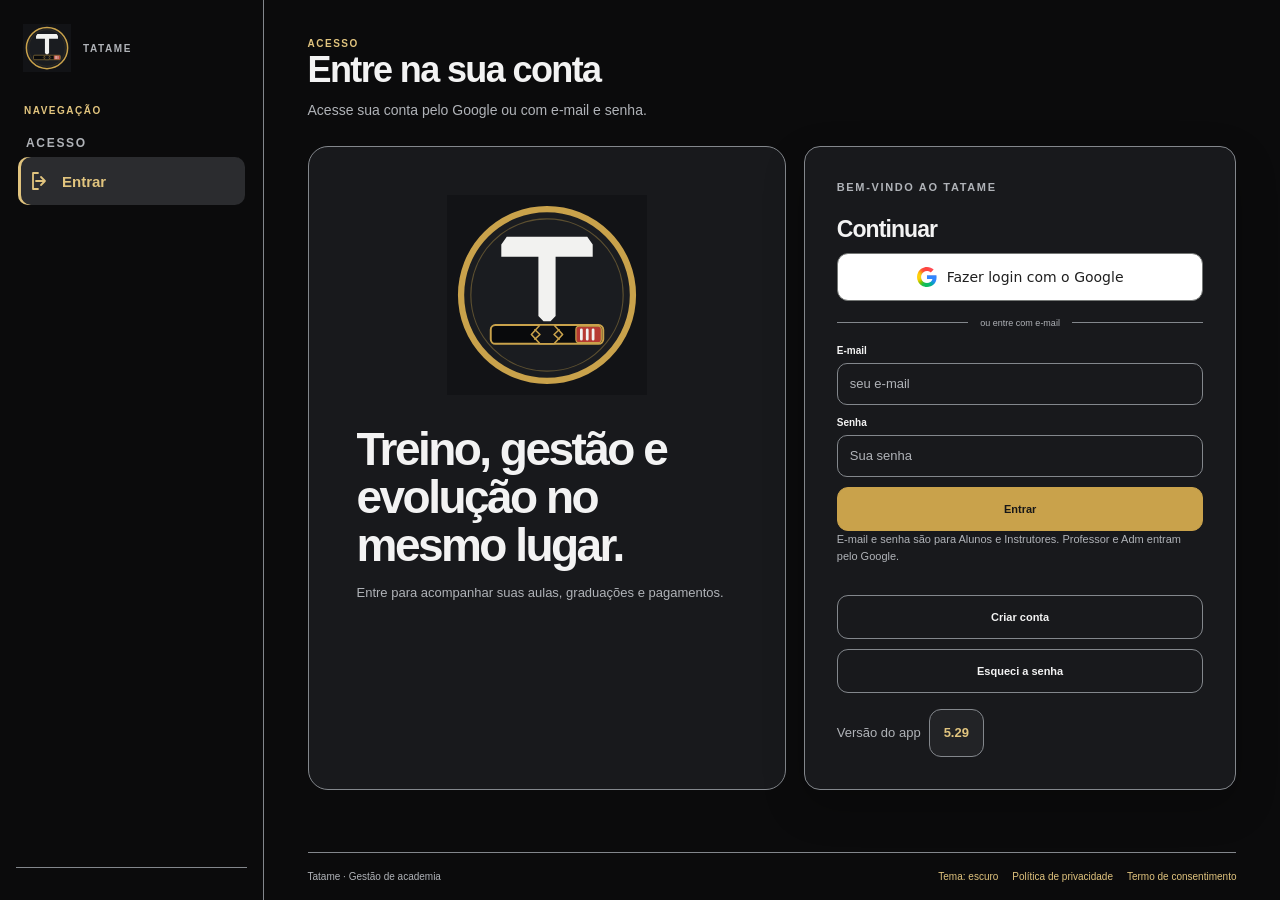
<file: index.html>
<!doctype html>
<html lang="pt-BR">
<head>
  <meta charset="utf-8">
  <meta name="viewport" content="width=device-width, initial-scale=1, viewport-fit=cover">
  <meta name="theme-color" content="#0b0b0c">
  <meta name="apple-mobile-web-app-capable" content="yes">
  <meta name="apple-mobile-web-app-status-bar-style" content="black">
  <meta name="apple-mobile-web-app-title" content="Tatame">
  <title>Tatame | Gestão de academia</title>
  <link rel="manifest" href="manifest.webmanifest">
  <link rel="apple-touch-icon" sizes="180x180" href="assets/logos/apple-touch-icon.png">
  <link rel="apple-touch-icon" sizes="512x512" href="assets/logos/tatame-icone-escudo-512.png">
  <link rel="stylesheet" href="css/app.css">
  <script src="js/vendor/supabase-2.49.8.js" defer></script>
  <script src="js/config.js" defer></script>
  <script src="js/exportar.js" defer></script>
  <script src="js/app.js" defer></script>
  <script src="js/offline.js" defer></script>
  <script>
    if ("serviceWorker" in navigator) {
      const hadServiceWorkerController = Boolean(navigator.serviceWorker.controller);
      let refreshingForServiceWorker = false;
      window.__tatameUpdatingApp = false;
      navigator.serviceWorker.addEventListener("controllerchange", () => {
        if (!hadServiceWorkerController || refreshingForServiceWorker || window.__tatameUpdatingApp) return;
        refreshingForServiceWorker = true;
        window.location.reload();
      });
      window.addEventListener("load", () => {
        navigator.serviceWorker.register("./sw.js").catch((error) => {
          console.warn("Não foi possível registrar o service worker.", error);
        });
      }, { once: true });
    }
  </script>
</head>
<body class="tatame-app" data-theme="dark">
  <div class="notice notice--info" id="offline-notice" role="status" aria-live="polite" hidden>
    Você está offline. Algumas funções podem não estar disponíveis.
  </div>
  <div class="app-frame">
    <aside class="app-sidebar" id="app-sidebar" aria-label="Navegação do Tatame">
      <div class="sidebar-heading">
        <a class="brand-mark" href="index.html" aria-label="Tatame — início">
          <img src="assets/logos/tatame-icone-escudo.svg" alt="">
          <span class="brand-caption">TATAME</span>
        </a>
        <button class="icon-button sidebar-close" type="button" data-close-sidebar aria-label="Fechar navegação">×</button>
      </div>
      <div class="sidebar-intro">
        <span class="eyebrow">NAVEGAÇÃO</span>
      </div>
      <nav class="screen-navigation" id="screen-navigation" aria-label="Telas por perfil"></nav>
      <div class="sidebar-footer">
        <button class="sidebar-profile-button" type="button" data-open-user-panel aria-haspopup="dialog" aria-controls="user-panel" hidden>
          <span class="sidebar-profile-avatar" aria-hidden="true"><img src="assets/avatars/avatar-masculino.jpg" alt=""></span>
          <span class="sidebar-profile-copy"><strong id="sidebar-profile-name">Conta</strong><small id="sidebar-profile-role">Perfil</small></span>
          <span class="sidebar-profile-arrow" aria-hidden="true">↗</span>
        </button>
      </div>
    </aside>

    <button class="sidebar-backdrop" id="sidebar-backdrop" type="button" aria-label="Fechar menu"></button>

    <main class="app-main">
      <header class="app-header">
        <div class="header-context">
          <button class="icon-button mobile-menu-button" id="mobile-menu-button" type="button" aria-label="Abrir navegação" aria-expanded="false" aria-controls="app-sidebar">
            <svg viewBox="0 0 24 24" fill="none" stroke="currentColor" stroke-width="1.8" stroke-linecap="round" aria-hidden="true"><path d="M4 7h16M4 12h16M4 17h16"/></svg>
          </button>
          <img class="mobile-header-logo" src="assets/logos/tatame-icone-escudo.svg" alt="">
          <div class="header-titles">
            <span class="eyebrow">TATAME</span>
            <h1 id="current-screen-title">Acesso</h1>
          </div>
        </div>
        <div class="header-actions">
          <button class="icon-button notification-button" id="notification-button" type="button" aria-label="Notificações" aria-expanded="false" aria-haspopup="dialog" aria-controls="notifications-dialog" hidden>
            <svg viewBox="0 0 24 24" fill="none" stroke="currentColor" stroke-width="1.8" stroke-linecap="round" stroke-linejoin="round" aria-hidden="true"><path d="M18 8a6 6 0 0 0-12 0c0 7-3 7-3 9h18c0-2-3-2-3-9"/><path d="M10 21h4"/></svg>
            <span class="notification-badge" id="notification-badge" aria-hidden="true" hidden></span>
          </button>
          <button class="profile-button" id="profile-button" type="button" data-open-user-panel aria-label="Abrir painel do usuário" aria-haspopup="dialog" aria-controls="user-panel" hidden>
            <span class="profile-orb" id="profile-button-avatar" aria-hidden="true"><img src="assets/avatars/avatar-masculino.jpg" alt=""></span>
            <span class="profile-button-copy"><strong>Visualizar perfil</strong><small>Sem sessão ativa</small></span>
            <span class="chevron" aria-hidden="true">⌄</span>
          </button>
        </div>
      </header>

      <section class="screen-content" id="screen-content" aria-live="polite" aria-relevant="additions text">
        <p class="loading-note">Carregando o Tatame…</p>
      </section>

      <footer class="app-footer">
        <span>Tatame · Gestão de academia</span>
        <span class="app-footer-links">
          <button class="text-link" type="button" data-theme-toggle aria-pressed="false">Tema: escuro</button>
          <a class="text-link" href="privacidade.html" data-open-privacy>Política de privacidade</a>
          <button class="text-link" type="button" data-open-terms>Termo de consentimento</button>
        </span>
      </footer>
    </main>
  </div>

  <nav class="mobile-navigation" id="mobile-navigation" aria-label="Atalhos da conta"></nav>

  <dialog class="notifications-dialog" id="notifications-dialog" aria-labelledby="notifications-title">
    <div class="notifications-heading">
      <div>
        <span class="eyebrow">AVISOS DO APP</span>
        <h2 id="notifications-title">Notificações</h2>
        <p>Mensagens e cobranças que precisam da sua atenção.</p>
      </div>
      <button class="icon-button" type="button" data-close-notifications aria-label="Fechar notificações">×</button>
    </div>
    <div class="notifications-list" id="notifications-list" aria-live="polite" aria-relevant="additions text"></div>
  </dialog>

  <dialog class="user-panel" id="user-panel" aria-labelledby="user-panel-title">
    <div class="user-panel-heading">
      <div>
        <span class="eyebrow">CONTA</span>
        <h2 id="user-panel-title">Sua conta</h2>
        <p>Seu perfil, preferências e acesso em um só lugar.</p>
      </div>
      <button class="icon-button" type="button" data-close-user-panel aria-label="Fechar painel do usuário">×</button>
    </div>
    <div class="user-panel-profile">
      <span class="user-panel-avatar" id="user-panel-avatar" aria-hidden="true"><img id="user-panel-profile-photo" src="assets/avatars/avatar-masculino.jpg" alt=""></span>
      <div class="user-panel-profile-copy">
        <strong id="user-panel-profile-name">Sem sessão ativa</strong>
        <small id="user-panel-profile-role">Perfil</small>
        <small class="user-panel-profile-academy" id="user-panel-profile-academy" hidden>Sem academia vinculada<img class="user-panel-academy-photo" id="user-panel-academy-photo" alt="" hidden></small>
      </div>
    </div>
    <div class="user-panel-links" aria-label="Perfil e aparência" role="group">
      <h3 class="user-panel-group-title">Perfil e aparência</h3>
      <button class="user-panel-link" type="button" data-screen-target="user-settings">
        <span class="user-panel-icon" aria-hidden="true"><svg viewBox="0 0 24 24" fill="none" stroke="currentColor" stroke-width="1.8" stroke-linecap="round" stroke-linejoin="round"><path d="M4 7h16M4 17h16"/><circle cx="9" cy="7" r="2"/><circle cx="15" cy="17" r="2"/></svg></span><span><strong>Dados e foto do perfil</strong><small>Gerencie seus dados e preferências</small></span><span aria-hidden="true">›</span>
      </button>
      <button class="user-panel-theme" type="button" data-theme-toggle aria-pressed="false">Tema: escuro</button>
    </div>
    <div class="user-panel-links" aria-label="Ajuda" role="group">
      <h3 class="user-panel-group-title">Ajuda e suporte</h3>
      <details class="user-panel-tutorial" id="user-panel-tutorial" hidden>
        <summary class="user-panel-link">
          <span class="user-panel-icon" aria-hidden="true"><svg viewBox="0 0 24 24" fill="none" stroke="currentColor" stroke-width="1.8" stroke-linecap="round" stroke-linejoin="round"><circle cx="12" cy="12" r="9"/><path d="M9.5 9a2.5 2.5 0 0 1 5 0c0 2-2.5 2-2.5 4M12 17h.01"/></svg></span>
          <span><strong>Tutoriais por tópico</strong><small>Escolha o que deseja consultar</small></span>
          <span aria-hidden="true">⌄</span>
        </summary>
        <div class="user-panel-tutorial-topics" id="user-panel-tutorial-topics"></div>
      </details>
      <a class="user-panel-link" href="privacidade.html" data-open-privacy>
        <span class="user-panel-icon" aria-hidden="true"><svg viewBox="0 0 24 24" fill="none" stroke="currentColor" stroke-width="1.8" stroke-linecap="round" stroke-linejoin="round"><path d="M12 3 4 6v5c0 5 3.5 8.5 8 10 4.5-1.5 8-5 8-10V6l-8-3Z"/><path d="M9 12l2 2 4-4"/></svg></span>
        <span><strong>Política de privacidade</strong><small>Como seus dados são tratados</small></span>
        <span aria-hidden="true">›</span>
      </a>
    </div>
    <div class="user-panel-links" id="daily-authorization-panel" aria-label="Diárias avulsas" role="group" hidden>
      <h3 class="user-panel-group-title">Diárias avulsas</h3>
      <details class="user-panel-tutorial">
        <summary class="user-panel-link">
          <span class="user-panel-icon" aria-hidden="true"><svg viewBox="0 0 24 24" fill="none" stroke="currentColor" stroke-width="1.8" stroke-linecap="round" stroke-linejoin="round"><rect x="4" y="5" width="16" height="15" rx="2"/><path d="M8 3v4M16 3v4M4 10h16M9 15h6"/></svg></span>
          <span><strong>Autorização de diárias</strong><small>Gerencie o registro de diárias avulsas</small></span>
          <span aria-hidden="true">⌄</span>
        </summary>
        <div class="user-panel-action">
          <p>Para ajudar no seu controle, o Tatame pode guardar os valores recebidos em diárias, sem identificar visitantes. Você decide se quer usar essa função e pode retirar sua autorização no painel da conta.</p>
          <p>As diárias ficam salvas até você excluí-las, retirar a autorização ou ter a conta desativada. Ao retirar a autorização, todas são excluídas e não retornam se você autorizar novamente.</p>
          <p id="daily-authorization-description" role="status" aria-live="polite">Consultando autorização...</p>
          <label class="profile-onboarding-option"><input type="checkbox" data-daily-authorization aria-describedby="daily-authorization-description daily-authorization-error daily-authorization-status" disabled><span data-action-label>Autorizo o registro de diárias avulsas</span></label>
          <button class="button button--quiet button--action" type="button" data-daily-retry aria-describedby="daily-authorization-error daily-authorization-status" hidden><span data-action-label>Tentar consultar novamente</span></button>
          <div id="daily-revoke-confirmation" hidden>
            <p>Ao retirar a autorização, todas as diárias registradas serão excluídas permanentemente. Uma nova autorização não recupera esses lançamentos.</p>
            <button class="button button--danger button--action" type="button" data-confirm-daily-revoke aria-describedby="daily-authorization-error daily-authorization-status"><span data-action-label>Confirmar exclusão das diárias</span></button>
            <button class="button button--quiet" type="button" data-cancel-daily-revoke>Cancelar</button>
          </div>
          <p class="login-action-error" id="daily-authorization-error" role="alert"></p>
          <p class="field-help" id="daily-authorization-status" role="status" aria-live="polite"></p>
        </div>
      </details>
    </div>
    <details class="user-panel-diagnostics" id="user-diagnostics" hidden>
      <summary><span class="diagnostics-chevron" aria-hidden="true">▸</span> Diagnósticos</summary>
      <p>Somente tipos de erro e horários desta sessão, sem dados pessoais.</p>
      <p id="diagnostics-version"></p>
      <ul id="diagnostics-list"><li>Nenhum erro registrado nesta sessão.</li></ul>
    </details>
    <div class="user-panel-links" aria-label="Aplicativo" role="group">
      <h3 class="user-panel-group-title">Aplicativo</h3>
      <div class="user-panel-action">
        <p>Verifique se há uma nova versão do Tatame.</p>
        <div class="user-panel-version" role="group" aria-label="Versão instalada">
          <span>Versão instalada</span>
          <span class="version-badge" id="user-panel-app-version"></span>
        </div>
        <p class="app-update-available" id="app-update-available" role="status" aria-live="polite" hidden>
          <span aria-hidden="true">↻</span>
          <span><strong>Atualização disponível.</strong> Toque em “Atualizar app” para instalar.</span>
        </p>
        <button class="button button--quiet button--action" type="button" data-app-update aria-describedby="app-update-error app-update-status"><span data-action-label>Atualizar app</span></button>
        <p class="login-action-error" id="app-update-error" role="alert"></p>
        <p class="field-help" id="app-update-status" role="status" aria-live="polite"></p>
      </div>
    </div>
    <div class="user-panel-links" aria-label="Sessão" role="group">
      <h3 class="user-panel-group-title">Sessão</h3>
      <div class="user-panel-action" id="real-session" hidden>
        <p>Você está conectado como<br><strong id="real-session-email"></strong></p>
        <button class="button button--quiet button--action" type="button" data-real-signout aria-describedby="real-signout-error"><span data-action-label>Sair da conta</span></button>
        <p class="login-action-error" id="real-signout-error" role="alert"></p>
        <p class="field-help" id="real-signout-status" role="status" aria-live="polite"></p>
      </div>
    </div>
    <details class="user-panel-risk" hidden>
      <summary>
        <span class="user-panel-risk-icon" aria-hidden="true">
          <svg viewBox="0 0 24 24" fill="none" stroke="currentColor" stroke-width="1.8" stroke-linecap="round" stroke-linejoin="round"><path d="M12 3 2.8 19a1.4 1.4 0 0 0 1.2 2h16a1.4 1.4 0 0 0 1.2-2L12 3Z"/><path d="M12 9v4m0 3h.01"/></svg>
        </span>
        <span class="user-panel-risk-title">
          <strong>Zona de perigo</strong>
          <small>Exclusão permanente de conta</small>
        </span>
        <span class="user-panel-risk-chevron" aria-hidden="true">⌄</span>
      </summary>
      <div class="user-panel-risk-content">
        <p>Excluir a conta remove seus dados próprios e encerra o acesso. A ação não pode ser desfeita.</p>
        <p>Vínculos e registros compartilhados são preservados. Se houver dados que impeçam uma exclusão segura, a solicitação será bloqueada.</p>
        <p class="user-panel-risk-availability" id="account-delete-availability">A exclusão está disponível apenas para contas de aluno e instrutor.</p>
        <button class="button button--danger button--action user-panel-delete-trigger" type="button" data-open-account-delete hidden>
          <span data-action-label>Excluir minha conta</span>
        </button>
        <div class="user-panel-risk-confirmation" id="account-delete-confirmation" hidden>
          <p><strong>Confirme a exclusão</strong><br>Digite <strong>EXCLUIR</strong> para continuar. Registros que precisem ser preservados podem impedir a conclusão.</p>
          <label class="field" for="account-delete-confirmation-text">
            Digite EXCLUIR
            <input id="account-delete-confirmation-text" type="text" autocomplete="off" autocapitalize="characters" spellcheck="false">
          </label>
          <div class="user-panel-risk-actions">
            <button class="button button--danger button--action" id="account-delete-submit" type="button" data-confirm-account-delete aria-describedby="account-delete-error account-delete-status" disabled>
              <span data-action-label>Confirmar exclusão</span>
            </button>
            <button class="button button--quiet" type="button" data-cancel-account-delete>Cancelar</button>
          </div>
          <p class="login-action-error" id="account-delete-error" role="alert"></p>
          <p class="field-help" id="account-delete-status" role="status" aria-live="polite"></p>
        </div>
      </div>
    </details>
  </dialog>

  <dialog class="photo-dialog" id="profile-onboarding" aria-labelledby="profile-onboarding-title" aria-describedby="profile-onboarding-copy">
    <div class="dialog-heading">
      <div>
        <span class="eyebrow">PERFIL</span>
        <h2 id="profile-onboarding-title">Foto e idade</h2>
      </div>
    </div>
    <div id="profile-onboarding-content"></div>
  </dialog>

  <dialog class="photo-crop-dialog" id="photo-crop-dialog" aria-labelledby="photo-crop-title" aria-describedby="photo-crop-instructions">
    <div class="dialog-heading">
      <div>
        <span class="eyebrow">FOTO</span>
        <h2 id="photo-crop-title">Ajustar enquadramento</h2>
      </div>
      <button class="icon-button" type="button" data-photo-crop-cancel aria-label="Cancelar ajuste da foto">×</button>
    </div>
    <div class="photo-crop-stage" id="photo-crop-stage" role="group" tabindex="0" aria-label="Área de enquadramento da foto">
      <img id="photo-crop-image" alt="Prévia da foto selecionada">
    </div>
    <p class="photo-crop-instructions" id="photo-crop-instructions">Arraste a foto para escolher a região. Com a área focada, use as setas ou os botões direcionais; ajuste o zoom no controle. A foto só será enviada depois da confirmação.</p>
    <div class="photo-crop-controls">
      <div class="photo-crop-zoom">
        <label for="photo-crop-zoom">Zoom <output id="photo-crop-zoom-value" for="photo-crop-zoom">100%</output></label>
        <input id="photo-crop-zoom" type="range" min="1" max="3" step="0.01" value="1" aria-valuetext="Zoom 100%" disabled>
      </div>
      <div class="photo-crop-nudges" role="group" aria-label="Mover enquadramento">
        <button class="icon-button photo-crop-up" type="button" data-photo-crop-move="up" aria-label="Mover foto para cima" disabled>↑</button>
        <button class="icon-button photo-crop-left" type="button" data-photo-crop-move="left" aria-label="Mover foto para a esquerda" disabled>←</button>
        <button class="icon-button photo-crop-right" type="button" data-photo-crop-move="right" aria-label="Mover foto para a direita" disabled>→</button>
        <button class="icon-button photo-crop-down" type="button" data-photo-crop-move="down" aria-label="Mover foto para baixo" disabled>↓</button>
      </div>
    </div>
    <p class="photo-crop-error" id="photo-crop-error" role="alert" aria-live="assertive" aria-atomic="true"></p>
    <p class="photo-crop-status" id="photo-crop-status" role="status" aria-live="polite" aria-atomic="true"></p>
    <div class="photo-crop-actions">
      <button class="button button--quiet" type="button" data-photo-crop-cancel>Cancelar</button>
      <button class="button button--primary button--action" type="button" id="photo-crop-confirm" data-photo-crop-confirm aria-describedby="photo-crop-error photo-crop-status" disabled>
        <span data-action-label>Usar enquadramento</span>
      </button>
    </div>
  </dialog>

  <dialog class="privacy-dialog" id="privacy-modal" aria-labelledby="privacy-modal-title">
    <div class="dialog-heading">
      <div>
        <span class="eyebrow">PRIVACIDADE</span>
        <h2 id="privacy-modal-title">Privacidade e consentimento</h2>
      </div>
      <button class="icon-button" type="button" data-close-dialog aria-label="Fechar">×</button>
    </div>
    <div id="privacy-modal-content"></div>
    <a class="text-link" href="privacidade.html">Abrir página independente de privacidade <span aria-hidden="true">↗</span></a>
  </dialog>

  <dialog class="privacy-dialog" id="terms-modal" aria-labelledby="terms-modal-title">
    <div class="dialog-heading">
      <div>
        <span class="eyebrow">TERMO</span>
        <h2 id="terms-modal-title">Termo de consentimento</h2>
      </div>
      <button class="icon-button" type="button" data-close-dialog aria-label="Fechar">×</button>
    </div>
    <p class="notice notice--pending">Texto em elaboração.</p>
  </dialog>

  <dialog class="tutorial-dialog" id="tutorial-modal" role="dialog" aria-modal="true" aria-labelledby="tutorial-title" aria-describedby="tutorial-copy">
    <div class="tutorial-heading">
      <div>
        <span class="eyebrow" id="tutorial-progress"></span>
        <h2 id="tutorial-title">Tutorial</h2>
      </div>
      <button class="icon-button" type="button" data-tutorial-close aria-label="Fechar tutorial">×</button>
    </div>
    <div class="tutorial-illustration" id="tutorial-illustration"></div>
    <p id="tutorial-copy"></p>
    <div class="tutorial-actions">
      <button class="button button--primary" type="button" data-tutorial-close>Entendi</button>
    </div>
  </dialog>

  <div class="toast-region" id="toast-region" role="status" aria-live="polite"></div>
</body>
</html>
</file>
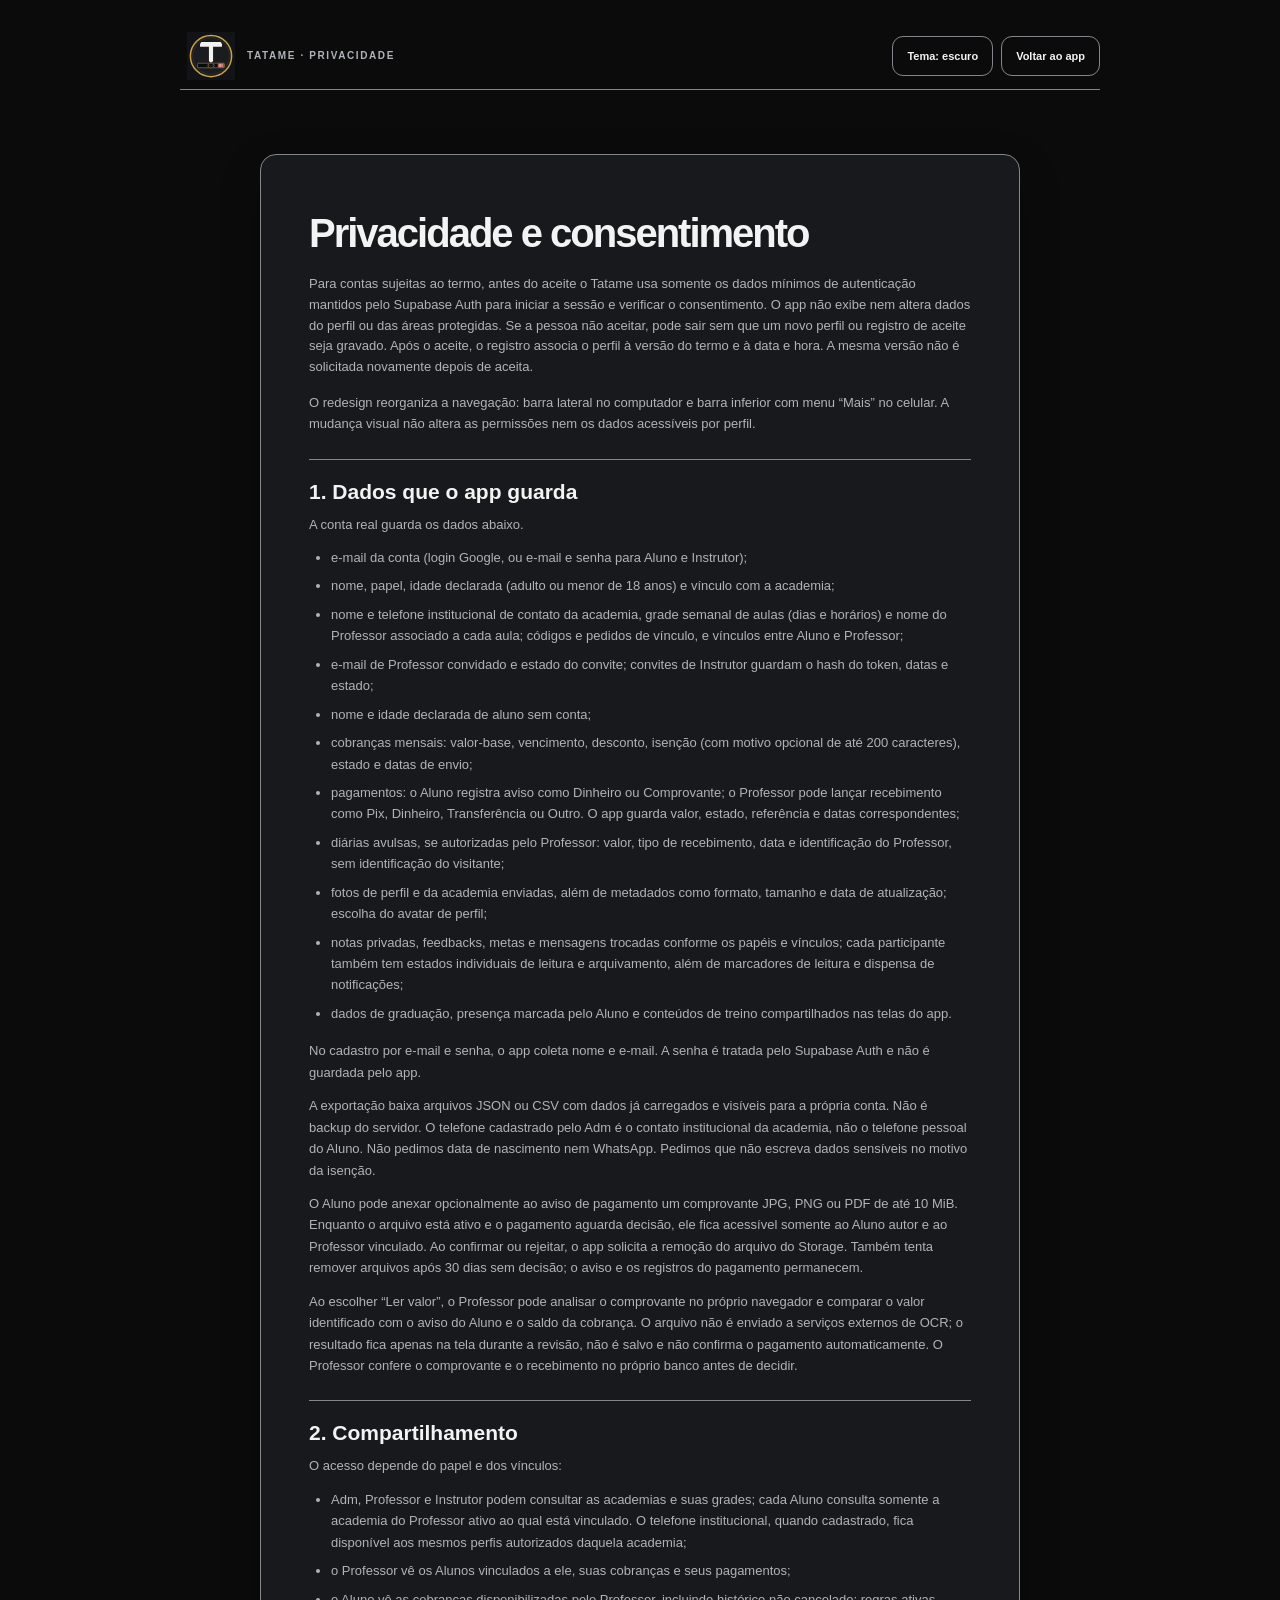
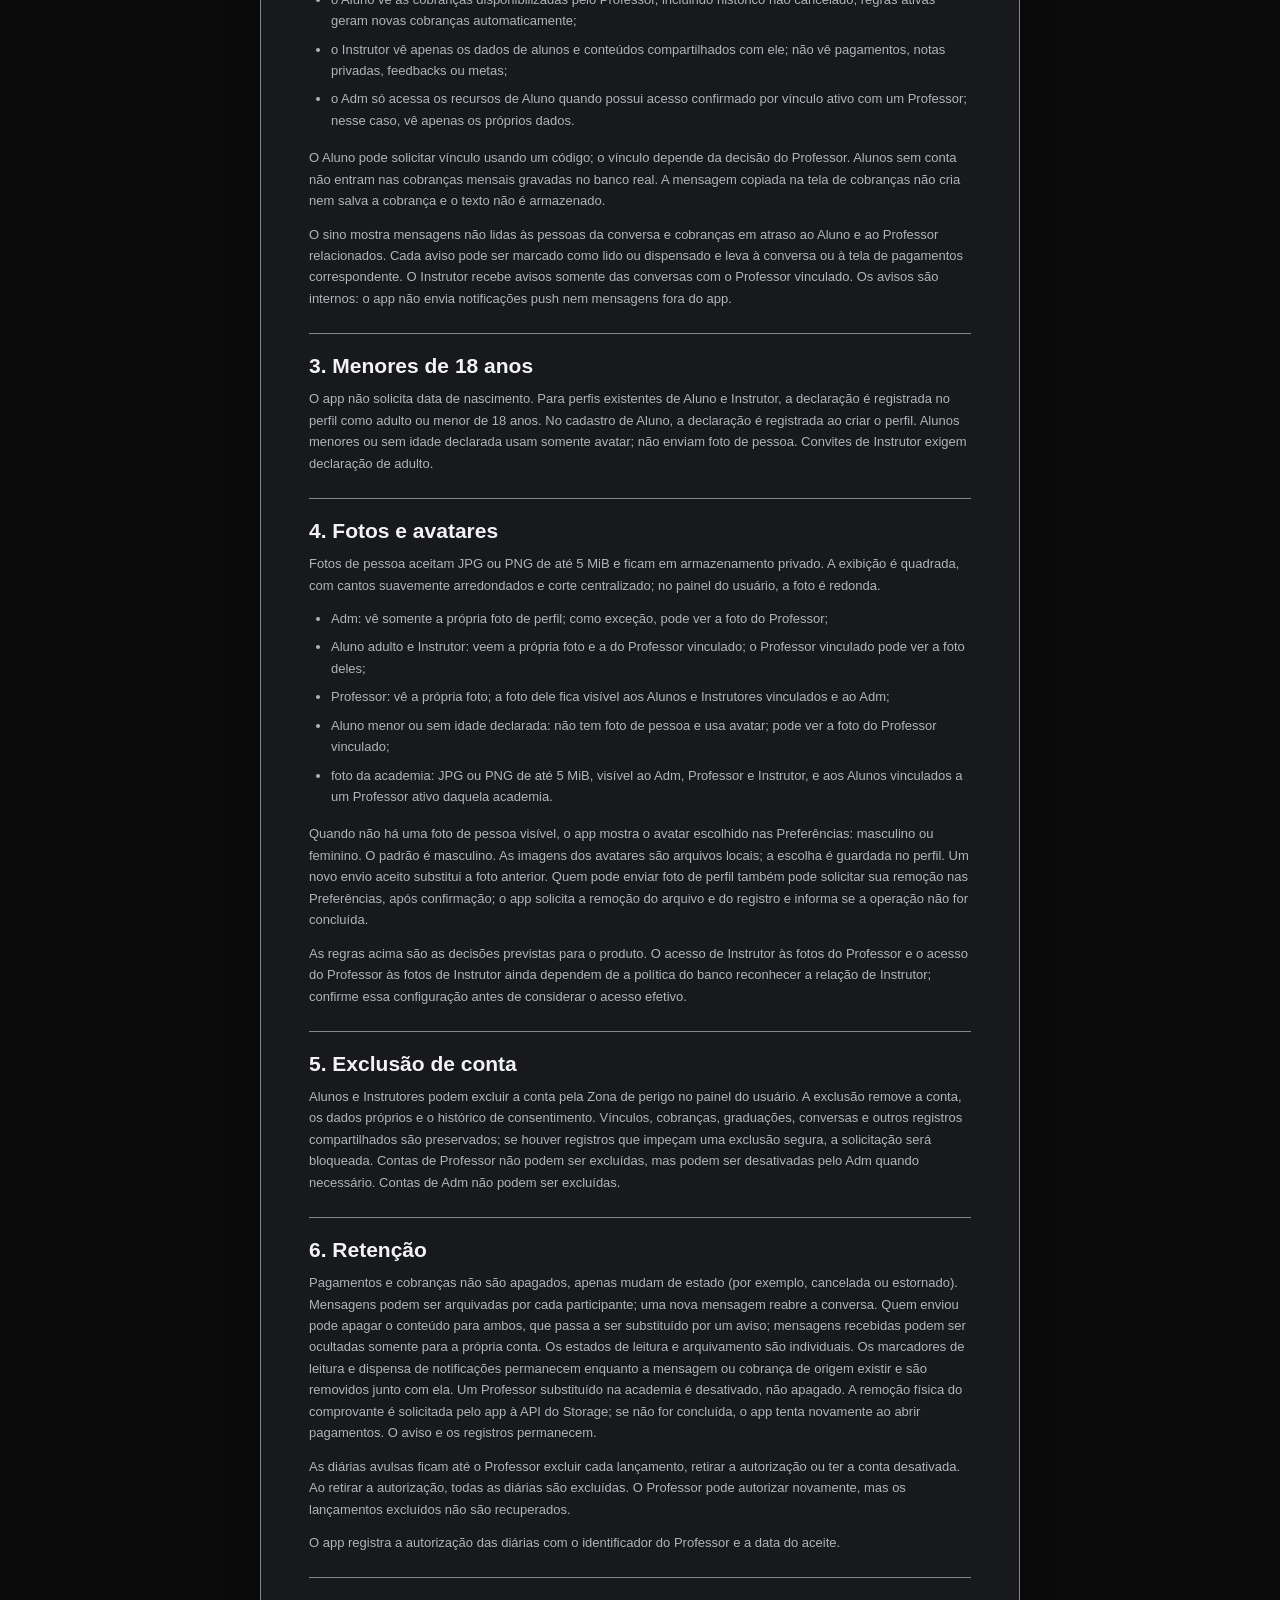
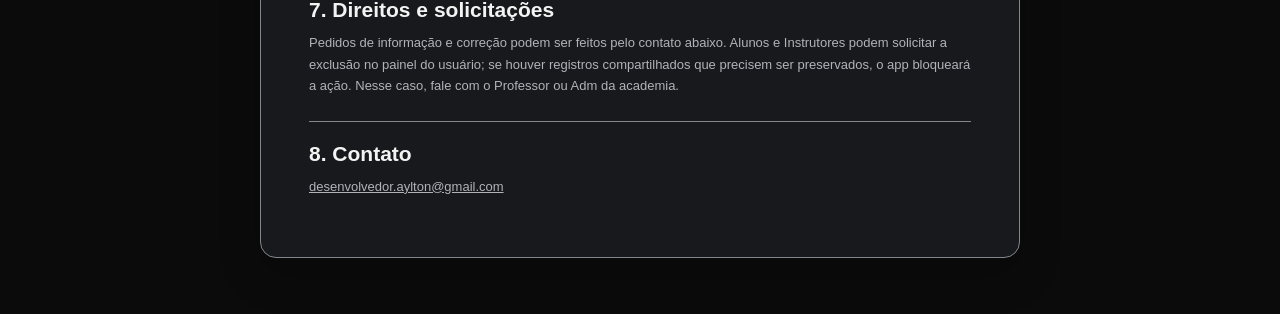
<file: privacidade.html>
<!doctype html>
<html lang="pt-BR">
<head>
  <meta charset="utf-8">
  <meta name="viewport" content="width=device-width, initial-scale=1, viewport-fit=cover">
  <meta name="theme-color" content="#0b0b0c">
  <title>Privacidade | Tatame</title>
  <link rel="apple-touch-icon" sizes="512x512" href="assets/logos/tatame-icone-escudo-512.png">
  <link rel="stylesheet" href="css/app.css">
</head>
<body class="tatame-app" data-theme="dark">
  <main class="privacy-page">
    <header class="privacy-page-header">
      <a class="brand-mark" href="index.html" aria-label="Voltar ao app Tatame">
        <img src="assets/logos/tatame-icone-escudo.svg" alt="">
        <span class="brand-caption">TATAME · PRIVACIDADE</span>
      </a>
      <div class="privacy-page-actions">
        <button class="button button--quiet" id="privacy-theme-toggle" type="button" aria-pressed="false">Tema: escuro</button>
        <a class="button button--quiet" href="index.html">Voltar ao app</a>
      </div>
    </header>
    <article class="panel-card privacy-page-card">
      <h1>Privacidade e consentimento</h1>
      <div class="privacy-draft-content">
        <p class="panel-copy">Para contas sujeitas ao termo, antes do aceite o Tatame usa somente os dados mínimos de autenticação mantidos pelo Supabase Auth para iniciar a sessão e verificar o consentimento. O app não exibe nem altera dados do perfil ou das áreas protegidas. Se a pessoa não aceitar, pode sair sem que um novo perfil ou registro de aceite seja gravado. Após o aceite, o registro associa o perfil à versão do termo e à data e hora. A mesma versão não é solicitada novamente depois de aceita.</p>
        <p class="panel-copy">O redesign reorganiza a navegação: barra lateral no computador e barra inferior com menu “Mais” no celular. A mudança visual não altera as permissões nem os dados acessíveis por perfil.</p>

        <section class="privacy-draft-section">
          <h2>1. Dados que o app guarda</h2>
          <p>A conta real guarda os dados abaixo.</p>
          <ul>
            <li>e-mail da conta (login Google, ou e-mail e senha para Aluno e Instrutor);</li>
            <li>nome, papel, idade declarada (adulto ou menor de 18 anos) e vínculo com a academia;</li>
            <li>nome e telefone institucional de contato da academia, grade semanal de aulas (dias e horários) e nome do Professor associado a cada aula; códigos e pedidos de vínculo, e vínculos entre Aluno e Professor;</li>
            <li>e-mail de Professor convidado e estado do convite; convites de Instrutor guardam o hash do token, datas e estado;</li>
            <li>nome e idade declarada de aluno sem conta;</li>
            <li>cobranças mensais: valor-base, vencimento, desconto, isenção (com motivo opcional de até 200 caracteres), estado e datas de envio;</li>
            <li>pagamentos: o Aluno registra aviso como Dinheiro ou Comprovante; o Professor pode lançar recebimento como Pix, Dinheiro, Transferência ou Outro. O app guarda valor, estado, referência e datas correspondentes;</li>
            <li>diárias avulsas, se autorizadas pelo Professor: valor, tipo de recebimento, data e identificação do Professor, sem identificação do visitante;</li>
            <li>fotos de perfil e da academia enviadas, além de metadados como formato, tamanho e data de atualização; escolha do avatar de perfil;</li>
            <li>notas privadas, feedbacks, metas e mensagens trocadas conforme os papéis e vínculos; cada participante também tem estados individuais de leitura e arquivamento, além de marcadores de leitura e dispensa de notificações;</li>
            <li>dados de graduação, presença marcada pelo Aluno e conteúdos de treino compartilhados nas telas do app.</li>
          </ul>
          <p>No cadastro por e-mail e senha, o app coleta nome e e-mail. A senha é tratada pelo Supabase Auth e não é guardada pelo app.</p>
          <p>A exportação baixa arquivos JSON ou CSV com dados já carregados e visíveis para a própria conta. Não é backup do servidor. O telefone cadastrado pelo Adm é o contato institucional da academia, não o telefone pessoal do Aluno. Não pedimos data de nascimento nem WhatsApp. Pedimos que não escreva dados sensíveis no motivo da isenção.</p>
          <p>O Aluno pode anexar opcionalmente ao aviso de pagamento um comprovante JPG, PNG ou PDF de até 10 MiB. Enquanto o arquivo está ativo e o pagamento aguarda decisão, ele fica acessível somente ao Aluno autor e ao Professor vinculado. Ao confirmar ou rejeitar, o app solicita a remoção do arquivo do Storage. Também tenta remover arquivos após 30 dias sem decisão; o aviso e os registros do pagamento permanecem.</p>
          <p>Ao escolher “Ler valor”, o Professor pode analisar o comprovante no próprio navegador e comparar o valor identificado com o aviso do Aluno e o saldo da cobrança. O arquivo não é enviado a serviços externos de OCR; o resultado fica apenas na tela durante a revisão, não é salvo e não confirma o pagamento automaticamente. O Professor confere o comprovante e o recebimento no próprio banco antes de decidir.</p>
        </section>

        <section class="privacy-draft-section">
          <h2>2. Compartilhamento</h2>
          <p>O acesso depende do papel e dos vínculos:</p>
          <ul>
            <li>Adm, Professor e Instrutor podem consultar as academias e suas grades; cada Aluno consulta somente a academia do Professor ativo ao qual está vinculado. O telefone institucional, quando cadastrado, fica disponível aos mesmos perfis autorizados daquela academia;</li>
            <li>o Professor vê os Alunos vinculados a ele, suas cobranças e seus pagamentos;</li>
            <li>o Aluno vê as cobranças disponibilizadas pelo Professor, incluindo histórico não cancelado; regras ativas geram novas cobranças automaticamente;</li>
            <li>o Instrutor vê apenas os dados de alunos e conteúdos compartilhados com ele; não vê pagamentos, notas privadas, feedbacks ou metas;</li>
            <li>o Adm só acessa os recursos de Aluno quando possui acesso confirmado por vínculo ativo com um Professor; nesse caso, vê apenas os próprios dados.</li>
          </ul>
          <p>O Aluno pode solicitar vínculo usando um código; o vínculo depende da decisão do Professor. Alunos sem conta não entram nas cobranças mensais gravadas no banco real. A mensagem copiada na tela de cobranças não cria nem salva a cobrança e o texto não é armazenado.</p>
          <p>O sino mostra mensagens não lidas às pessoas da conversa e cobranças em atraso ao Aluno e ao Professor relacionados. Cada aviso pode ser marcado como lido ou dispensado e leva à conversa ou à tela de pagamentos correspondente. O Instrutor recebe avisos somente das conversas com o Professor vinculado. Os avisos são internos: o app não envia notificações push nem mensagens fora do app.</p>
        </section>

        <section class="privacy-draft-section">
          <h2>3. Menores de 18 anos</h2>
          <p>O app não solicita data de nascimento. Para perfis existentes de Aluno e Instrutor, a declaração é registrada no perfil como adulto ou menor de 18 anos. No cadastro de Aluno, a declaração é registrada ao criar o perfil. Alunos menores ou sem idade declarada usam somente avatar; não enviam foto de pessoa. Convites de Instrutor exigem declaração de adulto.</p>
        </section>

        <section class="privacy-draft-section">
          <h2>4. Fotos e avatares</h2>
          <p>Fotos de pessoa aceitam JPG ou PNG de até 5 MiB e ficam em armazenamento privado. A exibição é quadrada, com cantos suavemente arredondados e corte centralizado; no painel do usuário, a foto é redonda.</p>
          <ul>
            <li>Adm: vê somente a própria foto de perfil; como exceção, pode ver a foto do Professor;</li>
            <li>Aluno adulto e Instrutor: veem a própria foto e a do Professor vinculado; o Professor vinculado pode ver a foto deles;</li>
            <li>Professor: vê a própria foto; a foto dele fica visível aos Alunos e Instrutores vinculados e ao Adm;</li>
            <li>Aluno menor ou sem idade declarada: não tem foto de pessoa e usa avatar; pode ver a foto do Professor vinculado;</li>
            <li>foto da academia: JPG ou PNG de até 5 MiB, visível ao Adm, Professor e Instrutor, e aos Alunos vinculados a um Professor ativo daquela academia.</li>
          </ul>
          <p>Quando não há uma foto de pessoa visível, o app mostra o avatar escolhido nas Preferências: masculino ou feminino. O padrão é masculino. As imagens dos avatares são arquivos locais; a escolha é guardada no perfil. Um novo envio aceito substitui a foto anterior. Quem pode enviar foto de perfil também pode solicitar sua remoção nas Preferências, após confirmação; o app solicita a remoção do arquivo e do registro e informa se a operação não for concluída.</p>
          <p>As regras acima são as decisões previstas para o produto. O acesso de Instrutor às fotos do Professor e o acesso do Professor às fotos de Instrutor ainda dependem de a política do banco reconhecer a relação de Instrutor; confirme essa configuração antes de considerar o acesso efetivo.</p>
        </section>

        <section class="privacy-draft-section">
          <h2>5. Exclusão de conta</h2>
          <p>Alunos e Instrutores podem excluir a conta pela Zona de perigo no painel do usuário. A exclusão remove a conta, os dados próprios e o histórico de consentimento. Vínculos, cobranças, graduações, conversas e outros registros compartilhados são preservados; se houver registros que impeçam uma exclusão segura, a solicitação será bloqueada. Contas de Professor não podem ser excluídas, mas podem ser desativadas pelo Adm quando necessário. Contas de Adm não podem ser excluídas.</p>
        </section>

        <section class="privacy-draft-section">
          <h2>6. Retenção</h2>
          <p>Pagamentos e cobranças não são apagados, apenas mudam de estado (por exemplo, cancelada ou estornado). Mensagens podem ser arquivadas por cada participante; uma nova mensagem reabre a conversa. Quem enviou pode apagar o conteúdo para ambos, que passa a ser substituído por um aviso; mensagens recebidas podem ser ocultadas somente para a própria conta. Os estados de leitura e arquivamento são individuais. Os marcadores de leitura e dispensa de notificações permanecem enquanto a mensagem ou cobrança de origem existir e são removidos junto com ela. Um Professor substituído na academia é desativado, não apagado. A remoção física do comprovante é solicitada pelo app à API do Storage; se não for concluída, o app tenta novamente ao abrir pagamentos. O aviso e os registros permanecem.</p>
          <p>As diárias avulsas ficam até o Professor excluir cada lançamento, retirar a autorização ou ter a conta desativada. Ao retirar a autorização, todas as diárias são excluídas. O Professor pode autorizar novamente, mas os lançamentos excluídos não são recuperados.</p>
          <p>O app registra a autorização das diárias com o identificador do Professor e a data do aceite.</p>
        </section>

        <section class="privacy-draft-section">
          <h2>7. Direitos e solicitações</h2>
          <p>Pedidos de informação e correção podem ser feitos pelo contato abaixo. Alunos e Instrutores podem solicitar a exclusão no painel do usuário; se houver registros compartilhados que precisem ser preservados, o app bloqueará a ação. Nesse caso, fale com o Professor ou Adm da academia.</p>
        </section>

        <section class="privacy-draft-section privacy-draft-contact">
          <h2>8. Contato</h2>
          <p><a href="mailto:desenvolvedor.aylton@gmail.com">desenvolvedor.aylton@gmail.com</a></p>
        </section>
      </div>
    </article>
  </main>
  <script>
    const themeToggle = document.querySelector("#privacy-theme-toggle");
    themeToggle.addEventListener("click", () => {
      const useLightTheme = document.body.dataset.theme !== "light";
      document.body.dataset.theme = useLightTheme ? "light" : "dark";
      themeToggle.setAttribute("aria-pressed", String(useLightTheme));
      themeToggle.textContent = `Tema: ${useLightTheme ? "claro" : "escuro"}`;
    });
  </script>
</body>
</html>
</file>
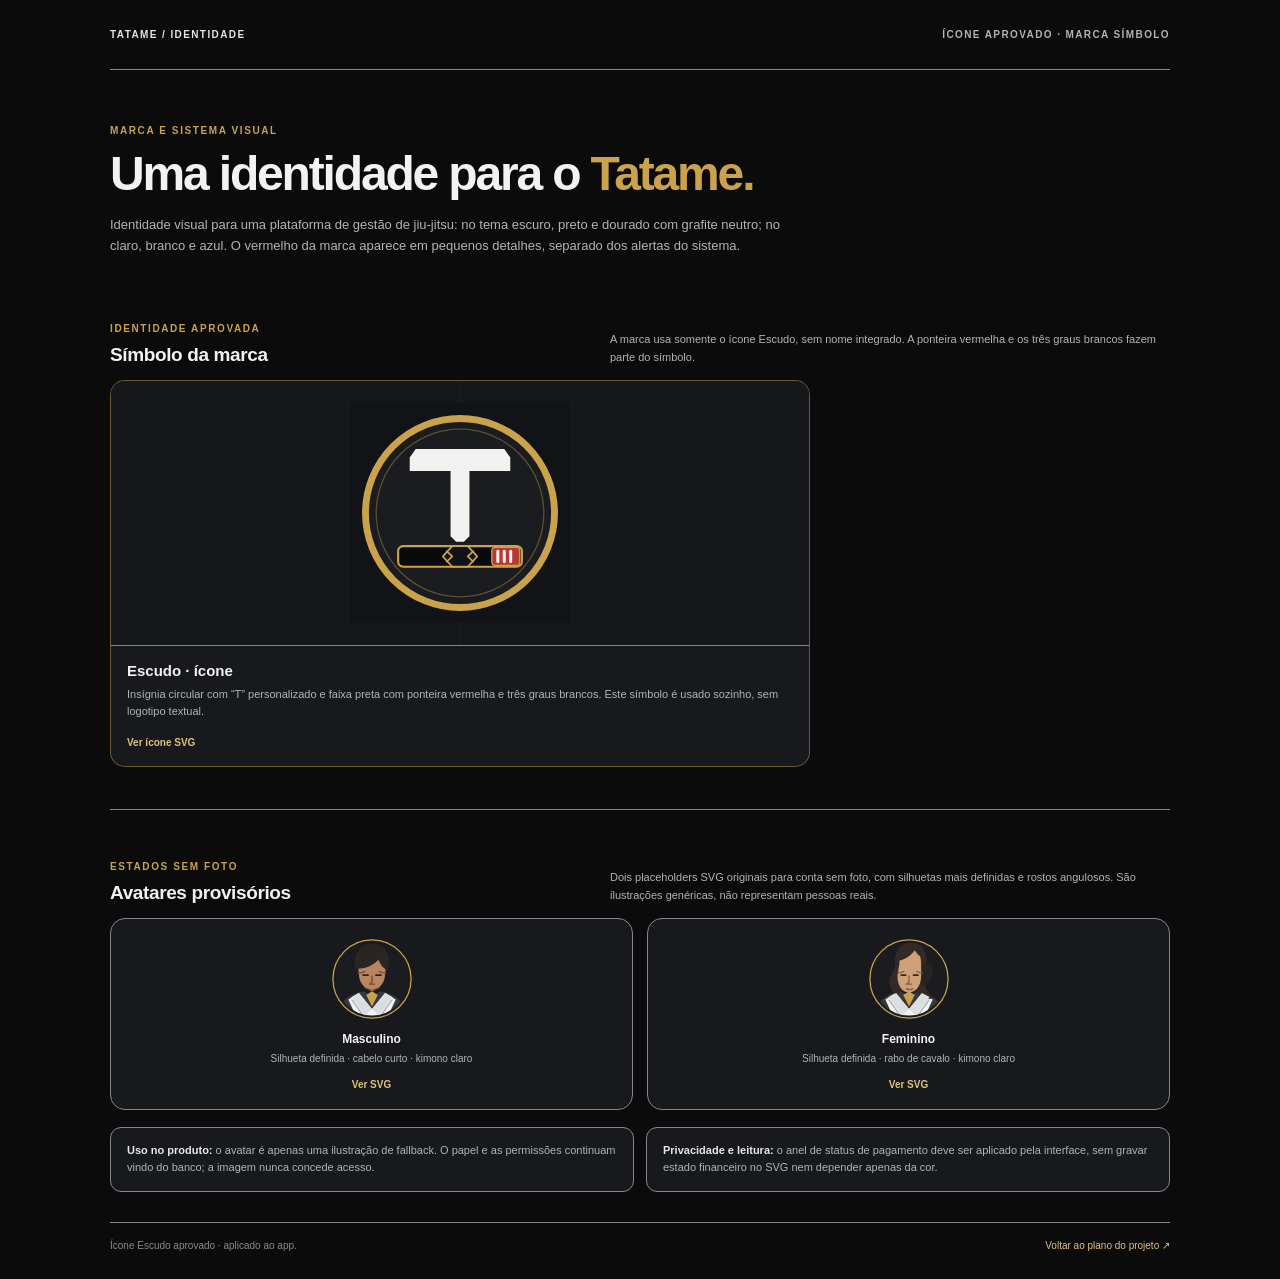
<file: assets/identidade.html>
<!doctype html>
<html lang="pt-BR">
<head>
  <meta charset="utf-8">
  <meta name="viewport" content="width=device-width, initial-scale=1">
  <meta name="theme-color" content="#0b0b0c">
  <title>Estudos de identidade | Tatame</title>
  <link rel="apple-touch-icon" sizes="512x512" href="logos/tatame-icone-escudo-512.png">
  <link rel="stylesheet" href="identidade.css">
</head>
<body>
  <main class="page">
    <header class="masthead">
      <a href="../README.md">TATAME <span aria-hidden="true">/</span> IDENTIDADE</a>
      <span>ÍCONE APROVADO · MARCA SÍMBOLO</span>
    </header>

    <section class="intro" aria-labelledby="page-title">
      <p class="eyebrow">MARCA E SISTEMA VISUAL</p>
      <h1 id="page-title">Uma identidade para o <span>Tatame.</span></h1>
      <p>Identidade visual para uma plataforma de gestão de jiu-jitsu: no tema escuro, preto e dourado com grafite neutro; no claro, branco e azul. O vermelho da marca aparece em pequenos detalhes, separado dos alertas do sistema.</p>
    </section>

    <section aria-labelledby="logos-title">
      <div class="section-heading">
        <div>
          <p class="eyebrow">IDENTIDADE APROVADA</p>
          <h2 id="logos-title">Símbolo da marca</h2>
        </div>
        <p class="section-copy">A marca usa somente o ícone Escudo, sem nome integrado. A ponteira vermelha e os três graus brancos fazem parte do símbolo.</p>
      </div>

      <div class="logo-grid">
        <article class="logo-card logo-card--featured">
          <div class="logo-stage">
            <img src="logos/tatame-icone-escudo.svg" alt="Símbolo Escudo do Tatame, sem nome integrado">
          </div>
          <div class="card-copy">
            <h3>Escudo · ícone</h3>
            <p>Insígnia circular com “T” personalizado e faixa preta com ponteira vermelha e três graus brancos. Este símbolo é usado sozinho, sem logotipo textual.</p>
            <a class="asset-link" href="logos/tatame-icone-escudo.svg" download>Ver ícone SVG</a>
          </div>
        </article>
      </div>
    </section>

    <section class="avatar-section" aria-labelledby="avatars-title">
      <div class="section-heading">
        <div>
          <p class="eyebrow">ESTADOS SEM FOTO</p>
          <h2 id="avatars-title">Avatares provisórios</h2>
        </div>
        <p class="section-copy">Dois placeholders SVG originais para conta sem foto, com silhuetas mais definidas e rostos angulosos. São ilustrações genéricas, não representam pessoas reais.</p>
      </div>

      <div class="avatar-grid">
        <article class="avatar-card">
          <img src="avatars/avatar-masculino.svg" alt="Avatar masculino provisório com cabelo curto, rosto anguloso e kimono">
          <h3>Masculino</h3>
          <p>Silhueta definida · cabelo curto · kimono claro</p>
          <a class="asset-link" href="avatars/avatar-masculino.svg" download>Ver SVG</a>
        </article>
        <article class="avatar-card">
          <img src="avatars/avatar-feminino.svg" alt="Avatar feminino provisório com rabo de cavalo, rosto anguloso e kimono">
          <h3>Feminino</h3>
          <p>Silhueta definida · rabo de cavalo · kimono claro</p>
          <a class="asset-link" href="avatars/avatar-feminino.svg" download>Ver SVG</a>
        </article>
      </div>

      <div class="guidance">
        <p><strong>Uso no produto:</strong> o avatar é apenas uma ilustração de fallback. O papel e as permissões continuam vindo do banco; a imagem nunca concede acesso.</p>
        <p><strong>Privacidade e leitura:</strong> o anel de status de pagamento deve ser aplicado pela interface, sem gravar estado financeiro no SVG nem depender apenas da cor.</p>
      </div>
    </section>

    <footer class="footer">
      <span>Ícone Escudo aprovado · aplicado ao app.</span>
      <a href="../README.md">Voltar ao plano do projeto ↗</a>
    </footer>
  </main>
</body>
</html>
</file>
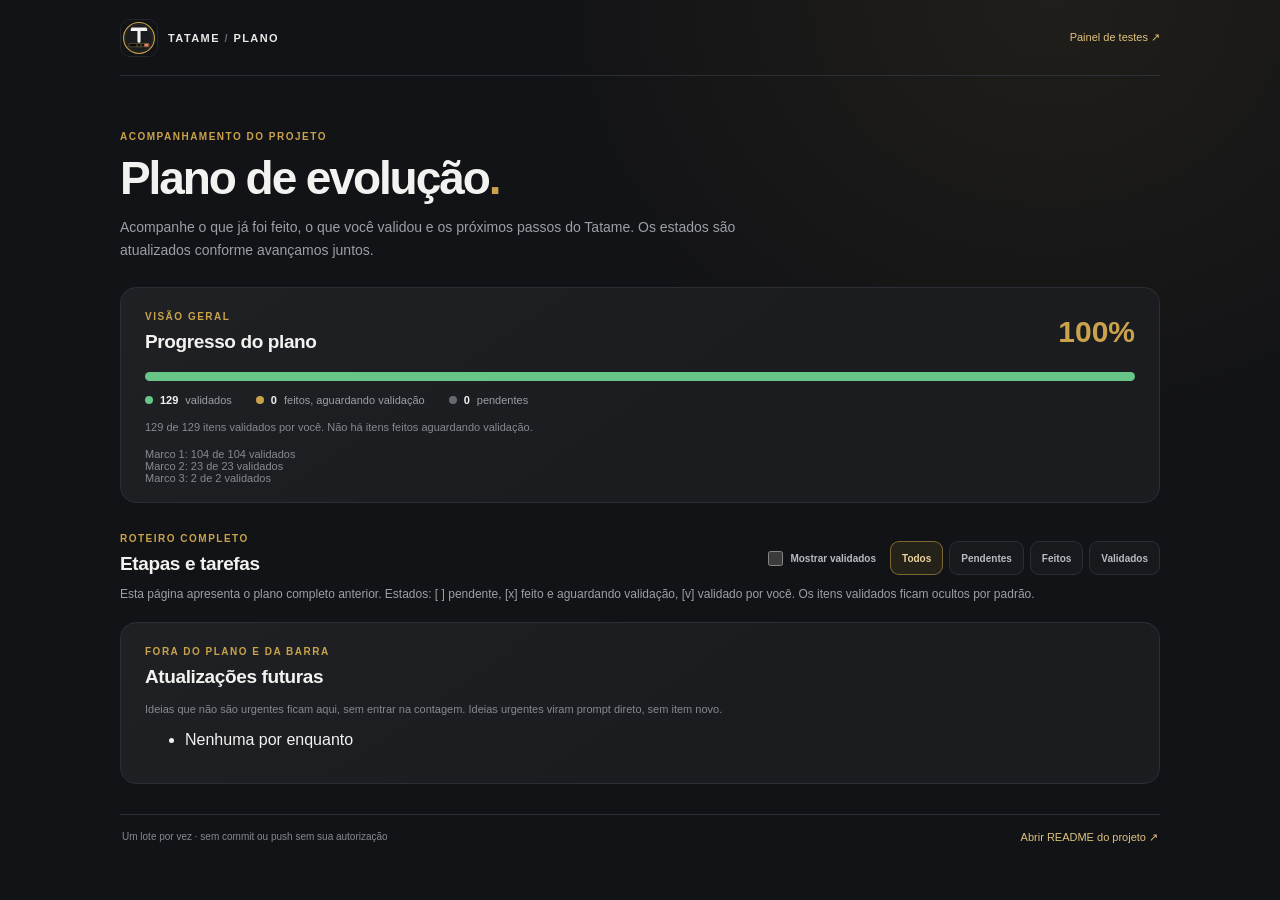
<file: tests/plano.html>
<!doctype html>
<html lang="pt-BR">
<head>
  <meta charset="utf-8">
  <meta name="viewport" content="width=device-width, initial-scale=1">
  <meta name="theme-color" content="#0b0b0c">
  <title>Plano do projeto | Tatame</title>
  <link rel="apple-touch-icon" sizes="512x512" href="../assets/logos/tatame-icone-escudo-512.png">
  <link rel="stylesheet" href="plano.css">
  <script src="plano.js" defer></script>
</head>
<body>
  <main class="shell">
    <header class="topbar">
      <a class="brand" href="../README.md" aria-label="Tatame — documentação do projeto">
        <img src="../assets/logos/tatame-icone-escudo.svg" alt="">
        <span>TATAME <span class="brand-divider">/</span> PLANO</span>
      </a>
      <a class="top-link" href="teste.html">Painel de testes <span aria-hidden="true">↗</span></a>
    </header>

    <section class="intro" aria-labelledby="page-title">
      <p class="eyebrow">ACOMPANHAMENTO DO PROJETO</p>
      <h1 id="page-title">Plano de evolução<span>.</span></h1>
      <p class="intro-copy">Acompanhe o que já foi feito, o que você validou e os próximos passos do Tatame. Os estados são atualizados conforme avançamos juntos.</p>
    </section>

    <section class="progress-card" aria-labelledby="progress-title">
      <div class="progress-heading">
        <div>
          <p class="eyebrow">VISÃO GERAL</p>
          <h2 id="progress-title">Progresso do plano</h2>
        </div>
        <strong class="progress-percent" id="progress-percent">—</strong>
      </div>
      <div class="progress-track" id="progress-track" role="progressbar" aria-label="Itens validados" aria-valuemin="0" aria-valuemax="100" aria-valuenow="0">
        <span class="progress-segment progress-segment--validated" id="validated-bar"></span>
        <span class="progress-segment progress-segment--done" id="done-bar"></span>
      </div>
      <div class="legend" aria-label="Resumo por estado">
        <span><i class="legend-dot legend-dot--validated"></i><strong id="validated-count">0</strong> validados</span>
        <span><i class="legend-dot legend-dot--done"></i><strong id="done-count">0</strong> feitos, aguardando validação</span>
        <span><i class="legend-dot legend-dot--pending"></i><strong id="pending-count">0</strong> pendentes</span>
      </div>
      <p class="progress-note" id="progress-note" aria-live="polite"></p>
      <p class="progress-note" id="milestone-progress" aria-label="Progresso por marco"></p>
    </section>

    <section class="plan-content" aria-labelledby="tasks-title">
      <div class="section-heading">
        <div>
          <p class="eyebrow">ROTEIRO COMPLETO</p>
          <h2 id="tasks-title">Etapas e tarefas</h2>
        </div>
        <div class="filters" role="group" aria-label="Filtrar tarefas por estado">
          <label class="show-validated-control">
            <input id="show-validated" type="checkbox" aria-controls="phase-list">
            <span>Mostrar validados</span>
          </label>
          <button class="filter-button is-active" type="button" data-filter="todos" aria-pressed="true">Todos</button>
          <button class="filter-button" type="button" data-filter="pendente" aria-pressed="false">Pendentes</button>
          <button class="filter-button" type="button" data-filter="feito" aria-pressed="false">Feitos</button>
          <button class="filter-button" type="button" data-filter="validado" aria-pressed="false">Validados</button>
        </div>
      </div>
      <p class="section-description">Esta página apresenta o plano completo anterior. Estados: [ ] pendente, [x] feito e aguardando validação, [v] validado por você. Os itens validados ficam ocultos por padrão.</p>
      <div class="phase-list" id="phase-list" aria-live="polite"></div>
    </section>

    <section class="progress-card" aria-labelledby="future-updates-title">
      <div class="progress-heading">
        <div>
          <p class="eyebrow">FORA DO PLANO E DA BARRA</p>
          <h2 id="future-updates-title">Atualizações futuras</h2>
        </div>
      </div>
      <p class="progress-note" id="future-updates-description"></p>
      <ul id="future-updates-list"></ul>
    </section>

    <footer class="footer">
      <span>Um lote por vez · sem commit ou push sem sua autorização</span>
      <a href="../README.md">Abrir README do projeto <span aria-hidden="true">↗</span></a>
    </footer>
  </main>
</body>
</html>
</file>
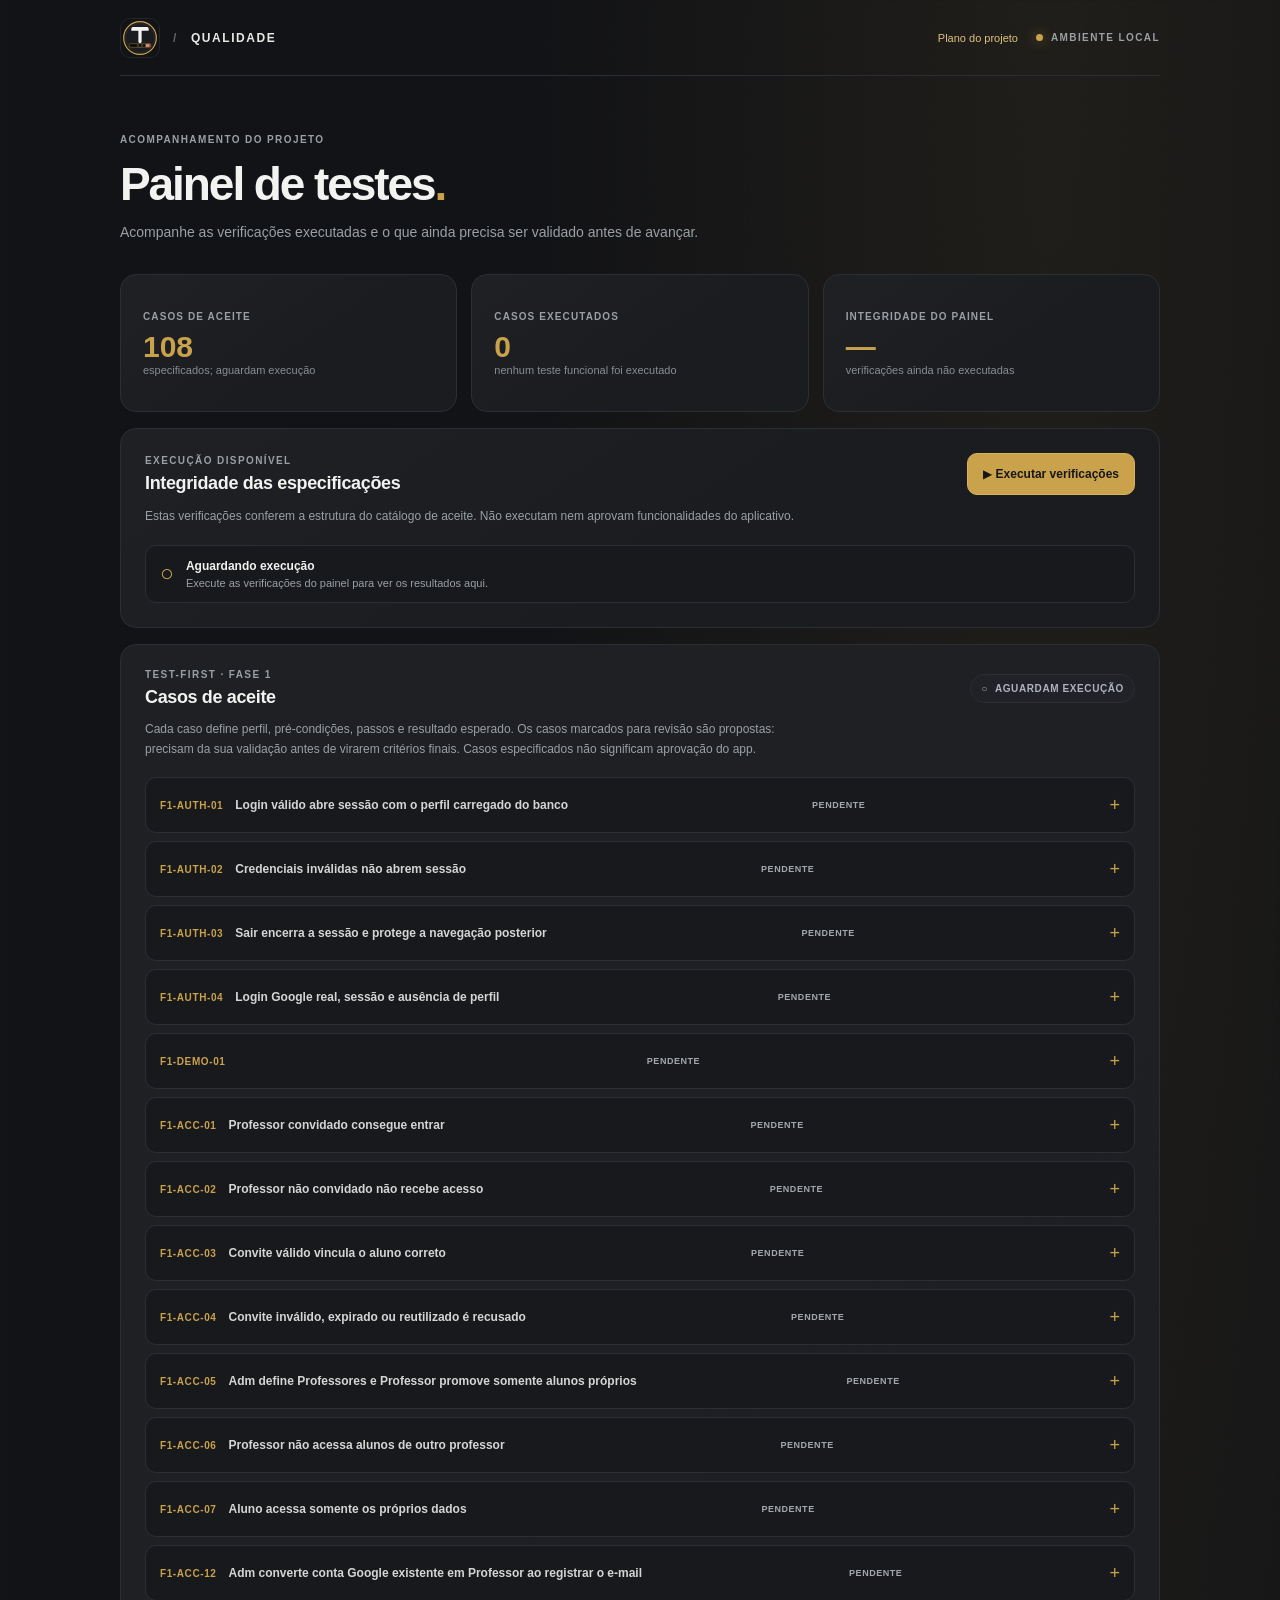
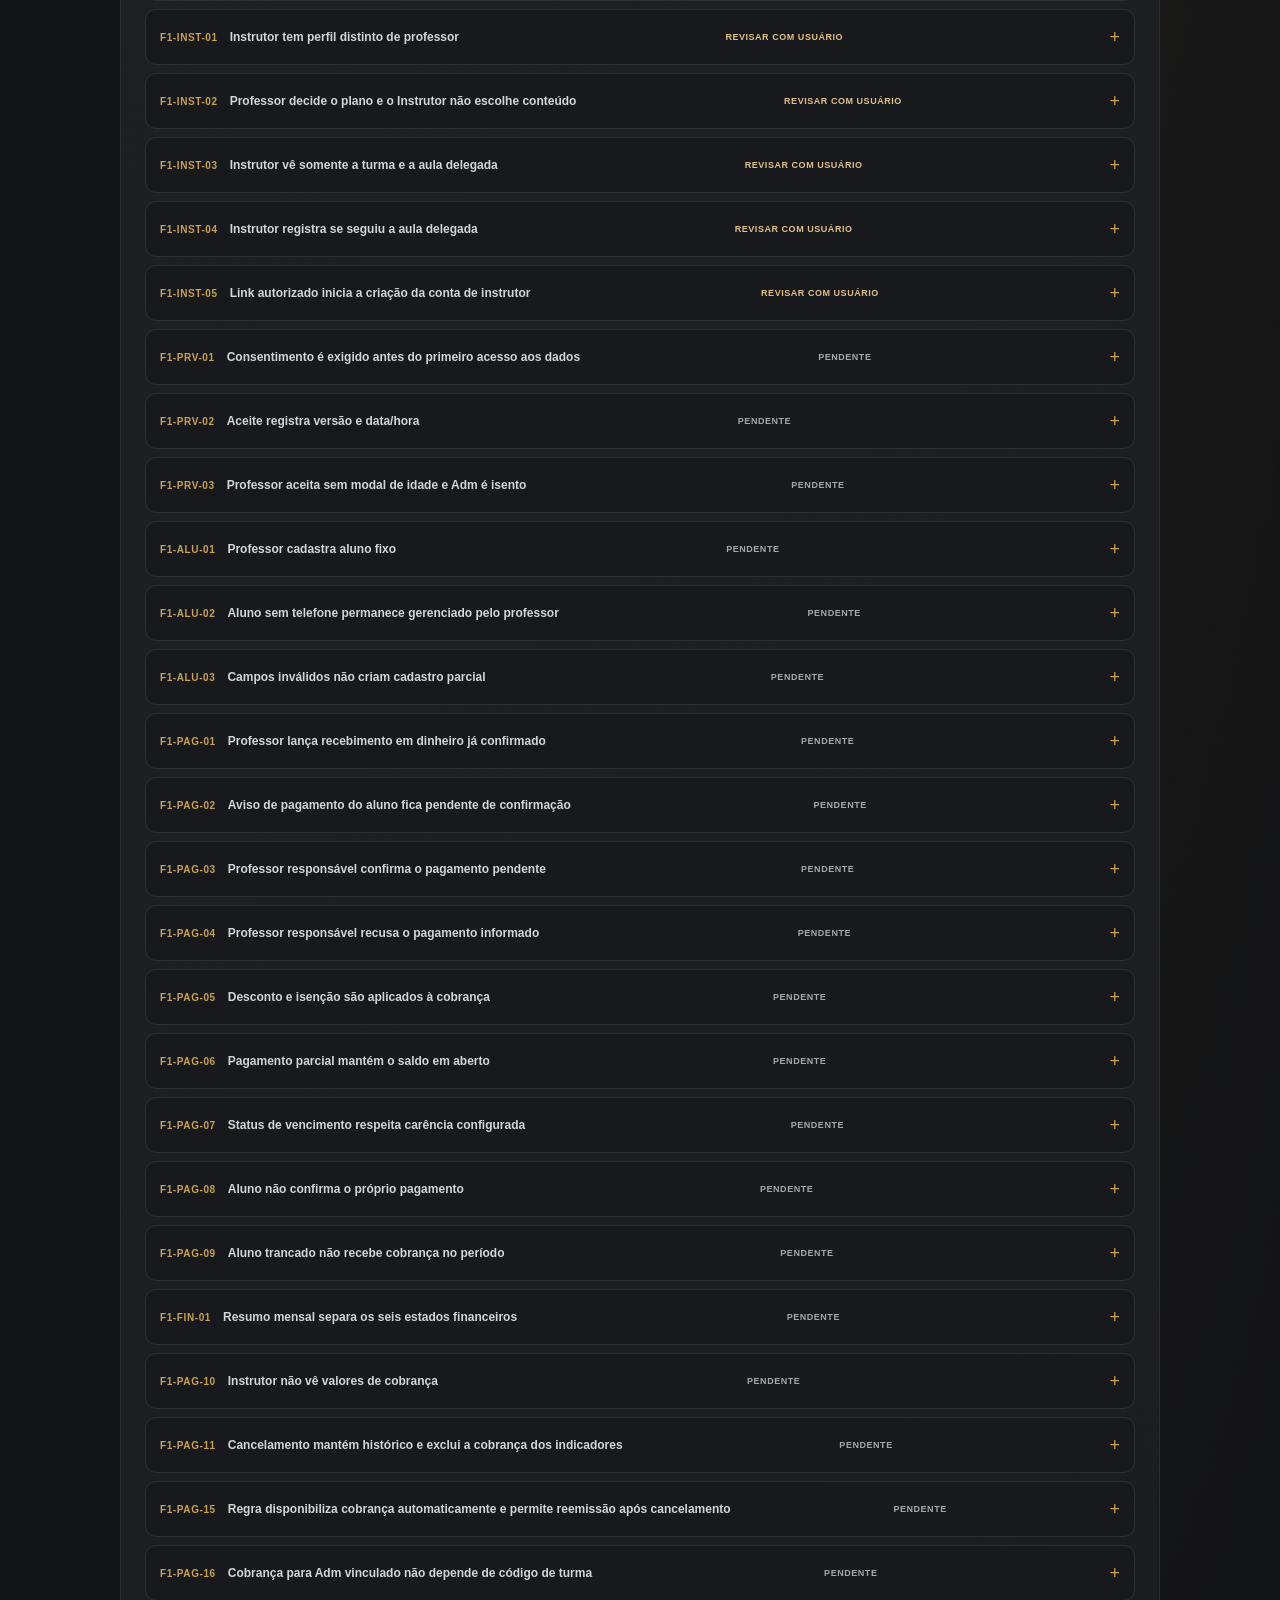
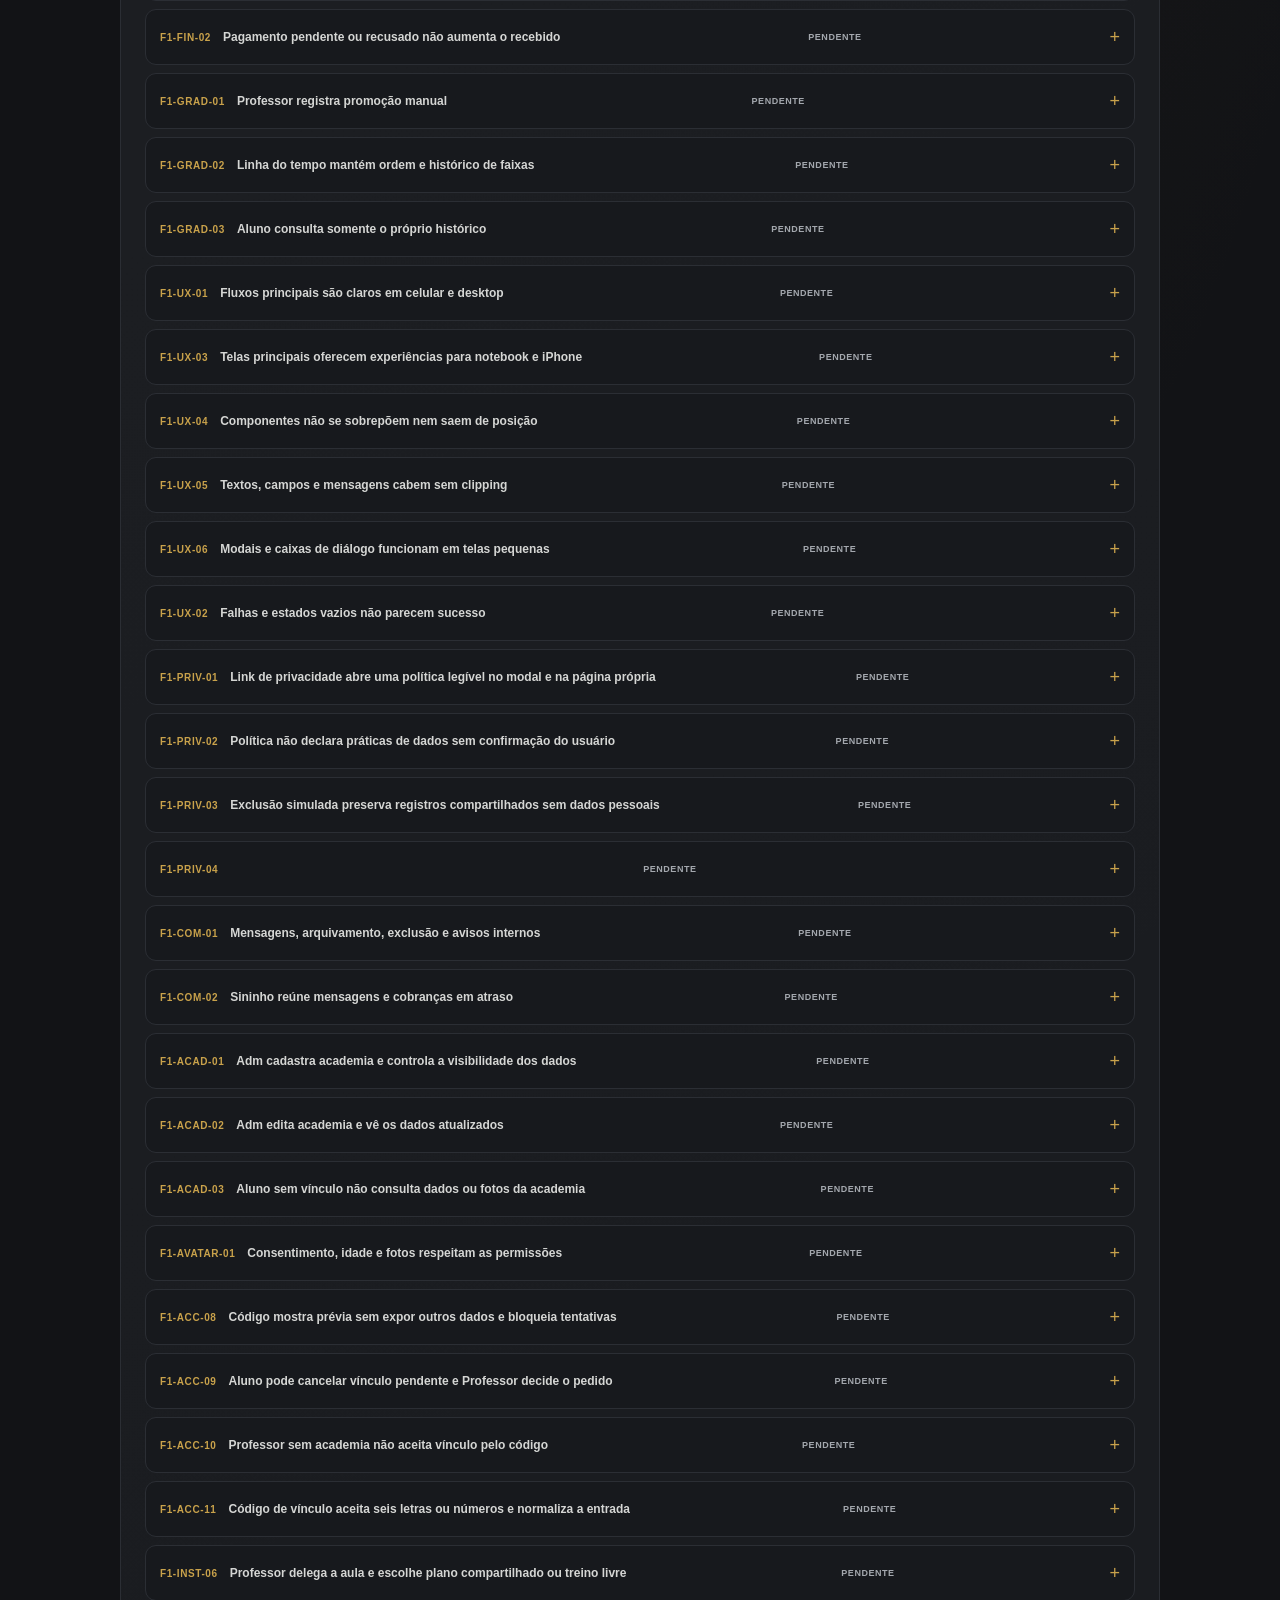
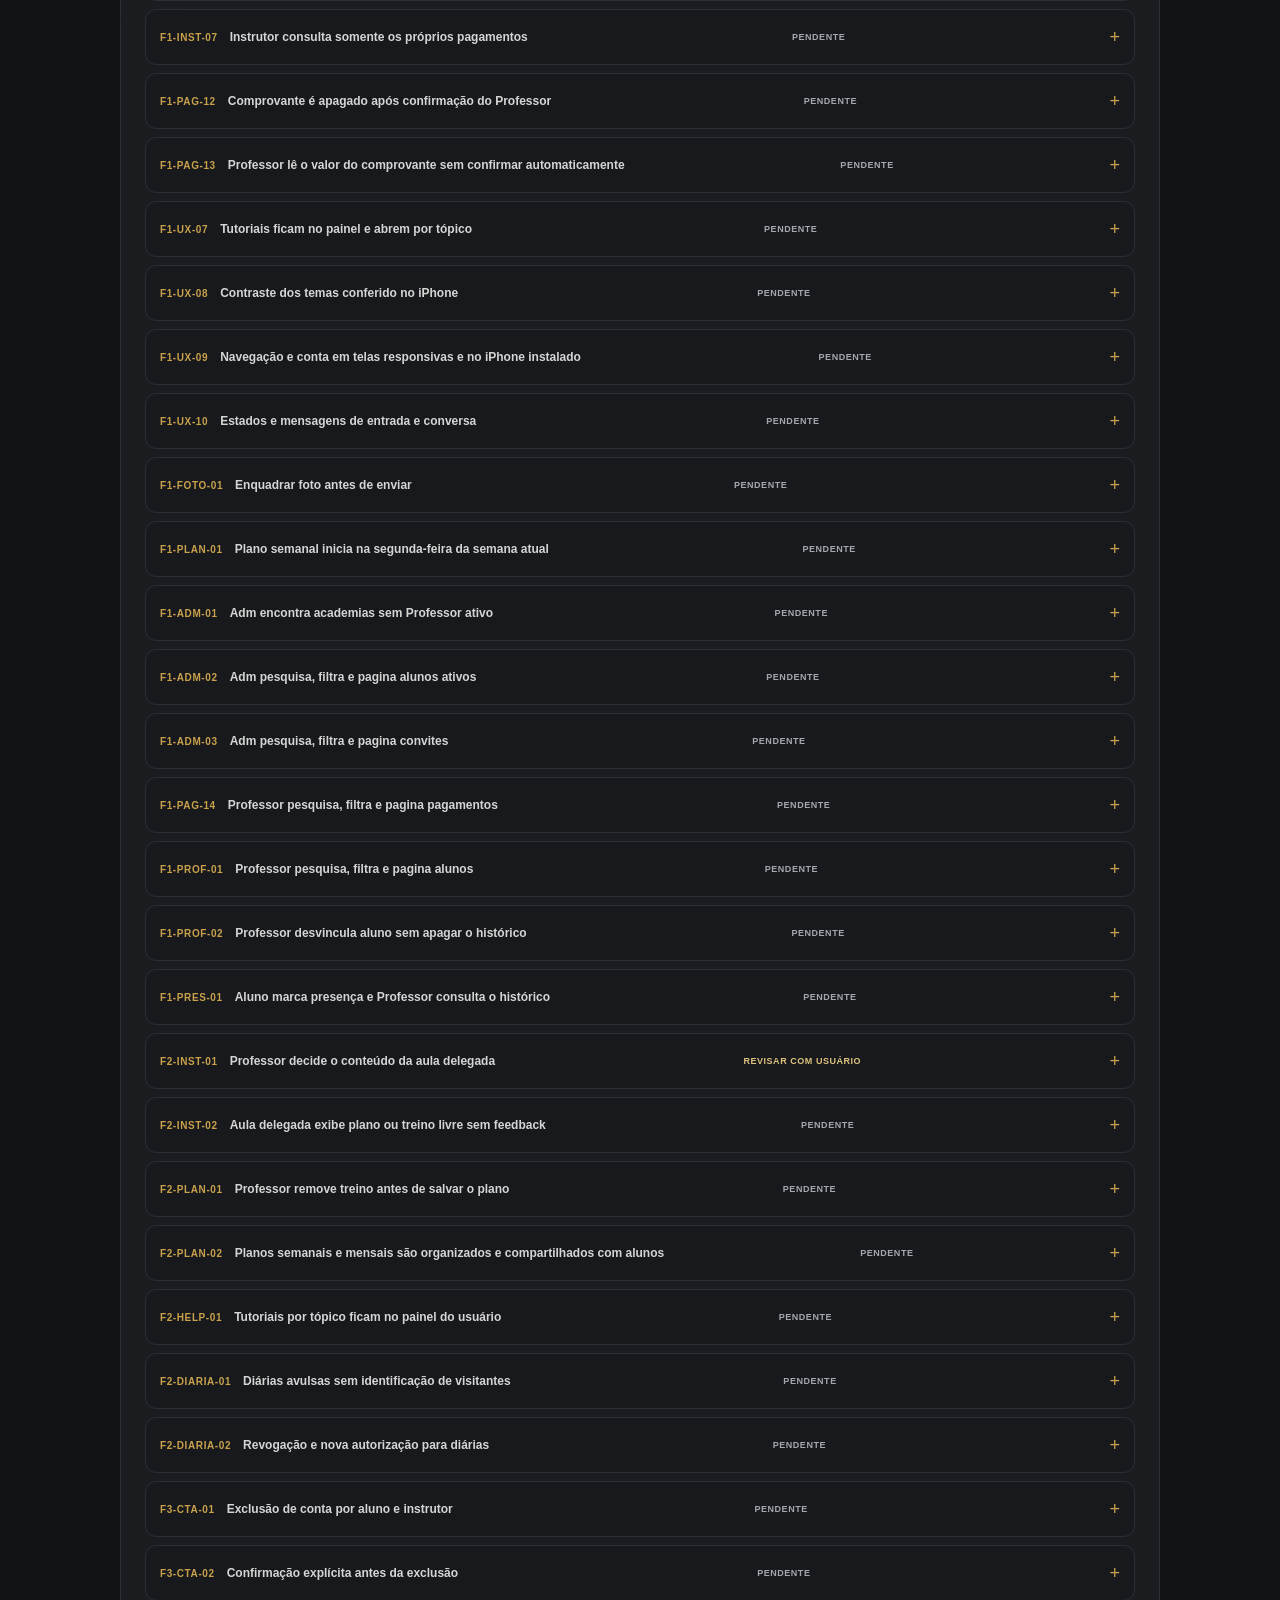
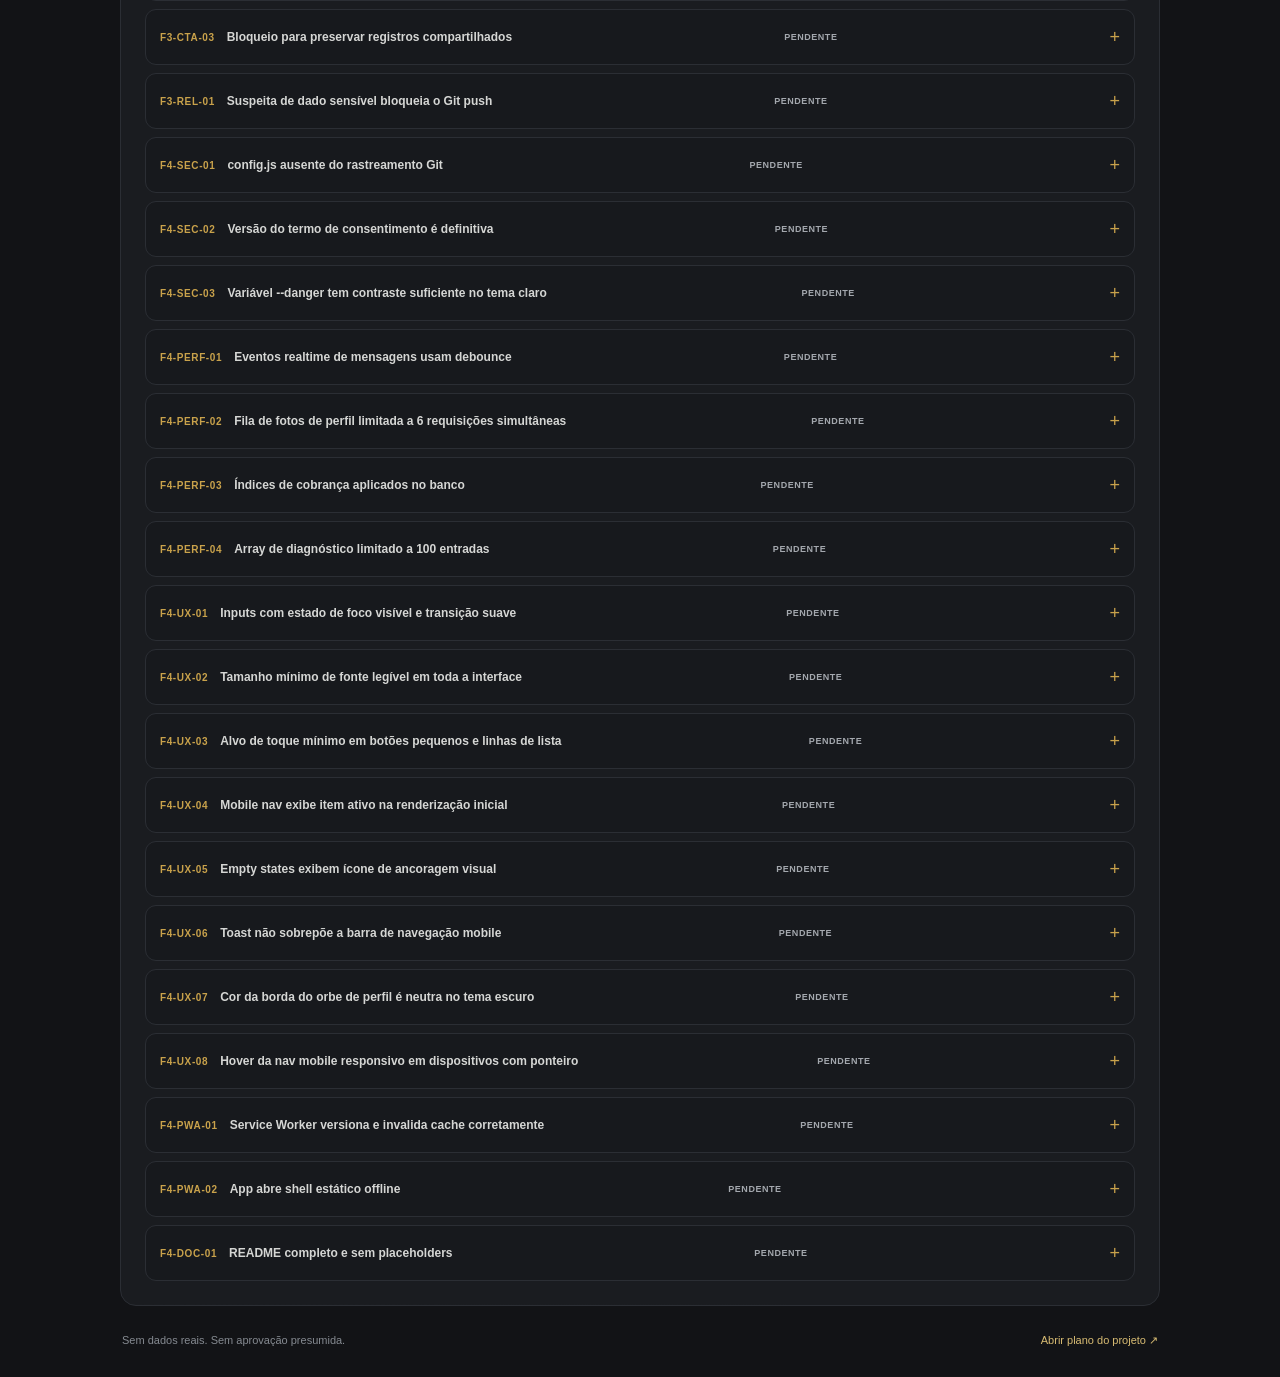
<file: tests/teste.html>
<!doctype html>
<html lang="pt-BR">
<head>
  <meta charset="utf-8">
  <meta name="viewport" content="width=device-width, initial-scale=1">
  <meta name="theme-color" content="#0b0b0c">
  <title>Testes | Tatame</title>
  <link rel="apple-touch-icon" sizes="512x512" href="../assets/logos/tatame-icone-escudo-512.png">
  <link rel="stylesheet" href="painel.css">
  <script src="casos-f1.js" defer></script>
  <script src="casos-f2.js" defer></script>
  <script src="casos-f3.js" defer></script>
  <script src="casos-f4.js" defer></script>
  <script src="painel.js" defer></script>
</head>
<body>
  <main class="shell">
    <header class="topbar">
      <a class="brand" href="../README.md" aria-label="Tatame — painel de qualidade e documentação do projeto">
        <img class="brand-logo" src="../assets/logos/tatame-icone-escudo.svg" alt="Símbolo Escudo do Tatame">
        <span class="brand-divider" aria-hidden="true">/</span>
        <span>QUALIDADE</span>
      </a>
      <div class="topbar-actions">
        <a class="plan-link" href="plano.html">Plano do projeto</a>
        <span class="build-label"><span class="status-dot"></span> AMBIENTE LOCAL</span>
      </div>
    </header>

    <section class="intro" aria-labelledby="page-title">
      <p class="eyebrow">ACOMPANHAMENTO DO PROJETO</p>
      <h1 id="page-title">Painel de testes<span>.</span></h1>
      <p class="intro-copy">Acompanhe as verificações executadas e o que ainda precisa ser validado antes de avançar.</p>
    </section>

    <section class="summary-grid" aria-label="Resumo dos testes">
      <article class="summary-card">
        <span class="summary-label">CASOS DE ACEITE</span>
        <strong class="summary-value" id="product-count">—</strong>
        <span class="summary-note">especificados; aguardam execução</span>
      </article>
      <article class="summary-card">
        <span class="summary-label">CASOS EXECUTADOS</span>
        <strong class="summary-value" id="executed-count">0</strong>
        <span class="summary-note" id="executed-note">nenhum teste funcional foi executado</span>
      </article>
      <article class="summary-card summary-card--state">
        <span class="summary-label">INTEGRIDADE DO PAINEL</span>
        <strong class="summary-value" id="panel-count">—</strong>
        <span class="summary-note" id="panel-note">verificações ainda não executadas</span>
      </article>
    </section>

    <section class="content-card" aria-labelledby="suite-title">
      <div class="section-heading">
        <div>
          <p class="eyebrow">EXECUÇÃO DISPONÍVEL</p>
          <h2 id="suite-title">Integridade das especificações</h2>
        </div>
        <button class="run-button" id="run-tests" type="button">
          <span aria-hidden="true">▶</span> Executar verificações
        </button>
      </div>
      <p class="section-description">Estas verificações conferem a estrutura do catálogo de aceite. Não executam nem aprovam funcionalidades do aplicativo.</p>
      <div class="results" id="results" aria-live="polite">
        <div class="empty-state" id="empty-state">
          <span class="empty-icon" aria-hidden="true">○</span>
          <div>
            <strong>Aguardando execução</strong>
            <p>Execute as verificações do painel para ver os resultados aqui.</p>
          </div>
        </div>
      </div>
    </section>

    <section class="content-card roadmap-card" aria-labelledby="coverage-title">
      <div class="section-heading">
        <div>
          <p class="eyebrow">TEST-FIRST · FASE 1</p>
          <h2 id="coverage-title">Casos de aceite</h2>
        </div>
        <span class="pending-badge" id="case-status"><span aria-hidden="true">○</span> AGUARDAM EXECUÇÃO</span>
      </div>
      <p class="section-description">Cada caso define perfil, pré-condições, passos e resultado esperado. Os casos marcados para revisão são propostas: precisam da sua validação antes de virarem critérios finais. Casos especificados não significam aprovação do app.</p>
      <div class="case-list" id="case-list" aria-live="polite">
        <p class="case-loading">Carregando os casos de aceite...</p>
      </div>
    </section>

    <footer class="footer">
      <span>Sem dados reais. Sem aprovação presumida.</span>
      <a href="../README.md">Abrir plano do projeto <span aria-hidden="true">↗</span></a>
    </footer>
  </main>
</body>
</html>
</file>
<file: css/app.css>
:root {
  color-scheme: dark;
  /* Inter carregada como fonte variável suporta font-weight intermediário (600-700).
     Sem ela, o browser arredonda para 600 ou 700 — aceitável como fallback. */
  font-family: Inter, "Segoe UI", Tahoma, Geneva, Verdana, sans-serif;
  font-synthesis: none;
  text-rendering: optimizeLegibility;
  --bg: #0b0b0c;
  --surface: #18191c;
  --surface-raised: #222326;
  --surface-soft: #2b2c2f;
  --line: #83878c;
  --text: #f3f3f3;
  --muted: #b0b3b8;
  --accent: #c9a24b;
  --accent-hover: #dfbd70;
  --accent-on: #171718;
  --accent-soft: #2b2c2f;
  --accent-text: #e1c47e;
  --brand-red: #b63a32;
  --green: #72d594;
  --amber: #efc268;
  --alert: #ff6975;
  --blue: #a4c7f0;
  --green-text: var(--green);
  --amber-text: var(--amber);
  --danger: #ff6975;
  --shadow: 0 16px 42px rgb(0 0 0 / 24%);
}

* {
  box-sizing: border-box;
}

html {
  min-height: 100%;
  overflow-x: hidden;
  overscroll-behavior-y: none;
  background: var(--bg);
}

body {
  min-height: 100dvh;
  margin: 0;
  overflow-x: hidden;
  font-size: 16px;
  background: var(--bg);
  color: var(--text);
}

button,
input,
select,
textarea {
  font: inherit;
}

button,
a,
input,
select,
textarea {
  -webkit-tap-highlight-color: transparent;
  touch-action: manipulation;
}

button {
  color: inherit;
  -webkit-user-select: none;
  user-select: none;
}

a {
  color: inherit;
}

button:focus-visible,
a:focus-visible,
input:focus-visible,
select:focus-visible,
textarea:focus-visible {
  outline: 2px solid var(--accent);
  outline-offset: 3px;
}

.user-panel-tutorial > summary:focus-visible {
  outline: 2px solid var(--accent);
  outline-offset: 3px;
}

body[data-app-mode="real"] .app-frame {
  min-height: 100dvh;
}

[data-real-only][hidden] {
  display: none !important;
}


.app-frame {
  display: grid;
  min-height: calc(100dvh - 34px - env(safe-area-inset-top));
  grid-template-columns: 264px minmax(0, 1fr);
}

.app-sidebar {
  position: sticky;
  top: 0;
  display: flex;
  height: 100dvh;
  min-height: 100dvh;
  flex-direction: column;
  padding: 24px 16px 16px;
  border-right: 1px solid var(--line);
  background: var(--bg);
}

.brand-mark {
  display: flex;
  min-height: 48px;
  align-items: center;
  gap: 12px;
  padding: 0 7px;
  text-decoration: none;
}

.sidebar-heading {
  display: flex;
  align-items: center;
  justify-content: space-between;
  gap: 8px;
}

.sidebar-heading .sidebar-close {
  display: none;
}

.brand-mark img {
  width: 48px;
  height: 48px;
  object-fit: contain;
}

.brand-caption {
  color: var(--muted);
  font-size: 10px;
  font-weight: 700;
  letter-spacing: .16em;
}

.sidebar-intro {
  margin: 28px 8px 18px;
}

.eyebrow {
  margin: 0;
  color: var(--accent-text);
  font-size: 10px;
  font-weight: 700;
  letter-spacing: .15em;
}

.sidebar-intro p {
  margin: 8px 0 0;
  color: var(--muted);
  font-size: 14px;
  line-height: 1.5;
}

.screen-navigation {
  min-height: 0;
  flex: 1;
  overflow: auto;
  padding: 0 2px 12px;
  scrollbar-color: #44474d transparent;
  scrollbar-width: thin;
}

.nav-group + .nav-group {
  margin-top: 21px;
}

.nav-group-title {
  margin: 0 8px 7px;
  color: var(--muted);
  font-family: Sora, Inter, "Segoe UI", sans-serif;
  font-size: 12px;
  font-weight: 700;
  letter-spacing: .14em;
  text-transform: uppercase;
}

.nav-item {
  display: flex;
  width: 100%;
  min-height: 48px;
  align-items: center;
  gap: 10px;
  padding: 8px 10px;
  border: 0;
  border-radius: 10px;
  background: transparent;
  color: var(--text);
  cursor: pointer;
  font-size: 15px;
  text-align: left;
  transition: background-color .16s ease, color .16s ease;
}

.nav-item:hover {
  background: rgb(255 255 255 / 5%);
  color: var(--text);
}

.nav-item[aria-current="page"] {
  background: var(--accent-soft);
  color: var(--accent-text);
  box-shadow: inset 3px 0 var(--accent-text);
  font-weight: 700;
}

.nav-icon {
  display: grid;
  width: 24px;
  height: 24px;
  flex: 0 0 24px;
  place-items: center;
  color: currentColor;
}

.nav-item > .nav-unread-badge {
  margin-left: auto;
}

.nav-unread-badge {
  display: inline-flex;
  min-width: 20px;
  height: 20px;
  align-items: center;
  justify-content: center;
  padding: 0 5px;
  border: 1px solid var(--surface);
  border-radius: 999px;
  background: var(--alert);
  color: var(--surface);
  font-size: 11px;
  font-weight: 800;
  line-height: 1;
}

.nav-icon svg,
.mobile-nav-icon svg,
.user-panel-icon svg,
.mobile-menu-button svg {
  display: block;
  width: 100%;
  height: 100%;
}

.sidebar-footer {
  display: flex;
  align-items: stretch;
  padding: 16px 0 0;
  border-top: 1px solid var(--line);
}

.sidebar-profile-button {
  display: flex;
  width: 100%;
  min-width: 0;
  min-height: 64px;
  align-items: center;
  gap: 12px;
  padding: 8px;
  border: 1px solid transparent;
  border-radius: 12px;
  background: transparent;
  color: var(--text);
  cursor: pointer;
  text-align: left;
}

.sidebar-profile-button:hover {
  border-color: var(--line);
  background: var(--surface-raised);
}

.sidebar-profile-button[hidden] {
  display: none !important;
}

.sidebar-profile-avatar {
  display: grid;
  width: 48px;
  height: 48px;
  flex: 0 0 48px;
  place-items: center;
  border: 1px solid var(--accent-text);
  border-radius: 8px;
  background: var(--accent-soft);
  color: var(--accent-text);
}

.sidebar-profile-avatar img {
  display: block;
  width: 100%;
  height: 100%;
  border-radius: 8px;
  object-fit: cover;
  object-position: center;
}

.sidebar-profile-copy {
  min-width: 0;
  flex: 1;
}

.sidebar-profile-copy strong,
.sidebar-profile-copy small {
  display: block;
  overflow: hidden;
  text-overflow: ellipsis;
  white-space: nowrap;
}

.sidebar-profile-copy strong {
  font-size: 14px;
}

.sidebar-profile-copy small,
.sidebar-profile-arrow {
  margin-top: 4px;
  color: var(--muted);
  font-size: 12px;
}

.sidebar-profile-arrow {
  font-size: 16px;
}

.sidebar-backdrop {
  display: none;
}

.app-main {
  display: flex;
  min-width: 0;
  min-height: calc(100dvh - 34px);
  flex-direction: column;
  padding: 0 clamp(20px, 3.4vw, 52px);
}

.app-header {
  display: flex;
  min-height: 88px;
  align-items: center;
  justify-content: space-between;
  gap: 20px;
  border-bottom: 1px solid var(--line);
}

.header-actions {
  display: flex;
  min-width: 0;
  align-items: center;
  gap: 10px;
}

.notification-button {
  position: relative;
}

.notification-button[hidden] {
  display: none !important;
}

.notification-button svg {
  width: 22px;
  height: 22px;
}

.notification-badge {
  position: absolute;
  top: -5px;
  right: -5px;
  display: grid;
  min-width: 20px;
  height: 20px;
  place-items: center;
  padding: 0 5px;
  border: 2px solid var(--surface);
  border-radius: 999px;
  background: var(--danger);
  color: #fff;
  font-size: 10px;
  font-weight: 750;
}

.notification-badge[hidden] {
  display: none;
}

.header-context {
  display: flex;
  min-width: 0;
  align-items: center;
  gap: 13px;
}

.mobile-header-logo {
  display: none;
}

.header-titles h1 {
  margin: 5px 0 0;
  font-size: clamp(20px, 2.4vw, 27px);
  font-weight: 650;
  letter-spacing: -.04em;
}

.header-titles {
  display: none;
}

.eyebrow-divider {
  padding: 0 4px;
  color: var(--muted); /* era #555960 hardcoded — sem contraste suficiente no tema claro */
}

.profile-button {
  display: flex;
  min-height: 48px;
  align-items: center;
  gap: 10px;
  padding: 5px 11px 5px 6px;
  border: 1px solid var(--line);
  border-radius: 14px;
  background: var(--surface);
  cursor: pointer;
  text-align: left;
}

.profile-orb {
  display: grid;
  width: 56px;
  height: 56px;
  flex: 0 0 56px;
  overflow: hidden;
  place-items: center;
  border: 1px solid var(--line); /* era --accent-text (dourado no dark): neutro é mais elegante */
  border-radius: 12px;
  background: var(--accent-soft);
  color: var(--accent-text);
  font-weight: 700;
}

.profile-orb img,
.user-panel-avatar img {
  display: block;
  width: 100%;
  height: 100%;
  object-fit: cover;
  object-position: center;
}

.profile-orb img {
  border-radius: 12px;
}

.profile-button-copy strong,
.profile-button-copy small {
  display: block;
}

.profile-button-copy strong {
  font-size: 11px;
}

.profile-button-copy small {
  margin-top: 3px;
  color: var(--muted);
    font-size: 11px; /* elevado de 10px */
}

.chevron {
  margin-left: 4px;
  color: var(--muted);
}

.mobile-menu-button {
  display: none !important;
}

.screen-content {
  display: grid;
  width: 100%;
  max-width: 1380px;
  flex: 1;
  align-content: start;
  gap: 16px;
  align-self: center;
  padding: clamp(22px, 3vw, 40px) 0 38px;
}

.app-footer {
  display: flex;
  min-height: 48px;
  align-items: center;
  justify-content: space-between;
  gap: 16px;
  border-top: 1px solid var(--line);
  color: var(--muted);
  font-size: 10px;
}

.app-footer a,
.text-link {
  color: var(--accent-text);
  text-decoration: none;
}

.app-footer a:hover,
.text-link:hover {
  text-decoration: underline;
}

#profile-button[hidden] {
  display: none;
}

.app-footer-links {
  display: inline-flex;
  align-items: center;
  gap: 14px;
}

button.text-link {
  padding: 0;
  border: 0;
  background: none;
  cursor: pointer;
  font-size: inherit;
}

.screen-heading {
  display: flex;
  align-items: flex-start;
  justify-content: space-between;
  gap: 16px;
  margin-bottom: 8px;
}

.screen-heading h2 {
  margin: 0; /* era 7px 0 0 — espaçamento controlado pelo padding do .screen-content */
  font-size: clamp(28px, 3.3vw, 36px);
  font-weight: 700;
  letter-spacing: -.045em;
}

.screen-heading p:not(.eyebrow) {
  max-width: 680px;
  margin: 8px 0 0;
  color: var(--muted);
  font-size: 14px;
  line-height: 1.6;
}

.heading-actions {
  display: flex;
  flex-wrap: wrap;
  align-items: center;
  gap: 9px;
}

.card-grid {
  display: grid;
  grid-template-columns: repeat(3, minmax(0, 1fr));
  gap: 16px;
}

.card-grid--two {
  grid-template-columns: repeat(2, minmax(0, 1fr));
}

.card-grid--four {
  grid-template-columns: repeat(4, minmax(0, 1fr));
}

.summary-grid {
  display: grid;
  grid-template-columns: repeat(auto-fit, minmax(min(100%, 220px), 1fr));
  gap: 16px;
}

.content-grid {
  display: grid;
  grid-template-columns: minmax(0, 1.35fr) minmax(250px, .85fr);
  gap: clamp(16px, 2vw, 28px); /* era 24px fixo — gap responsivo dá mais respiro no desktop largo */
  align-items: start;
}

#real-admin-management {
  display: grid;
  min-width: 0;
  gap: 16px;
}

body[data-app-mode="real"] #screen-content .auth-form-layout {
  grid-template-columns: minmax(0, 1fr);
}

.stack {
  display: grid;
  gap: 16px;
}

.panel-card,
.metric-card,
.auth-card {
  min-width: 0;
  border: 1px solid var(--line);
  border-radius: 16px;
  background: var(--surface);
  box-shadow: var(--shadow);
}

.panel-card {
  padding: 24px;
}

.app-not-found {
  max-width: 520px;
  margin: 24px auto;
  text-align: center;
}

.app-not-found h2 {
  margin: 10px 0 8px;
  font-size: clamp(22px, 6vw, 32px);
}

.app-not-found p {
  margin: 0 auto 20px;
  max-width: 390px;
  color: var(--muted);
  line-height: 1.55;
}

.panel-card--highlight {
  border-color: var(--line);
  background: var(--surface);
}

.panel-heading {
  display: flex;
  align-items: center;
  justify-content: space-between;
  gap: 12px;
  margin-bottom: 16px;
}

.panel-heading h3 {
  margin: 0;
  font-size: 14px;
  font-weight: 650;
}

.panel-heading p {
  margin: 4px 0 0;
  color: var(--muted);
  font-size: 11px;
}

.metric-card {
  display: grid;
  min-height: 120px;
  align-content: space-between;
  gap: 16px;
  padding: 24px;
}

.metric-card--link {
  width: 100%;
  color: inherit;
  font: inherit;
  text-align: left;
  cursor: pointer;
}

.metric-card--link:hover {
  border-color: var(--accent);
}

.metric-card--link:active {
  transform: translateY(1px);
}

.panel-card .empty-state + .button {
  margin-top: 16px;
}

.home-profile-strip {
  display: grid;
  grid-template-columns: repeat(auto-fit, minmax(min(100%, 220px), 1fr));
  gap: 16px;
  margin: 0 0 24px;
  padding: 20px;
  border: 1px solid var(--line);
  border-radius: 16px;
  background: var(--surface);
}

.home-profile-person {
  display: flex;
  min-width: 0;
  min-height: 88px;
  align-items: center;
  gap: 16px;
}

.home-profile-avatar {
  position: relative;
  display: grid;
  width: 88px;
  height: 88px;
  flex: 0 0 88px;
  overflow: hidden;
  place-items: center;
  border: 1px solid var(--accent-text);
  border-radius: 12px;
  background: var(--accent-soft);
  color: var(--accent-text);
  font-size: 24px;
  font-weight: 700;
}

.home-profile-avatar img {
  position: absolute;
  inset: 0;
  width: 100%;
  height: 100%;
  object-fit: cover;
  object-position: center;
}

.home-profile-avatar--person {
  border-radius: 12px;
}

.home-profile-copy {
  display: grid;
  min-width: 0;
  gap: 6px;
}

.home-profile-copy small {
  color: var(--muted);
  font-size: 11px;
  font-weight: 700;
  letter-spacing: .1em;
}

.home-profile-copy strong {
  overflow-wrap: anywhere;
  font-size: 16px;
}

.metric-label {
  color: var(--muted);
  font-size: 11px;
}

.metric-value {
  font-size: clamp(21px, 2vw, 27px);
  font-weight: 700;
  letter-spacing: -.04em;
}

.metric-note {
  color: var(--muted);
  font-size: 11px; /* elevado de 10px: mínimo aceitável WCAG para texto informativo */
}

.metric-card--gold {
  border-color: var(--line);
}

.metric-card--green .metric-value,
.status--paid {
  color: var(--green-text);
}

.metric-card--amber .metric-value,
.status--pending {
  color: var(--amber-text);
}

.metric-card--red .metric-value,
.status--late {
  color: var(--alert);
}

.button {
  display: inline-flex;
  min-width: 0;
  max-width: 100%;
  min-height: 40px;
  align-items: center;
  justify-content: center;
  gap: 8px;
  padding: 9px 14px;
  border: 1px solid var(--line);
  border-radius: 11px;
  background: var(--surface-raised);
  color: var(--text);
  cursor: pointer;
  font-size: 11px;
  font-weight: 650;
  text-align: center;
  text-decoration: none;
  overflow-wrap: anywhere;
  transition: border-color .16s ease, background-color .16s ease, transform .16s ease;
}

.button[hidden] {
  display: none !important;
}

.button:hover {
  border-color: #555961;
  background: var(--surface-soft);
}

.button:active {
  transform: translateY(1px);
}

.button--primary {
  border-color: var(--accent);
  background: var(--accent);
  color: var(--accent-on);
}

.button--primary:hover {
  border-color: var(--accent-hover);
  background: var(--accent-hover);
}

.button--google {
  display: flex;
  min-height: 48px;
  align-items: center;
  justify-content: center;
  gap: 10px;
  padding: 9px 12px;
  border-color: #747775;
  background: #fff;
  color: #1f1f1f;
  font-size: 14px;
  line-height: 20px;
  font-weight: 500;
  font-family: "Google Sans", Roboto, system-ui, sans-serif;
}

.button--google:hover {
  border-color: #747775;
  background: #f2f2f2;
}

.button--google:active {
  background: #e5e5e5;
  transform: none;
}

.button--google:focus-visible {
  outline: 2px solid #8ab4f8;
  outline-offset: 2px;
}

.button--google:disabled {
  border-color: #898b89;
  background: #fff;
  color: #686868;
  opacity: 1;
}

.google-icon {
  display: block;
  width: 20px;
  height: 20px;
  flex-shrink: 0;
  object-fit: contain;
  background: #fff;
}

body[data-theme="light"] .button--google:focus-visible {
  outline-color: #1a73e8;
}

.button--quiet {
  background: transparent;
}

.button--danger {
  border-color: var(--alert);
  color: var(--alert);
}

.button--small {
  min-height: 36px; /* elevado de 32px: alvo de toque mínimo recomendado */
  padding: 6px 10px;
  font-size: 11px; /* elevado de 10px */
}

.button[disabled] {
  cursor: not-allowed;
  opacity: .48;
}

.button--google[disabled] {
  opacity: 1;
}

.button--action:disabled {
  opacity: 1;
}

.button--primary.button--action:disabled {
  border-color: var(--line);
  background: var(--surface-raised);
  color: var(--muted);
}

.button--danger.button--action:disabled:not([aria-busy="true"]) {
  border-color: var(--line);
  color: var(--muted);
}

.button--action[aria-busy="true"] {
  cursor: progress;
}

.button--action[aria-busy="true"]::after {
  content: "";
  width: 14px;
  height: 14px;
  flex: 0 0 14px;
  border: 2px solid currentColor;
  border-right-color: transparent;
  border-radius: 50%;
  animation: login-action-spin .7s linear infinite;
}

@keyframes login-action-spin {
  to { transform: rotate(360deg); }
}

.login-action-error {
  padding-top: 4px;
  color: var(--alert);
  font-size: 14px;
  line-height: 1.4;
  overflow-wrap: anywhere;
}

.login-action-error:empty::before {
  content: "Falha na simulação. Tente novamente.";
  visibility: hidden;
}

body[data-app-mode="real"] #screen-content :is(
  .auth-card .login-action-error,
  .auth-form-layout .login-action-error,
  .real-instructor-invite-action .login-action-error
):not(:empty) {
  min-height: 5.6em;
}

body[data-app-mode="real"] #screen-content .auth-form-layout [role="status"]:not(.visually-hidden):not(:empty),
body[data-app-mode="real"] #screen-content .real-instructor-invite-action [role="status"]:not(.visually-hidden):not(:empty) {
  min-height: 4.2em;
}

#screen-content [role="alert"]:empty,
#screen-content [role="status"]:empty {
  position: absolute;
  width: 1px;
  height: 1px;
  min-height: 0;
  margin: -1px;
  padding: 0;
  overflow: hidden;
  clip: rect(0, 0, 0, 0);
  clip-path: inset(50%);
  white-space: nowrap;
  border: 0;
}

.link-action-control,
.student-action-control {
  display: flex;
  flex-direction: column;
  gap: 8px;
  min-width: 0;
  margin-block-start: 16px;
}

.form-actions .link-action-control,
.form-actions .student-action-control {
  margin-block-start: 0;
}

.link-action-error,
.student-action-error {
  max-width: 260px;
  max-height: 4.2em;
  overflow-y: auto;
}

form[data-register-teacher-cash] .form-grid {
  grid-template-columns: minmax(0, 1fr);
}

.teacher-cash-options:not([hidden]) {
  display: flex;
  flex-direction: column;
  gap: 4px;
  max-height: 12rem;
  overflow-y: auto;
  padding: 6px;
  border: 1px solid var(--line);
  border-radius: 11px;
}

.teacher-cash-option {
  width: 100%;
  padding: 10px;
  border: 1px solid transparent;
  border-radius: 8px;
  background: var(--surface-raised);
  color: var(--text);
  text-align: left;
  overflow-wrap: anywhere;
  cursor: pointer;
}

.teacher-cash-option:is(:focus-visible, [aria-selected="true"]) {
  border-color: var(--accent);
  outline: 2px solid currentColor;
  outline-offset: -2px;
}

.teacher-cash-selection {
  overflow-wrap: anywhere;
}

.action-feedback:not(:empty) {
  margin: 0 0 12px;
  padding: 10px 12px;
  border: 1px solid var(--line);
  border-radius: 11px;
  background: var(--surface-raised);
  color: var(--text);
  font-size: 14px;
  line-height: 1.5;
}

.action-feedback[data-state="success"] {
  border-color: var(--green-text);
  color: var(--green-text);
}

.action-feedback[data-state="error"] {
  border-color: var(--alert);
  color: var(--alert);
}

.action-feedback[data-state="success"]::before {
  content: "✓ ";
}

.action-feedback[data-state="error"]::before {
  content: "⚠ ";
}

.icon-button {
  display: inline-grid;
  width: 48px;
  height: 48px;
  flex: 0 0 48px;
  place-items: center;
  border: 1px solid var(--line);
  border-radius: 11px;
  background: var(--surface);
  cursor: pointer;
  font-size: 24px;
}

.badge {
  display: inline-flex;
  min-height: 25px;
  align-items: center;
  gap: 6px;
  padding: 4px 9px;
  border: 1px solid var(--line);
  border-radius: 999px;
  background: var(--surface-raised);
  color: var(--muted);
  font-size: 9px;
  font-weight: 700;
  letter-spacing: .04em;
}

.badge--gold {
  border-color: var(--line);
  background: var(--accent-soft);
  color: var(--accent-text);
}

.badge--green {
  border-color: var(--line);
  background: var(--surface-raised);
  color: var(--green-text);
}

.badge--amber {
  border-color: var(--line);
  background: var(--surface-raised);
  color: var(--amber-text);
}

.badge--red {
  border-color: var(--alert);
  background: var(--surface-raised);
  color: var(--alert);
}

.badge--red::before,
.button--danger::before,
.receipt-result--different::before,
.metric-card--red .metric-label::before {
  content: "⚠";
  margin-right: .25em;
}

.badge--blue {
  border-color: var(--line);
  background: var(--surface-raised);
  color: var(--blue);
}

.avatar {
  width: 88px;
  height: 88px;
  flex: 0 0 88px;
  overflow: hidden;
  border: 2px solid var(--line);
  border-radius: 12px;
  background: var(--surface-raised);
}

.avatar img {
  display: block;
  width: 100%;
  height: 100%;
  object-fit: cover;
  object-position: center;
}

.avatar--small {
  width: 56px;
  height: 56px;
  flex-basis: 56px;
}

.avatar--large {
  width: 128px;
  height: 128px;
  flex-basis: 128px;
}

.avatar--initials {
  display: grid;
  place-items: center;
  color: var(--text);
  font-size: 15px;
  font-weight: 700;
}

.person-row {
  display: flex;
  min-width: 0;
  align-items: center;
  gap: 11px;
}

.real-unregistered-student-row {
  display: grid;
  gap: 12px;
  padding: 14px 0;
  border-top: 1px solid var(--line);
}

.real-unregistered-student-row:first-child {
  padding-top: 0;
  border-top: 0;
}

.real-unregistered-age-form .form-grid {
  grid-template-columns: minmax(0, 1fr) auto;
  align-items: end;
}

.real-unregistered-age-form .form-actions {
  margin-top: 0;
}

.real-instructor-invites,
.real-instructor-invite-list {
  display: grid;
  min-width: 0;
  gap: 12px;
}

.real-instructor-invite-list {
  gap: 0;
  border-top: 1px solid var(--line);
}

.real-instructor-invite-row {
  display: grid;
  min-width: 0;
  grid-template-columns: minmax(0, 1fr) auto;
  align-items: start;
  gap: 12px;
  padding: 14px 0;
  border-bottom: 1px solid var(--line);
}

.real-instructor-invite-copy {
  display: grid;
  min-width: 0;
  gap: 4px;
}

.real-instructor-invite-copy strong {
  overflow-wrap: anywhere;
}

.real-instructor-invite-copy small {
  color: var(--muted);
}

.real-instructor-invite-action,
.real-instructor-invite-copy-action {
  display: grid;
  min-width: 0;
  justify-items: start;
  gap: 6px;
}

.real-instructor-invite-action .button,
.real-instructor-invite-copy-action .button {
  min-height: 44px;
}

.real-instructor-invite-action .login-action-error {
  max-width: 100%;
}

.real-instructor-invite-copy-action p {
  margin: 0;
}

.person-copy {
  min-width: 0;
  flex: 1;
}

.person-copy strong,
.person-copy small {
  display: block;
  overflow-wrap: anywhere;
}

.person-copy strong {
  font-size: 12px;
}

    font-size: 11px; /* elevado de 10px */
  margin-top: 4px;
  color: var(--muted);
  font-size: 10px;
}

.list-row {
  display: flex;
  min-width: 0;
  min-height: 48px; /* alvo de toque mínimo para mobile */
  align-items: center;
  justify-content: space-between;
  gap: 12px;
  padding: 12px 0;
  border-top: 1px solid var(--line);
}

.list-row:first-child {
  border-top: 0;
}

.row-copy {
  min-width: 0;
}

.row-copy strong,
.row-copy small {
  display: block;
}

.row-copy strong {
  font-size: 13px; /* elevado de 12px: nome do usuário é o dado principal da linha */
  font-weight: 650;
  overflow-wrap: anywhere;
}

.row-copy small {
  margin-top: 4px;
  color: var(--muted);
  font-size: 11px; /* elevado de 10px */
  line-height: 1.45;
}

.row-value {
  min-width: 0;
  flex: 0 1 auto;
  font-size: 12px;
  font-weight: 650;
  text-align: right;
  overflow-wrap: anywhere;
}

.row-actions {
  display: flex;
  flex: 0 0 auto;
  align-items: center;
  flex-wrap: wrap;
  justify-content: flex-end;
  gap: 6px;
  margin-block: 12px;
}

.empty-state {
  display: grid;
  min-height: 160px;
  place-items: center;
  padding: 24px;
  border: 1px dashed #44474d;
  border-radius: 14px;
  color: var(--muted);
  text-align: center;
}

.empty-state-icon {
  display: block;
  margin: 0 auto 10px;
  opacity: .45;
}

.empty-state strong {
  display: block;
  margin-bottom: 6px;
  color: var(--text);
  font-size: 13px;
}

.empty-state p {
  max-width: 420px;
  margin: 0;
  font-size: 13px; /* elevado de 11px: texto de suporte deve ser legível */
  line-height: 1.55;
}

.panel-copy {
  margin: 0;
  color: var(--muted);
  font-size: 13px; /* elevado de 11px: textos descritivos longos requerem legibilidade */
  line-height: 1.6;
}

.student-belt {
  display: flex;
  align-items: center;
  gap: 12px;
  margin-top: 16px;
  padding: 13px;
  border: 1px solid var(--line);
  border-radius: 12px;
  background: var(--surface-raised);
}

.student-belt > span:last-child strong,
.student-belt > span:last-child small {
  display: block;
}

.student-belt strong {
  font-size: 11px;
}

.student-belt small {
  margin-top: 4px;
  color: var(--muted);
  font-size: 9px;
}

.student-entry {
  display: grid;
  grid-template-columns: minmax(0, 1.2fr) minmax(0, .8fr) auto;
  align-items: center;
  gap: 12px;
  padding: 13px 0;
  border-top: 1px solid var(--line);
}

.student-entry[hidden] {
  display: none;
}

.student-entry:first-of-type {
  border-top: 0;
}

.student-entry .person-row {
  min-width: 0;
}

.student-entry-note {
  color: var(--muted);
  font-size: 11px; /* elevado de 10px: legenda de aluno precisa ser legível */
}

.step-number {
  display: grid;
  width: 30px;
  height: 30px;
  flex: 0 0 30px;
  place-items: center;
  border: 1px solid var(--accent-text);
  border-radius: 50%;
  background: var(--accent-soft);
  color: var(--accent-text);
  font-size: 10px;
  font-weight: 700;
}

.access-card {
  max-width: 520px;
  margin: 20px auto;
  text-align: center;
}

.access-card > p:not(.eyebrow) {
  color: var(--muted);
  font-size: 12px;
  line-height: 1.65;
}

.access-card .button {
  margin-top: 10px;
}

.access-icon {
  display: grid;
  width: 54px;
  height: 54px;
  place-items: center;
  margin: 0 auto 18px;
  border: 1px solid rgb(227 179 84 / 30%);
  border-radius: 16px;
  background: rgb(227 179 84 / 8%);
  color: var(--amber-text);
  font-size: 24px;
}

.invite-preview {
  display: grid;
  min-height: 170px;
  align-content: center;
  gap: 10px;
  padding: 17px;
  border: 1px dashed #45484e;
  border-radius: 12px;
}

.invite-preview strong {
  font-size: 12px;
}

.invite-preview p {
  margin: 0;
  color: var(--muted);
    font-size: 11px; /* elevado de 10px */
  line-height: 1.55;
}

.invite-result {
  display: grid;
  gap: 12px;
}

.invite-result-row {
  display: grid;
  min-width: 0;
  gap: 6px;
  padding: 12px 0;
  border-bottom: 1px solid var(--line);
}

.invite-result-row strong {
  font-size: 11px;
}

.invite-result-row small,
.invite-result-row a {
  color: var(--muted);
  font-size: 10px;
  line-height: 1.5;
  overflow-wrap: anywhere;
}

.settings-row {
  display: flex;
  align-items: center;
  justify-content: space-between;
  gap: 12px;
  padding: 13px 0;
  border-top: 1px solid var(--line);
}

.settings-row:first-child {
  border-top: 0;
}

.settings-row strong,
.settings-row small {
  display: block;
}

.settings-row strong {
  font-size: 11px;
}

.settings-row small {
  margin-top: 4px;
  color: var(--muted);
  font-size: 9px;
  line-height: 1.4;
}

.profile-summary {
  display: grid;
  grid-template-columns: minmax(0, 1fr) minmax(220px, .75fr);
  align-items: center;
  gap: 16px;
}

.consent-row {
  display: flex;
  align-items: flex-start;
  gap: 9px;
  color: var(--muted);
  font-size: 10px;
  line-height: 1.5;
}

.consent-row input {
  margin: 1px 0 0;
  accent-color: var(--accent);
}

.notice {
  min-width: 0;
  padding: 13px 15px;
  border: 1px solid var(--line);
  border-radius: 12px;
  background: var(--surface-raised);
  color: var(--muted);
  font-size: 11px;
  line-height: 1.55;
  overflow-wrap: anywhere;
}

.notice--pending {
  border-color: var(--line);
  background: var(--surface-raised);
  color: var(--amber-text);
}

.notice--info {
  border-color: var(--line);
  background: var(--surface-raised);
  color: var(--blue);
}

.form-grid {
  display: grid;
  grid-template-columns: repeat(2, minmax(0, 1fr));
  gap: 14px;
}

.plan-item-editor {
  display: grid;
  gap: 12px;
  padding: 16px;
  border: 1px solid var(--line);
  border-radius: 12px;
  background: var(--surface-raised);
}

.plan-item-editor__title {
  margin: 0;
  font-size: 13px;
}

.plan-item-editor__remove {
  display: flex;
  align-items: flex-start;
  gap: 8px;
  color: var(--muted);
  font-size: 12px;
}

.plan-item-editor__remove input {
  flex: 0 0 auto;
  margin: 2px 0 0;
}

.plan-sharing-control {
  display: flex;
  align-items: flex-start;
  gap: 10px;
  padding: 12px;
  border: 1px solid var(--line);
  border-radius: 12px;
  background: var(--surface-raised);
}

.plan-sharing-control > input {
  flex: 0 0 auto;
  margin: 3px 0 0;
}

.plan-sharing-control > span {
  display: grid;
  gap: 4px;
  min-width: 0;
}

.plan-sharing-control small {
  color: var(--muted);
  line-height: 1.45;
}

.plan-theme-library {
  display: grid;
  gap: 12px;
}

.plan-theme-library > summary {
  cursor: pointer;
  font-weight: 600;
}

.real-list-controls {
  margin-bottom: 14px;
}

.real-list-pagination {
  display: flex;
  align-items: center;
  justify-content: space-between;
  gap: 10px;
  margin-top: 14px;
}

.real-list-pagination-status {
  min-width: 0;
  flex: 1;
  text-align: center;
  overflow-wrap: anywhere;
}

.cash-entry-fields--student {
  grid-template-columns: minmax(0, 1fr);
}

.field {
  display: grid;
  min-width: 0;
  gap: 7px;
}

.field[hidden],
.field-help[hidden] {
  display: none;
}

.field--wide {
  grid-column: 1 / -1;
}

.field label,
.field-label {
  color: var(--text);
  font-size: 10px;
  font-weight: 650;
}

.field input,
.field select,
.field textarea,
.search-input {
  width: 100%;
  min-width: 0;
  min-height: 42px;
  padding: 10px 12px;
  border: 1px solid var(--line);
  border-radius: 10px;
  background: var(--surface);
  color: var(--text);
  font-size: 13px; /* elevado de 11px: melhor legibilidade desktop e menor gap até 16px mobile */
  transition: border-color .16s ease;
}

.field input:focus-visible,
.field select:focus-visible,
.field textarea:focus-visible,
.search-input:focus-visible {
  border-color: var(--accent);
  box-shadow: 0 0 0 3px color-mix(in srgb, var(--accent) 18%, transparent);
  outline: none; /* substituído pelo box-shadow + border */
}

.field input[type="file"] {
  min-height: 52px;
  padding: 6px;
  background: var(--surface-raised);
  color: var(--muted);
  cursor: pointer;
}

.field input[type="file"]::file-selector-button {
  min-height: 38px;
  margin-inline-end: 10px;
  padding: 8px 14px;
  border: 0;
  border-radius: 8px;
  background: var(--accent);
  color: var(--accent-on);
  font: inherit;
  font-weight: 700;
  cursor: pointer;
  transition: background-color .16s ease, transform .16s ease;
}

.field input[type="file"]::file-selector-button:hover {
  background: var(--accent-hover);
}

.field input[type="file"]:active::file-selector-button {
  transform: translateY(1px);
}

.field input[type="file"]:disabled {
  cursor: not-allowed;
  opacity: .6;
}

.field input[type="file"]:disabled::file-selector-button {
  background: var(--surface-soft);
  color: var(--muted);
  cursor: not-allowed;
}

.field textarea {
  min-height: 84px;
  resize: vertical;
}

.email-preview {
  color: var(--muted);
  font-size: 13px;
  line-height: 1.4;
  overflow-wrap: anywhere;
}

.academy-details {
  margin-bottom: 20px;
}

.academy-details .field {
  align-self: start;
}

.academy-photo-row {
  display: flex;
  flex-wrap: wrap;
  align-items: center;
  gap: 16px;
  margin: 16px 0;
}

.academy-photo {
  display: grid;
  width: 112px;
  height: 112px;
  flex: 0 0 112px;
  place-items: center;
  border: 1px solid var(--line);
  border-radius: 12px;
  background: var(--surface-raised);
  color: var(--accent-text);
  font-size: 24px;
  font-weight: 700;
}

.academy-save-action {
  display: grid;
  min-width: 0;
  max-width: 100%;
  gap: 8px;
}

.real-admin-academy-row + .real-admin-academy-row {
  margin-top: 16px;
  padding-top: 16px;
  border-top: 1px solid var(--line);
}

.real-admin-academy-card {
  display: grid;
  min-width: 0;
  gap: 20px;
  padding: 18px 0;
  border-top: 1px solid var(--line);
}

.academy-schedule-admin {
  display: grid;
  min-width: 0;
  gap: 14px;
  padding-top: 16px;
  border-top: 1px solid var(--line);
}

.academy-schedule-admin h4 {
  margin: 0 0 6px;
}

.academy-schedule-admin-row {
  align-items: flex-start;
}

.academy-schedule-admin-row .academy-save-action {
  justify-items: end;
}

.academy-schedule-table-wrap {
  width: 100%;
  overflow-x: auto;
}

.academy-schedule-table {
  width: 100%;
  table-layout: fixed;
  border-collapse: collapse;
}

.academy-schedule-table th,
.academy-schedule-table td {
  padding: 10px 8px;
  border-bottom: 1px solid var(--line);
  text-align: left;
  vertical-align: top;
  overflow-wrap: anywhere;
}

.academy-schedule-table th {
  color: var(--muted);
  font-size: 10px;
}

.academy-schedule-table td {
  font-size: 12px;
}

.academy-schedule-table th:first-child,
.academy-schedule-table td:first-child {
  width: 34%;
}

.academy-schedule-table th:last-child,
.academy-schedule-table td:last-child {
  width: 26%;
}

.academy-directory-card .real-media-preview {
  margin-bottom: 16px;
}

.academy-directory-card h3 {
  margin: 0 0 10px;
}

.real-admin-professor-row .academy-save-action {
  display: grid;
  justify-items: end;
  gap: 8px;
}

.field input::placeholder,
.field textarea::placeholder,
.search-input::placeholder {
  color: var(--muted);
}

.field-help {
  color: var(--muted);
  font-size: 9px;
  line-height: 1.5;
  overflow-wrap: anywhere;
}

.form-actions {
  display: flex;
  flex-wrap: wrap;
  justify-content: flex-end;
  gap: 8px;
  margin-top: 17px;
}

.search-wrap {
  position: relative;
  min-width: min(100%, 260px);
  flex: 1;
}

.search-input {
  padding-left: 36px;
}

.search-symbol {
  position: absolute;
  top: 50%;
  left: 13px;
  color: var(--muted);
  font-size: 13px;
  transform: translateY(-50%);
}

.filter-row {
  display: flex;
  flex-wrap: wrap;
  gap: 7px;
  margin: 16px 0;
}

.filter-chip {
  min-height: 30px;
  padding: 6px 10px;
  border: 1px solid var(--line);
  border-radius: 999px;
  background: transparent;
  color: var(--muted);
  cursor: pointer;
  font-size: 9px;
}

.filter-chip[aria-pressed="true"] {
  border-color: var(--accent-text);
  background: var(--accent-soft);
  color: var(--accent-text);
}

.auth-layout {
  display: grid;
  min-height: 520px;
  grid-template-columns: minmax(0, 1.05fr) minmax(330px, .95fr);
  align-items: stretch;
  gap: 18px;
}

.auth-visual {
  display: flex;
  min-height: 460px;
  flex-direction: column;
  justify-content: space-between;
  padding: clamp(24px, 4vw, 48px);
  border: 1px solid var(--line);
  border-radius: 20px;
  background: var(--surface);
}

.auth-visual img {
  display: block;
  width: 200px;
  height: 200px;
  margin: 0 auto;
}

.auth-visual h2 {
  max-width: 430px;
  margin: 30px 0 12px;
  font-size: clamp(29px, 4vw, 46px);
  letter-spacing: -.055em;
  line-height: 1.05;
}

.auth-visual p {
  max-width: 430px;
  margin: 0;
  color: var(--muted);
  font-size: 13px;
  line-height: 1.65;
}

.auth-visual-foot {
  color: var(--accent-text);
  font-size: 10px;
}

.auth-card {
  align-self: center;
  padding: clamp(20px, 3vw, 32px);
}

.auth-mobile-mark {
  display: none;
}

.auth-card h2 {
  margin: 7px 0 8px;
  font-size: 23px;
  letter-spacing: -.04em;
}

.auth-card > p {
  margin: 0 0 20px;
  color: var(--muted);
  font-size: 11px;
  line-height: 1.55;
}

.auth-card .button {
  width: 100%;
  margin-top: 10px;
}

body[data-app-mode="real"] #screen-content .auth-form-layout .form-actions {
  align-items: stretch;
  flex-direction: column;
}

body[data-app-mode="real"] #screen-content .auth-form-layout .form-actions > .button {
  width: 100%;
}

.auth-divider {
  display: flex;
  align-items: center;
  gap: 12px;
  margin: 17px 0;
  color: var(--muted);
  font-size: 9px;
}

.auth-divider::before,
.auth-divider::after {
  height: 1px;
  flex: 1;
  background: var(--line);
  content: "";
}

.belt-display {
  display: flex;
  min-height: 64px;
  align-items: center;
  gap: 13px;
  padding: 12px 15px;
  border: 1px solid var(--line);
  border-radius: 13px;
  background: var(--surface-raised);
}

.belt-swatch {
  width: 36px;
  height: 13px;
  border: 1px solid rgb(255 255 255 / 15%);
  border-radius: 999px;
  background: #a7a7a3;
}

.belt-swatch--blue {
  background: #5979b3;
}

.belt-swatch--purple {
  background: #8e62aa;
}

.rank-belt {
  display: inline-flex;
  width: min(180px, 100%);
  min-width: 120px;
  height: 22px;
  flex: 0 1 180px;
  align-items: center;
  justify-content: flex-end;
  overflow: hidden;
  border: 1px solid #777;
  border-radius: 4px;
}

.belt-display--rank {
  flex-wrap: wrap;
}

.belt-display--rank .belt-copy {
  min-width: 0;
  overflow-wrap: anywhere;
}

.rank-belt--0 { background: #eee; }
.rank-belt--1 { background: #315da5; }
.rank-belt--2 { background: #70418d; }
.rank-belt--3 { background: #70442c; }
.rank-belt--4 { background: #171717; }
.rank-belt--5 { background: repeating-linear-gradient(90deg, #a32327 0 18px, #171717 18px 36px); }
.rank-belt--6 { background: repeating-linear-gradient(90deg, #a32327 0 18px, #eee 18px 36px); }
.rank-belt--7 { background: #a32327; }

.rank-belt-bar {
  display: flex;
  height: 100%;
  min-width: 40%;
  align-items: center;
  justify-content: space-evenly;
  gap: 2px;
  padding: 2px 4px;
  background: #202020;
}

.rank-belt--4 .rank-belt-bar { background: #a32327; }

.rank-belt-bar i {
  width: 3px;
  height: 100%;
  background: #fff;
}

.belt-copy strong,
.belt-copy small {
  display: block;
}

.belt-copy strong {
  font-size: 11px;
}

.belt-copy small {
  margin-top: 4px;
  color: var(--muted);
  font-size: 9px;
}

.timeline {
  position: relative;
  display: grid;
  gap: 0;
  padding-left: 4px;
}

.timeline::before {
  position: absolute;
  top: 14px;
  bottom: 14px;
  left: 10px;
  width: 1px;
  background: #45484e;
  content: "";
}

.timeline-item {
  position: relative;
  display: grid;
  grid-template-columns: 24px minmax(0, 1fr);
  gap: 10px;
  padding: 10px 0;
}

.timeline-dot {
  position: relative;
  z-index: 1;
  width: 13px;
  height: 13px;
  margin: 2px 0 0 4px;
  border: 2px solid var(--accent);
  border-radius: 50%;
  background: var(--surface);
}

.timeline-item strong {
  display: block;
  font-size: 11px;
}

.timeline-item small {
  display: block;
  margin-top: 4px;
  color: var(--muted);
  font-size: 9px;
}

.real-graduation-history::before {
  background: var(--line);
}

.real-graduation-history .timeline-item > div {
  min-width: 0;
  overflow-wrap: anywhere;
}

.real-graduation-form textarea {
  min-height: 84px;
  resize: vertical;
}

.tab-list {
  display: flex;
  overflow-x: auto;
  gap: 4px;
  margin: 0 0 16px;
  border-bottom: 1px solid var(--line);
}

.tab-button {
  min-height: 38px;
  flex: 0 0 auto;
  padding: 8px 11px;
  border: 0;
  border-bottom: 2px solid transparent;
  background: transparent;
  color: var(--muted);
  cursor: pointer;
  font-size: 10px;
}

.tab-button[aria-selected="true"] {
  border-bottom-color: var(--accent);
  color: var(--accent-text);
}

.tab-panel[hidden] {
  display: none;
}

.private-notes,
.private-note-form,
.private-note-list {
  display: grid;
  gap: 12px;
}

.private-note-form textarea {
  min-height: 100px;
  resize: vertical;
}

.private-note-counter {
  display: block;
  text-align: right;
}

.private-note-list {
  margin: 0;
  padding: 0;
  list-style: none;
}

.private-note-entry {
  display: grid;
  grid-template-columns: minmax(0, 1fr) auto;
  align-items: start;
  gap: 12px;
  min-width: 0;
  padding: 14px;
  border: 1px solid var(--line);
  border-radius: 12px;
  background: var(--surface-raised);
}

.private-note-entry time {
  color: var(--muted);
  font-size: 12px;
}

.private-note-text {
  margin: 8px 0 0;
  overflow-wrap: anywhere;
  white-space: pre-wrap;
}

.private-note-actions {
  align-content: start;
}

@media (max-width: 480px) {
  .private-note-entry {
    grid-template-columns: minmax(0, 1fr);
  }

  .private-note-actions .button {
    width: 100%;
  }
}

.privacy-dialog {
  width: min(520px, calc(100vw - 32px));
  max-height: min(80dvh, 640px);
  overflow-y: auto;
  padding: 24px;
  border: 1px solid #44474d;
  border-radius: 18px;
  background: var(--surface);
  color: var(--text);
  box-shadow: 0 28px 90px rgb(0 0 0 / 55%);
}

.privacy-dialog::backdrop {
  background: rgb(0 0 0 / 72%);
  backdrop-filter: blur(3px);
}

.notifications-dialog {
  width: min(560px, calc(100vw - 32px));
  max-height: min(82dvh, 720px);
  margin: auto;
  padding: clamp(18px, 4vw, 26px);
  overflow: auto;
  border: 1px solid var(--line);
  border-radius: 18px;
  background: var(--surface);
  color: var(--text);
  box-shadow: 0 28px 90px rgb(0 0 0 / 55%);
}

.notifications-dialog::backdrop {
  background: rgb(0 0 0 / 72%);
  backdrop-filter: blur(3px);
}

.notifications-heading {
  display: flex;
  align-items: flex-start;
  justify-content: space-between;
  gap: 16px;
  margin-bottom: 18px;
}

.notifications-heading h2 {
  margin: 7px 0 0;
  font-family: Sora, Inter, "Segoe UI", sans-serif;
  font-size: 21px;
  letter-spacing: -.035em;
}

.notifications-heading p {
  margin: 8px 0 0;
  color: var(--muted);
  font-size: 13px;
  line-height: 1.5;
}

.notifications-list {
  display: grid;
  gap: 12px;
}

.notification-card {
  display: grid;
  gap: 10px;
  padding: 14px;
  border: 1px solid var(--line);
  border-radius: 14px;
  background: var(--surface-raised);
}

.notification-card[data-unread="true"] {
  border-inline-start: 3px solid var(--accent-text);
}

.notification-card-heading {
  display: flex;
  align-items: center;
  justify-content: space-between;
  gap: 10px;
}

.notification-card-heading strong {
  font-size: 14px;
}

.notification-open {
  display: grid;
  width: 100%;
  min-height: 48px;
  justify-items: start;
  gap: 7px;
  padding: 12px;
  border: 1px solid var(--line);
  border-radius: 12px;
  background: var(--surface);
  text-align: left;
  white-space: normal;
}

.notification-open > strong {
  font-size: 14px;
}

.notification-open .field-help {
  margin: 0;
}

.notification-open [data-action-label] {
  color: var(--accent-text);
  font-weight: 700;
}

.notification-card-copy {
  display: block;
  margin: 0;
  color: var(--muted);
  font-size: 13px;
  line-height: 1.5;
  overflow-wrap: anywhere;
}

.notification-card-actions {
  display: flex;
  flex-wrap: wrap;
  gap: 8px;
}

.notification-card-actions .button {
  min-height: 44px;
  flex: 1 1 125px;
}

.notification-card .login-action-error:not(:empty) {
  margin: 0;
}

.notification-card .field-help:not(:empty) {
  margin: 0;
}

.notifications-state {
  padding: 18px;
  border: 1px dashed var(--line);
  border-radius: 14px;
  color: var(--muted);
  text-align: center;
}

.notifications-state p {
  margin: 0;
  line-height: 1.5;
}

.notifications-state .student-action-control {
  margin-top: 14px;
}

.tutorial-dialog {
  width: min(600px, calc(100vw - 32px));
  max-height: min(86dvh, 760px);
  margin: auto;
  padding: clamp(18px, 5vw, 28px);
  overflow: auto;
  border: 1px solid var(--line);
  border-radius: 18px;
  background: var(--surface);
  color: var(--text);
  box-shadow: 0 28px 90px rgb(0 0 0 / 55%);
}

.tutorial-dialog::backdrop {
  background: rgb(0 0 0 / 72%);
  backdrop-filter: blur(3px);
}

.tutorial-heading {
  display: flex;
  align-items: flex-start;
  justify-content: space-between;
  gap: 16px;
}

.tutorial-heading h2 {
  margin: 8px 0 0;
  font-size: clamp(20px, 5vw, 26px);
}

.tutorial-illustration {
  display: grid;
  width: 100%;
  min-height: 100px;
  margin: 22px 0 16px;
  place-items: center;
  border: 1px solid var(--line);
  border-radius: 14px;
  background: var(--surface-raised);
  color: var(--accent-text);
}

.tutorial-illustration svg {
  width: 112px;
  max-width: 40vw;
  height: 84px;
}

.tutorial-dialog h3 {
  margin: 0;
  font-size: 16px;
}

.tutorial-dialog > p {
  margin: 10px 0 24px;
  color: var(--muted);
  font-size: 14px;
  line-height: 1.65;
  overflow-wrap: anywhere;
}

.photo-dialog {
  width: min(560px, calc(100vw - 32px));
  max-height: min(90dvh, 760px);
  margin: auto;
  padding: clamp(18px, 5vw, 28px);
  overflow: auto;
  border: 1px solid var(--line);
  border-radius: 18px;
  background: var(--surface);
  color: var(--text);
  box-shadow: 0 28px 90px rgb(0 0 0 / 55%);
}

.photo-dialog::backdrop {
  background: rgb(0 0 0 / 72%);
  backdrop-filter: blur(3px);
}

.photo-dialog h2 {
  margin: 8px 0 0;
  font-size: clamp(20px, 5vw, 26px);
}

.photo-dialog p {
  line-height: 1.55;
  overflow-wrap: anywhere;
}

.photo-dialog [role="alert"]:empty,
.photo-dialog [role="status"]:empty {
  display: none;
}

.photo-crop-dialog {
  width: min(560px, calc(100vw - 32px));
  max-height: min(90dvh, 760px);
  margin: auto;
  padding: clamp(18px, 5vw, 28px);
  overflow: auto;
  border: 1px solid var(--line);
  border-radius: 18px;
  background: var(--surface);
  color: var(--text);
  box-shadow: 0 28px 90px rgb(0 0 0 / 55%);
}

.photo-crop-dialog::backdrop {
  background: rgb(0 0 0 / 72%);
  backdrop-filter: blur(3px);
}

.photo-crop-stage {
  position: relative;
  width: min(100%, 360px);
  aspect-ratio: 1;
  margin: 0 auto;
  overflow: hidden;
  border: 1px solid var(--line);
  border-radius: 12px;
  background: #0b0b0c;
  cursor: grab;
  touch-action: none;
}

.photo-crop-stage:active {
  cursor: grabbing;
}

.photo-crop-stage:focus-visible {
  outline: 3px solid var(--accent);
  outline-offset: 3px;
}

.photo-crop-stage img {
  position: absolute;
  top: 0;
  left: 0;
  max-width: none;
  max-height: none;
  user-select: none;
  pointer-events: none;
}

.photo-crop-instructions {
  margin: 12px 0;
  color: var(--muted);
  font-size: 12px;
}

.photo-crop-controls {
  display: grid;
  grid-template-columns: minmax(0, 1fr) auto;
  align-items: center;
  gap: 16px;
}

.photo-crop-zoom label {
  display: flex;
  justify-content: space-between;
  gap: 8px;
  margin-bottom: 6px;
  font-size: 12px;
  font-weight: 650;
}

.photo-crop-zoom input {
  width: 100%;
}

.photo-crop-nudges {
  display: grid;
  grid-template: repeat(3, 36px) / repeat(3, 36px);
  gap: 4px;
}

.photo-crop-nudges .icon-button {
  width: 36px;
  min-width: 36px;
  height: 36px;
  min-height: 36px;
}

.photo-crop-up {
  grid-area: 1 / 2;
}

.photo-crop-left {
  grid-area: 2 / 1;
}

.photo-crop-right {
  grid-area: 2 / 3;
}

.photo-crop-down {
  grid-area: 3 / 2;
}

.photo-crop-dialog [role="alert"]:empty,
.photo-crop-dialog [role="status"]:empty {
  position: absolute;
  width: 1px;
  height: 1px;
  margin: -1px;
  padding: 0;
  overflow: hidden;
  clip: rect(0, 0, 0, 0);
  clip-path: inset(50%);
  white-space: nowrap;
}

.photo-crop-error,
.photo-crop-status,
.photo-crop-input-feedback {
  margin: 8px 0 0;
  font-size: 12px;
  line-height: 1.5;
  overflow-wrap: anywhere;
}

.photo-crop-error,
.photo-crop-input-feedback[role="alert"] {
  color: var(--alert);
}

.photo-crop-status,
.photo-crop-input-feedback[role="status"] {
  color: var(--muted);
}

.photo-crop-actions {
  display: flex;
  flex-wrap: wrap;
  justify-content: flex-end;
  gap: 8px;
  margin-top: 16px;
}

.photo-crop-actions .button {
  min-width: 0;
  max-width: 100%;
}

.photo-crop-input-feedback {
  display: block;
}

@media (max-width: 480px) {
  .photo-crop-controls {
    gap: 8px;
  }

  .photo-crop-nudges {
    grid-template: repeat(3, 32px) / repeat(3, 32px);
  }

  .photo-crop-nudges .icon-button {
    width: 32px;
    min-width: 32px;
    height: 32px;
    min-height: 32px;
  }

  .photo-crop-actions {
    display: grid;
    grid-template-columns: minmax(0, 1fr);
  }

  .photo-crop-actions .button {
    width: 100%;
  }
}

.profile-onboarding-options {
  min-width: 0;
  padding: 14px;
  border: 1px solid var(--line);
  border-radius: 12px;
}

.profile-onboarding-options legend {
  padding-inline: 5px;
}

.profile-onboarding-copy {
  margin: 12px 0;
  color: var(--muted);
}

.profile-onboarding-links {
  display: flex;
  flex-wrap: wrap;
  align-items: center;
  gap: 8px;
  margin-top: 17px;
  margin-bottom: 16px;
}

.link-simples-modal {
  min-height: 0;
  padding: 0;
  border: 0;
  border-radius: 0;
  background: none;
  box-shadow: none;
  color: var(--amber-text);
  cursor: pointer;
  font-size: .85rem;
  font-weight: 400;
  line-height: 1.4;
  text-decoration: none;
}

.link-simples-modal:hover,
.link-simples-modal:focus-visible {
  border: 0;
  background: none;
  color: var(--amber-text);
  text-decoration: underline;
}

.link-simples-modal:active {
  transform: none;
}

.profile-onboarding-options {
  display: grid;
  gap: 10px;
  margin: 18px 0;
}

.profile-onboarding-actions {
  display: grid;
  gap: 10px;
}

.profile-onboarding-actions .button {
  width: 100%;
  min-height: 48px;
  white-space: normal;
}

.profile-onboarding-actions [role="alert"]:not(:empty) {
  color: var(--alert);
}

.profile-onboarding-option {
  display: flex;
  min-height: 52px;
  align-items: center;
  gap: 12px;
  padding: 11px 14px;
  border: 1px solid var(--line);
  border-radius: 12px;
  background: var(--surface-raised);
  cursor: pointer;
}

.profile-onboarding-option input {
  width: 20px;
  height: 20px;
  flex: 0 0 20px;
  accent-color: var(--accent);
}

.profile-photo-card {
  display: flex;
  min-width: 0;
  align-items: center;
  gap: 16px;
  margin-bottom: 16px;
}

.profile-photo-copy {
  min-width: 0;
  display: grid;
  gap: 5px;
}

.profile-photo-copy strong,
.profile-photo-copy small {
  overflow-wrap: anywhere;
}

.profile-photo-copy small {
  color: var(--muted);
}

.profile-avatar-choice {
  max-width: 22rem;
  margin: 0 0 16px;
}

.profile-avatar-choice [role="alert"]:empty,
.profile-avatar-choice [role="status"]:empty {
  display: none;
}

.profile-avatar-choice [role="alert"]:not(:empty) {
  margin-top: 6px;
  color: var(--alert);
}

.profile-photo-actions {
  display: grid;
  gap: 12px;
  margin: 16px 0;
}

.profile-photo-control {
  min-width: 0;
}

.profile-photo-control .button {
  width: 100%;
  min-height: 48px;
  white-space: normal;
}

.profile-photo-control [role="alert"]:empty,
.profile-photo-control [role="status"]:empty {
  display: none;
}

.profile-photo-control [role="alert"]:not(:empty) {
  margin-top: 6px;
  color: var(--alert);
}

.student-academy-details {
  margin: 12px 0;
}

.student-age-form {
  display: grid;
  gap: 12px;
  margin: 16px 0;
}

.tutorial-actions {
  display: flex;
  flex-wrap: wrap;
  gap: 8px;
}

.tutorial-actions .button {
  min-height: 44px;
  flex: 1 1 96px;
}

.user-panel {
  position: fixed;
  inset: 0 0 0 auto;
  width: min(390px, 92vw);
  height: 100dvh;
  max-height: 100dvh;
  margin: 0;
  padding: max(24px, env(safe-area-inset-top)) max(22px, env(safe-area-inset-right)) max(24px, env(safe-area-inset-bottom)) max(22px, env(safe-area-inset-left));
  overflow: auto;
  border: 0;
  border-left: 1px solid var(--line);
  background: var(--surface);
  color: var(--text);
  box-shadow: -20px 0 55px rgb(0 0 0 / 30%);
}

.user-panel[open] {
  animation: user-panel-enter .2s ease both;
}

.user-panel[open].is-closing {
  animation: user-panel-exit .18s ease both;
}

@keyframes user-panel-enter {
  from { opacity: 0; transform: translateX(24px); }
  to { opacity: 1; transform: translateX(0); }
}

@keyframes user-panel-exit {
  from { opacity: 1; transform: translateX(0); }
  to { opacity: 0; transform: translateX(24px); }
}

.user-panel::backdrop {
  background: rgb(0 0 0 / 62%);
  backdrop-filter: blur(3px);
}

.user-panel-heading {
  display: flex;
  align-items: flex-start;
  justify-content: space-between;
  gap: 16px;
  margin-bottom: 24px;
}

.user-panel-heading h2 {
  margin: 7px 0 0;
  font-family: Sora, Inter, "Segoe UI", sans-serif;
  font-size: 21px;
  letter-spacing: -.035em;
}

.user-panel-heading p {
  margin: 8px 0 0;
  color: var(--muted);
  font-size: 13px;
  line-height: 1.5;
}

.user-panel-profile {
  display: flex;
  align-items: center;
  gap: 14px;
  padding: 14px;
  border: 1px solid var(--line);
  border-radius: 14px;
  background: var(--surface-raised);
}

.user-panel-avatar {
  display: grid;
  width: 72px;
  height: 72px;
  flex: 0 0 72px;
  overflow: hidden;
  place-items: center;
  padding: 0;
  border: 1px solid var(--accent-text);
  border-radius: 50%;
  background: var(--accent-soft);
  color: var(--accent-text);
}

.user-panel-profile-copy {
  display: grid;
  gap: 6px;
  min-width: 0;
}

.user-panel-profile small.user-panel-profile-academy {
  display: flex;
  align-items: center;
  flex-wrap: wrap;
  gap: 8px;
}

.user-panel-profile-academy[hidden] {
  display: none !important;
}

.user-panel-theme {
  width: 100%;
  min-height: 48px;
  margin-top: 0;
  padding: 8px 11px;
  border: 1px solid var(--line);
  border-radius: 12px;
  background: var(--surface-raised);
  color: var(--text);
  cursor: pointer;
  text-align: left;
}

.user-panel-theme:hover {
  border-color: var(--accent-text);
}

.real-media-preview {
  display: block;
  width: min(100%, 200px);
  aspect-ratio: 1 / 1;
  margin: 0 0 14px;
  border: 1px solid var(--line);
  border-radius: 12px;
  object-fit: cover;
  object-position: center;
}

.real-media-avatar {
  width: 56px;
  height: 56px;
  flex: 0 0 56px;
  border: 1px solid var(--line);
  border-radius: 8px;
  object-fit: cover;
  object-position: center;
}

.real-media-avatar--person {
  border-radius: 8px;
}

.avatar-choice-options {
  display: flex;
  flex-wrap: wrap;
  gap: 8px;
  margin: 0 0 16px;
  padding: 12px;
  border: 1px solid var(--line);
  border-radius: 12px;
}

.avatar-choice-options legend {
  padding: 0 4px;
  color: var(--text);
  font-weight: 700;
}

.avatar-choice-option {
  display: flex;
  align-items: center;
  gap: 8px;
  min-height: 72px;
  padding: 8px 12px;
  border: 1px solid var(--line);
  border-radius: 10px;
  background: var(--surface-raised);
  color: var(--text);
  cursor: pointer;
}

.avatar-choice-option input {
  width: 18px;
  height: 18px;
  margin: 0;
  accent-color: var(--accent-text);
}

.avatar-choice-option img {
  width: 56px;
  height: 56px;
  border: 1px solid var(--line);
  border-radius: 8px;
  object-fit: cover;
  object-position: center;
}

.avatar-choice-options:disabled .avatar-choice-option {
  cursor: not-allowed;
}

.real-academy-list-item {
  display: flex;
  align-items: center;
  gap: 10px;
  padding: 8px 0;
}

.user-panel-profile strong,
.user-panel-profile small {
  display: block;
}

.user-panel-version,
.user-panel-diagnostics {
  margin-top: 16px;
  font-size: 13px;
  line-height: 1.5;
}

.user-panel-action {
  padding: 12px;
  border: 1px solid var(--line);
  border-radius: 12px;
  background: var(--surface-raised);
  font-size: 13px;
  line-height: 1.5;
}

.app-update-available:not([hidden]) {
  display: flex;
  align-items: flex-start;
  gap: 8px;
  margin: 12px 0 0;
  padding: 10px 12px;
  border: 1px solid var(--line);
  border-radius: 10px;
  background: var(--surface);
  color: var(--text);
}

.app-update-available > span:first-child {
  color: var(--accent-text);
  font-size: 16px;
  font-weight: 750;
}

.user-panel-action[hidden] {
  display: none;
}

.user-panel-version,
.login-version {
  display: flex;
  flex-wrap: wrap;
  align-items: center;
  gap: 8px;
  color: var(--muted);
}

.version-badge {
  display: inline-flex;
  align-items: center;
  justify-content: center;
  min-width: 48px;
  min-height: 48px;
  padding: 8px 14px;
  border: 1px solid var(--line);
  border-radius: 12px;
  background: var(--surface-raised);
  color: var(--accent-text);
  font-size: 13px;
  font-weight: 700;
}

.version-trigger {
  cursor: pointer;
}

.version-trigger:hover {
  border-color: var(--accent-text);
  background: var(--surface-soft);
}

.version-trigger:active {
  transform: translateY(1px);
}

#real-session-email {
  overflow-wrap: anywhere;
}

.user-panel-diagnostics summary {
  display: flex;
  min-height: 48px;
  align-items: center;
  gap: 8px;
  cursor: pointer;
  font-weight: 700;
}

.user-panel-diagnostics[open] .diagnostics-chevron {
  transform: rotate(90deg);
}

.user-panel-diagnostics summary:focus-visible {
  outline: 2px solid var(--accent);
  outline-offset: 3px;
}

.user-panel-diagnostics ul {
  padding-left: 20px;
  overflow-wrap: anywhere;
}

.user-panel-action p {
  margin: 0 0 10px;
  color: var(--muted);
}

.user-panel-action p strong {
  color: var(--text);
}

.user-panel-action .button {
  width: 100%;
  min-height: 48px;
  font-size: 14px;
}

.user-panel-action .login-action-error {
  margin: 4px 0 0;
  color: var(--alert);
}

.user-panel-action :is(.login-action-error, .field-help):empty {
  margin: 0;
  padding: 0;
}

.user-panel-action .login-action-error:empty::before {
  content: none;
}

.user-panel-profile strong {
  font-size: 16px;
  overflow-wrap: anywhere;
}

.user-panel-profile small {
  margin-top: 0;
  color: var(--muted);
  font-size: 14px;
}

.user-panel-profile-academy {
  overflow-wrap: anywhere;
}

.user-panel-academy-photo {
  width: 40px;
  height: 40px;
  flex: 0 0 40px;
  border: 1px solid var(--line);
  border-radius: 8px;
  object-fit: cover;
  object-position: center;
}

.user-panel-links {
  display: grid;
  gap: 8px;
  margin-top: 22px;
}

.user-panel-avatar img {
  width: 100%;
  height: 100%;
  border-radius: 50%;
  object-fit: cover;
  object-position: center;
}

.user-panel-avatar img[hidden],
.user-panel-academy-photo[hidden] {
  display: none;
}

.user-panel-links[hidden] {
  display: none;
}

.user-panel-group-title {
  margin: 0 11px 6px;
  color: var(--muted);
  font-family: Sora, Inter, "Segoe UI", sans-serif;
  font-size: 12px;
  letter-spacing: .1em;
  text-transform: uppercase;
}

.user-panel-link {
  display: flex;
  min-height: 58px;
  align-items: center;
  gap: 12px;
  padding: 9px 11px;
  border: 1px solid var(--line);
  border-radius: 12px;
  background: var(--surface-raised);
  color: var(--text);
  cursor: pointer;
  text-align: left;
  text-decoration: none;
}

.user-panel-link:hover {
  border-color: var(--line);
  background: var(--surface-raised);
}

.user-panel-tutorial > summary {
  list-style: none;
}

.user-panel-tutorial > summary::-webkit-details-marker {
  display: none;
}

.user-panel-tutorial[open] > summary {
  border-color: var(--line);
  background: var(--surface-raised);
}

.user-panel-tutorial-topics {
  display: grid;
  gap: 4px;
  padding: 4px 0 0 14px;
}

.user-panel-tutorial-topic {
  min-height: 48px;
  padding-inline: 8px;
}

.user-panel-icon {
  display: grid;
  width: 24px;
  height: 24px;
  flex: 0 0 24px;
  place-items: center;
  color: var(--accent-text);
}

.user-panel-link > span:nth-child(2) {
  min-width: 0;
  flex: 1;
}

.user-panel-link strong,
.user-panel-link small {
  display: block;
}

.user-panel-link strong {
  font-size: 15px;
}

.user-panel-link small {
  margin-top: 4px;
  color: var(--muted);
  font-size: 12px;
}

.user-panel-link > span:last-child {
  color: var(--muted);
  font-size: 19px;
}

.user-panel-note {
  margin: 24px 2px 0;
  color: var(--muted);
  font-size: 13px;
  line-height: 1.6;
}

.user-panel-risk {
  margin-top: 24px;
  overflow: hidden;
  border: 1px solid rgb(255 105 117 / 38%);
  border-radius: 16px;
  background: linear-gradient(145deg, rgb(255 105 117 / 9%), var(--surface) 72%);
}

.user-panel-risk summary {
  display: flex;
  min-height: 76px;
  align-items: center;
  gap: 12px;
  padding: 14px;
  cursor: pointer;
  list-style: none;
}

.user-panel-risk summary::-webkit-details-marker {
  display: none;
}

.user-panel-risk summary:focus-visible {
  outline: 2px solid var(--accent);
  outline-offset: -3px;
}

.user-panel-risk-icon {
  display: grid;
  width: 40px;
  height: 40px;
  flex: 0 0 40px;
  place-items: center;
  border: 1px solid rgb(255 105 117 / 30%);
  border-radius: 12px;
  background: rgb(255 105 117 / 10%);
  color: var(--alert);
}

.user-panel-risk-icon svg {
  width: 21px;
  height: 21px;
}

.user-panel-risk-title {
  min-width: 0;
  flex: 1;
}

.user-panel-risk-title strong,
.user-panel-risk-title small {
  display: block;
}

.user-panel-risk-title strong {
  color: var(--text);
  font-size: 14px;
}

.user-panel-risk-title small {
  margin-top: 4px;
  color: var(--muted);
  font-size: 12px;
  line-height: 1.4;
}

.user-panel-risk-chevron {
  color: var(--muted);
  font-size: 19px;
  transition: transform .18s ease;
}

.user-panel-risk[open] .user-panel-risk-chevron {
  transform: rotate(180deg);
}

.user-panel-risk-content {
  display: grid;
  gap: 12px;
  padding: 0 14px 14px;
}

.user-panel-risk-content > p {
  margin: 0;
  color: var(--muted);
  font-size: 13px;
  line-height: 1.55;
}

.user-panel-risk-availability {
  padding: 10px 12px;
  border-left: 2px solid var(--line);
  background: var(--surface-raised);
  color: var(--text) !important;
}

.user-panel-risk .user-panel-delete-trigger {
  width: 100%;
}

.user-panel-risk-confirmation {
  display: grid;
  gap: 12px;
  padding: 14px;
  border: 1px solid rgb(255 105 117 / 28%);
  border-radius: 12px;
  background: var(--surface-raised);
}

.user-panel-risk-confirmation[hidden],
.user-panel-risk [hidden] {
  display: none !important;
}

.user-panel-risk-confirmation > p {
  margin: 0;
  color: var(--muted);
  font-size: 13px;
  line-height: 1.55;
}

.user-panel-risk-confirmation > p strong {
  color: var(--text);
}

.user-panel-risk-confirmation .field {
  gap: 7px;
}

.user-panel-risk-confirmation input {
  width: 100%;
  min-width: 0;
  text-transform: uppercase;
}

.user-panel-risk-actions {
  display: grid;
  gap: 8px;
}

.user-panel-risk-actions .button {
  width: 100%;
}

.user-panel-risk .risk-confirmation {
  margin: 12px 0;
}

.user-panel-risk .login-action-error:not(:empty) {
  color: var(--alert);
}

@media (prefers-reduced-motion: reduce) {
  .user-panel-risk-chevron {
    transition: none;
  }
}

.login-version {
  margin-top: 16px;
  color: var(--muted);
  font-size: 13px;
}

.privacy-page {
  width: min(calc(100% - max(16px, env(safe-area-inset-left)) - max(16px, env(safe-area-inset-right))), 920px);
  min-height: 100dvh;
  margin: 0 auto;
  padding: calc(22px + env(safe-area-inset-top)) 0 calc(56px + env(safe-area-inset-bottom));
}

.privacy-page-header {
  display: flex;
  flex-wrap: wrap;
  min-height: 68px;
  align-items: center;
  justify-content: space-between;
  gap: 14px;
  margin-bottom: clamp(24px, 6vw, 64px);
  border-bottom: 1px solid var(--line);
}

.privacy-page-actions {
  display: flex;
  flex-wrap: wrap;
  justify-content: flex-end;
  gap: 8px;
}

.privacy-page-card {
  max-width: 760px;
  margin: 0 auto;
  padding: clamp(22px, 5vw, 48px);
}

.privacy-page-card h1 {
  margin: 8px 0 18px;
  font-size: clamp(25px, 5vw, 40px);
  letter-spacing: -.05em;
}

.privacy-page-card .panel-copy {
  margin-top: 15px;
}

.privacy-draft-content {
  overflow-wrap: anywhere;
}

.privacy-draft-section {
  margin-top: 24px;
  padding-top: 20px;
  border-top: 1px solid var(--line);
}

.privacy-draft-section h2,
.privacy-draft-section h3 {
  margin: 0 0 10px;
  font-size: clamp(17px, 3vw, 21px);
}

.privacy-draft-section p,
.privacy-draft-section li {
  color: var(--muted);
  font-size: 13px;
  line-height: 1.65;
}

.privacy-draft-section p {
  margin: 0 0 12px;
}

.privacy-draft-section ul {
  margin: 10px 0 16px;
  padding-left: 22px;
}

.privacy-draft-section li + li {
  margin-top: 7px;
}

.dialog-heading {
  display: flex;
  align-items: flex-start;
  justify-content: space-between;
  gap: 14px;
  margin-bottom: 16px;
}

.dialog-heading h2 {
  margin: 6px 0 0;
  font-size: 21px;
}

.privacy-dialog .text-link {
  display: inline-block;
  margin-top: 14px;
  font-size: 11px;
}

.code-display {
  font-size: 24px;
  letter-spacing: .18em;
}

.teacher-code-value {
  display: flex;
  min-width: 0;
  flex-wrap: wrap;
  align-items: center;
  gap: 12px;
}

.teacher-code-value .code-display {
  max-width: 100%;
  overflow-wrap: anywhere;
  font-size: clamp(22px, 6vw, 28px);
  letter-spacing: .12em;
}

.teacher-code-value .button,
.teacher-code-controls .button {
  min-height: 44px;
}

.teacher-code-controls {
  display: flex;
  flex-wrap: wrap;
  gap: 10px;
}

.teacher-code-action-error {
  max-width: 100%;
  height: auto;
  min-height: 0;
  margin: 0;
  overflow: visible;
}

.receipt-compare {
  display: flex;
  flex-wrap: wrap;
  align-items: center;
  gap: 14px;
  padding: 12px 0;
  border-top: 1px solid var(--line);
}

.receipt-compare > div {
  min-width: 0;
  flex: 1;
}

.receipt-compare strong,
.receipt-compare small {
  display: block;
}

.receipt-compare strong {
  margin-top: 4px;
  font-size: 12px;
}

.receipt-compare small {
  margin-top: 3px;
  color: var(--muted);
  font-size: 10px;
}

.chat-thread {
  display: grid;
  gap: 10px;
}

.conversation-heading {
  display: flex;
  align-items: flex-start;
  justify-content: space-between;
  gap: 12px;
  margin-bottom: 12px;
}

.conversation-heading h3 {
  margin: 0 0 6px;
}

.conversation-heading > .student-action-control {
  flex: 0 0 auto;
}

.chat-message {
  display: flex;
  min-width: 0;
  align-items: flex-start;
  gap: 8px;
}

.chat-message--out {
  justify-content: flex-end;
}

.chat-bubble {
  min-width: 0;
  flex: 0 1 auto;
  max-width: 82%;
  padding: 10px 13px;
  border: 1px solid var(--line);
  border-radius: 13px;
  background: var(--surface-raised);
}

.chat-bubble strong {
  display: block;
  font-size: 10px;
}

.chat-bubble p {
  margin: 5px 0 0;
  color: var(--muted);
  font-size: 11px;
  line-height: 1.5;
  overflow-wrap: anywhere;
  white-space: pre-wrap;
}

.chat-bubble--out {
  justify-self: end;
  border-color: var(--line);
  background: var(--surface-soft);
}

.chat-bubble--deleted {
  border-style: dashed;
}

.chat-message-options {
  flex: 0 0 auto;
  padding-top: 8px;
  color: var(--muted);
  font-size: 11px;
}

.chat-message-options summary {
  cursor: pointer;
  text-decoration: underline;
  text-underline-offset: 3px;
}

.chat-message-options .student-action-control {
  margin-top: 6px;
}

[data-feature-action="delete-message-everyone"] {
  color: var(--alert);
}

.chat-form {
  display: flex;
  gap: 8px;
  margin-top: 14px;
}

.chat-form .search-input {
  flex: 1;
}

.chat-form[data-conversation-form] {
  flex-wrap: wrap;
  align-items: flex-start;
}

.chat-form[data-conversation-form] .search-input {
  min-width: 0;
  flex: 1 1 200px;
}

.schedule-list {
  margin-top: 8px;
}

.visually-hidden {
  position: absolute;
  width: 1px;
  height: 1px;
  overflow: hidden;
  clip: rect(0, 0, 0, 0);
  white-space: nowrap;
  clip-path: inset(50%);
}

.file-action {
  cursor: pointer;
  text-align: center;
}

.receipt-editor {
  display: grid;
  gap: 12px;
  margin-top: 14px;
  padding: 14px;
  border: 1px solid var(--line);
  border-radius: 12px;
  background: var(--surface-raised);
}

.receipt-editor[hidden] {
  display: none;
}

.receipt-result {
  margin: 0;
  font-size: 11px;
  font-weight: 650;
}

.receipt-result--match {
  color: var(--green-text);
}

.receipt-result--different {
  color: var(--alert);
}

.payment-review-row {
  padding: 0 0 14px;
  border-bottom: 1px solid var(--line);
}

.payment-review-row + .payment-review-row {
  padding-top: 8px;
}

.billing-student-row {
  min-width: 0;
  margin: 14px 0;
  padding: 14px;
  border: 1px solid var(--line);
  border-radius: 12px;
  background: var(--surface-raised);
}

.billing-student-row legend {
  max-width: 100%;
  padding: 0 6px;
  color: var(--text);
  font-size: 13px;
  font-weight: 700;
  overflow-wrap: anywhere;
}

.billing-student-select {
  display: flex;
  align-items: flex-start;
  gap: 9px;
  margin-bottom: 12px;
  color: var(--text);
  font-size: 11px;
  line-height: 1.4;
}

.billing-student-select input {
  flex: 0 0 18px;
  width: 18px;
  min-height: 18px;
  margin: 0;
}

.monthly-charge-row {
  min-width: 0;
  padding: 12px 0;
  border-bottom: 1px solid var(--line);
}

.monthly-charge-row:first-child {
  padding-top: 0;
}

.monthly-charge-values {
  display: grid;
  gap: 4px;
  margin-top: 8px;
}

.monthly-charge-values .list-row {
  padding: 5px 0;
}

.payment-proof {
  margin: 0 0 10px;
  color: var(--muted);
    font-size: 11px; /* elevado de 10px */
}

.payment-history-entry {
  margin: 10px 0 0;
}

.role-change-row {
  display: flex;
  align-items: center;
  justify-content: space-between;
  gap: 12px;
  padding: 12px 0;
  border-top: 1px solid var(--line);
}

.role-change-row:first-child {
  border-top: 0;
}

.role-change-row strong,
.role-change-row small {
  display: block;
}

.role-change-row strong {
  font-size: 11px;
}

.role-change-row small {
  margin-top: 4px;
  color: var(--muted);
    font-size: 11px; /* elevado de 10px */
  line-height: 1.4;
}

.role-history {
  display: grid;
  gap: 12px;
  margin: 0;
  padding-left: 19px;
  color: var(--muted);
  font-size: 11px;
  line-height: 1.5;
}

.user-panel-link[hidden] {
  display: none;
}

.toast-region {
  position: fixed;
  z-index: 50;
  right: max(20px, env(safe-area-inset-right, 0px));
  bottom: max(20px, env(safe-area-inset-bottom, 0px));
  max-width: min(420px, calc(100vw - max(20px, env(safe-area-inset-left, 0px)) - max(20px, env(safe-area-inset-right, 0px))));
  padding: 12px 16px;
  border: 1px solid var(--line);
  border-radius: 12px;
  background: var(--surface-raised);
  color: var(--text);
  box-shadow: var(--shadow);
  font-size: 11px;
  opacity: 0;
  pointer-events: none;
  transform: translateY(8px);
  transition: opacity .16s ease, transform .16s ease;
}

.toast-region.is-visible {
  opacity: 1;
  transform: translateY(0);
}

.toast-region.is-error {
  border-color: var(--alert);
  color: var(--alert);
}

.toast-region.is-error::before {
  content: "⚠";
  margin-right: .5em;
}

.mobile-navigation {
  display: none;
}

.loading-note {
  color: var(--muted);
  font-size: 13px; /* alinhado ao sistema: era 12px, inconsistente */
}

body[data-theme="light"] {
  color-scheme: light;
  --bg: #f7f8fa;
  --surface: #ffffff;
  --surface-raised: #f4f6f8;
  --surface-soft: #e9edf1;
  --line: #727982;
  --text: #202124;
  --muted: #555d66;
  --accent: #006bb3;
  --accent-hover: #005991;
  --accent-on: #ffffff;
  --accent-soft: #e7f2fa;
  --accent-text: #005f9e;
  --green: #1e7040;
  --green-text: var(--green);
  --amber: #855600;
  --amber-text: var(--amber);
  --brand-red: #b63a32;
  --alert: #b51c2d;
  --danger: #b51c2d; /* override necessário: dark mode usa #ff6975 sem contraste suficiente no fundo claro */
  --blue: #005e9a;
  --shadow: 0 12px 32px rgb(20 30 40 / 8%);
  background: var(--bg);
}

body[data-theme="light"] .app-sidebar {
  background: var(--surface);
}

body[data-theme="light"] .field input,
body[data-theme="light"] .field select,
body[data-theme="light"] .field textarea,
body[data-theme="light"] .search-input {
  background: #fff;
}

body[data-theme="light"] .auth-visual {
  background: var(--surface);
}

body[data-theme="light"] .auth-visual p {
  color: var(--muted);
}

body[data-theme="light"] .nav-group-title {
  color: var(--muted);
}

body[data-theme="light"] .nav-item {
  color: var(--text);
}

body[data-theme="light"] .nav-item:hover {
  color: var(--text);
}

body[data-theme="light"] .nav-item[aria-current="page"],
body[data-theme="light"] .app-footer a,
body[data-theme="light"] .text-link,
body[data-theme="light"] .badge--gold,
body[data-theme="light"] .filter-chip[aria-pressed="true"],
body[data-theme="light"] .tab-button[aria-selected="true"],
body[data-theme="light"] .auth-visual-foot {
  color: var(--accent-text);
}

body[data-theme="light"] .app-footer {
  color: var(--muted);
}

body[data-theme="light"] .auth-divider {
  color: var(--muted);
}

body[data-theme="light"] .field input::placeholder,
body[data-theme="light"] .field textarea::placeholder,
body[data-theme="light"] .search-input::placeholder {
  color: var(--muted);
}

body[data-theme="light"] .field label,
body[data-theme="light"] .field-label {
  color: var(--text);
}

body[data-theme="light"] .notice--info {
  color: var(--blue);
}

body[data-theme="light"] .button--danger {
  color: var(--alert);
}

body[data-theme="light"] .button--primary {
  color: var(--accent-on);
}

@media (min-width: 1500px) {
  .app-frame {
    grid-template-columns: 276px minmax(0, 1fr);
  }

  .app-sidebar {
    padding-inline: 20px;
  }
}

@media (min-width: 861px) {
  .app-header {
    display: none;
  }
}

@media (max-width: 1120px) {
  .card-grid--four {
    grid-template-columns: repeat(2, minmax(0, 1fr));
  }

  .card-grid {
    grid-template-columns: repeat(2, minmax(0, 1fr));
  }

  .auth-layout {
    min-height: 0;
    grid-template-columns: minmax(0, 1fr);
  }

  .auth-visual {
    display: none;
  }

  .auth-card {
    width: min(100%, 620px);
    margin-inline: auto;
  }

  .auth-mobile-mark {
    display: block;
    width: 88px;
    height: 88px;
    margin: 0 auto 8px;
    object-fit: contain;
  }
}

@media (max-width: 860px), (max-width: 1024px) and (max-height: 500px) and (pointer: coarse) {
  body {
    overscroll-behavior-y: none;
  }

  .app-frame {
    display: block;
    min-height: calc(100dvh - 34px - env(safe-area-inset-top));
  }

  .app-sidebar {
    position: fixed;
    z-index: 30;
    top: 0;
    bottom: 0;
    left: 0;
    width: min(86vw, 340px);
    height: auto;
    min-height: 0;
    padding: calc(20px + env(safe-area-inset-top)) 16px calc(16px + env(safe-area-inset-bottom)) calc(16px + env(safe-area-inset-left));
    background: var(--surface);
    box-shadow: 18px 0 50px rgb(0 0 0 / 32%);
    transform: translateX(-105%);
    visibility: hidden;
    transition: transform .2s ease, visibility 0s linear .2s;
  }

  .app-sidebar.is-open {
    transform: translateX(0);
    visibility: visible;
    transition: transform .2s ease, visibility 0s;
  }

  .sidebar-heading .sidebar-close {
    display: inline-grid;
  }

  .sidebar-backdrop {
    position: fixed;
    z-index: 25;
    inset: 0;
    display: block;
    border: 0;
    background: rgb(0 0 0 / 55%);
    opacity: 0;
    visibility: hidden;
    transition: opacity .2s ease, visibility 0s linear .2s;
  }

  .sidebar-backdrop.is-visible {
    opacity: 1;
    visibility: visible;
    transition: opacity .2s ease, visibility 0s;
  }

  .app-main {
    min-height: calc(100dvh - 34px - env(safe-area-inset-top));
    padding: 0 max(24px, env(safe-area-inset-right)) calc(104px + env(safe-area-inset-bottom)) max(24px, env(safe-area-inset-left));
  }

  .app-header {
    display: flex;
    min-height: 74px;
  }

  .mobile-menu-button {
    display: none !important;
  }

  .mobile-menu-button svg {
    width: 24px;
    height: 24px;
  }

  .mobile-header-logo {
    display: block;
    width: 40px;
    height: 40px;
    flex: 0 0 40px;
    object-fit: contain;
  }

  .mobile-navigation {
    position: fixed;
    z-index: 20;
    right: 0;
    bottom: 0;
    left: 0;
    display: grid;
    min-height: calc(84px + env(safe-area-inset-bottom));
    grid-template-columns: repeat(var(--mobile-nav-items, 1), minmax(0, 1fr));
    align-items: center;
    gap: 2px;
    padding: 8px max(8px, env(safe-area-inset-right)) calc(8px + env(safe-area-inset-bottom)) max(8px, env(safe-area-inset-left));
    border-top: 1px solid var(--line);
    background: var(--surface);
    backdrop-filter: blur(14px);
  }

  .toast-region {
    bottom: calc(var(--mobile-navigation-height, calc(84px + env(safe-area-inset-bottom, 0px))) + 20px); /* +8px extra: evita sobreposição com a borda da nav */
  }

  .mobile-navigation button {
    position: relative;
    display: grid;
    min-width: 48px;
    min-height: 64px;
    align-content: center;
    justify-items: center;
    gap: 4px;
    padding: 4px 2px;
    border: 0;
    border-radius: 10px;
    background: transparent;
    color: var(--muted);
    cursor: pointer;
    font-size: 12px;
    line-height: 1.15;
  }

  .mobile-nav-icon {
    position: relative;
    display: block;
    width: 24px;
    height: 24px;
  }

  .mobile-nav-icon .nav-unread-badge {
    position: absolute;
    top: -7px;
    right: -11px;
  }

  .mobile-nav-label {
    max-width: 100%;
    text-align: center;
    overflow-wrap: anywhere;
  }

  .mobile-navigation :is(
    [data-screen-target="payment-review"],
    [data-screen-target="student-payments"],
    [data-screen-target="student-grades"]
  ) .mobile-nav-label {
    font-size: clamp(10px, 2.8vw, 12px);
    overflow-wrap: normal;
  }

  .mobile-navigation button[aria-current="page"] {
    background: var(--accent-soft);
    color: var(--accent-text);
    font-weight: 700;
    box-shadow: inset 0 3px var(--accent-text);
  }

  .mobile-navigation button:not([aria-current="page"]):hover {
    background: var(--surface-raised);
    color: var(--text);
  }

  input,
  select,
  textarea,
  .field input,
  .field select,
  .field textarea,
  .search-input {
    font-size: 16px;
  }

  .content-grid {
    grid-template-columns: minmax(0, 1fr) minmax(220px, .8fr);
  }
}

@media (max-width: 680px) {
  .app-main {
    padding-right: max(16px, env(safe-area-inset-right));
    padding-left: max(16px, env(safe-area-inset-left));
  }

  .app-header {
    min-height: 76px;
    gap: 10px;
  }

  .profile-button {
    width: 52px;
    min-height: 52px;
    justify-content: center;
    padding: 5px;
    border: 1px solid var(--line);
    background: var(--surface);
  }

  .profile-orb {
    width: 40px;
    height: 40px;
    flex-basis: 40px;
  }

  .profile-button-copy,
  .profile-button .chevron {
    display: none;
  }

  .header-titles h1 {
    font-size: 22px;
  }

  .header-titles .eyebrow {
    font-size: 10px;
  }

  .screen-content {
    padding-top: 24px;
    padding-bottom: 27px;
  }

  .screen-heading {
    align-items: flex-start;
    flex-direction: column;
    gap: 16px;
    margin-bottom: 8px;
  }

  .screen-heading h2 {
    font-size: clamp(27px, 7vw, 32px);
  }

  #screen-content :is(p:not(.eyebrow), li, label) {
    font-size: 16px;
  }

  #screen-content :is(.notice, .receipt-result, .consent-row) {
    font-size: 16px;
  }

  #screen-content strong:not(.metric-value):not(.code-display) {
    font-size: 16px;
  }

  #screen-content :is(small, .metric-note, .field-help, .student-entry-note, .invite-result-row a) {
    font-size: 14px;
  }

  #screen-content .auth-divider {
    font-size: 14px;
  }

  #screen-content :is(.eyebrow, .metric-label, .badge) {
    font-size: 12px;
  }

  #screen-content :is(.panel-heading h3, .empty-state strong) {
    font-size: 18px;
  }

  #screen-content :is(.button, .filter-chip, .tab-button) {
    min-height: 48px;
    font-size: 15px;
  }

  #screen-content .button--google {
    font-size: 14px;
  }

  .privacy-dialog :is(p, .text-link),
  .tutorial-dialog > p {
    font-size: 16px;
  }

  .tutorial-actions .button {
    min-height: 48px;
    font-size: 15px;
  }

  .card-grid,
  .card-grid--two,
  .card-grid--four,
  .content-grid {
    grid-template-columns: minmax(0, 1fr);
  }

  .metric-card {
    min-height: 112px;
    padding: 16px;
  }

  .panel-card {
    padding: 20px;
  }

  .home-profile-strip {
    gap: 12px;
    padding: 16px;
  }

  .home-profile-person {
    gap: 12px;
  }

  .home-profile-avatar {
    width: 80px;
    height: 80px;
    flex-basis: 80px;
  }

  .auth-layout {
    min-height: 0;
    grid-template-columns: minmax(0, 1fr);
    gap: 12px;
  }

  .auth-visual {
    display: none;
  }

  .auth-card {
    width: 100%;
    padding: 22px 18px;
  }

  .auth-mobile-mark {
    display: block;
    width: 112px;
    height: 112px;
    margin: -14px auto 4px;
    object-fit: contain;
  }

  .form-grid {
    grid-template-columns: minmax(0, 1fr);
    gap: 12px;
  }

  .real-list-pagination {
    display: grid;
    grid-template-columns: repeat(2, minmax(0, 1fr));
  }

  .real-list-pagination-status {
    grid-column: 1 / -1;
    grid-row: 1;
  }

  .real-instructor-invite-row {
    grid-template-columns: minmax(0, 1fr);
  }

  .real-unregistered-age-form .form-grid {
    grid-template-columns: minmax(0, 1fr);
  }

  .field--wide {
    grid-column: auto;
  }

  .app-footer {
    min-height: 43px;
    font-size: 12px;
  }

  .app-footer > span {
    max-width: 65%;
    line-height: 1.35;
  }

  .app-footer-links {
    align-items: flex-end;
    flex-direction: column;
    gap: 5px;
  }

  .role-change-row {
    align-items: flex-start;
    flex-direction: column;
  }

  .row-actions {
    width: 100%;
    justify-content: flex-start;
  }

  .list-row {
    align-items: flex-start;
  }

  .real-admin-professor-row {
    flex-direction: column;
  }

  .real-admin-professor-row .academy-save-action {
    justify-items: start;
  }

  .academy-schedule-admin-row {
    flex-direction: column;
  }

  .academy-schedule-admin-row .academy-save-action {
    justify-items: start;
  }

  .academy-schedule-table th,
  .academy-schedule-table td {
    padding: 8px 5px;
    font-size: 11px;
  }

  .student-entry {
    grid-template-columns: minmax(0, 1fr) auto;
    flex-wrap: wrap;
  }

  .student-entry .person-row,
  .student-entry-note {
    grid-column: 1 / -1;
  }

  .student-entry .person-row {
    justify-content: space-between;
  }

  .profile-summary {
    grid-template-columns: minmax(0, 1fr);
  }

  .settings-row {
    align-items: flex-start;
  }
}

@media (max-width: 380px) {
  .app-main {
    padding-right: max(12px, env(safe-area-inset-right));
    padding-left: max(12px, env(safe-area-inset-left));
  }

  .conversation-heading {
    flex-wrap: wrap;
  }

  .conversation-heading > div {
    min-width: 0;
  }

  .conversation-heading > .student-action-control {
    flex: 1 1 100%;
    align-items: flex-start;
    margin-block-start: 0;
  }

  .chat-bubble {
    max-width: calc(100% - 58px);
  }

  .chat-message-options {
    max-width: 50px;
    overflow-wrap: anywhere;
  }

  .panel-card {
    padding: 16px;
  }

  .home-profile-strip {
    padding: 12px;
  }
}

@media (min-width: 681px) {
  body[data-app-mode="real"] #screen-content :is(.button:not(.button--small):not(.button--google), .filter-chip, .tab-button) {
    min-height: 44px;
  }
}

@media (prefers-reduced-motion: reduce) {
  *,
  *::before,
  *::after {
    scroll-behavior: auto !important;
    transition-duration: .01ms !important;
    animation-duration: .01ms !important;
  }
}

@media print {
  body * {
    visibility: hidden !important;
  }

  .real-payment-receipt,
  .real-payment-receipt * {
    visibility: visible !important;
    color: #000 !important;
  }

  .real-payment-receipt {
    position: absolute !important;
    inset: 0 auto auto 0 !important;
    width: 100% !important;
    max-width: none !important;
    margin: 0 !important;
    padding: 24px !important;
    border: 0 !important;
    border-radius: 0 !important;
    background: #fff !important;
    box-shadow: none !important;
  }

  .real-payment-receipt .no-print {
    display: none !important;
  }
}

/* ── Utilitários ─────────────────────────────────────────────── */

.mt-12 {
  margin-top: 12px;
}

.mt-15 {
  margin-top: 15px;
}

.mt-16 {
  margin-top: 16px;
}

.auth-panel-centered {
  max-width: 620px;
  margin: 0 auto;
}

.w-full {
  width: 100%;
}
</file>
<file: assets/identidade.css>
:root {
  color-scheme: dark;
  font-family: "Segoe UI", Arial, sans-serif;
  background: #0b0b0c;
  color: #f2f2f0;
  --surface: #18191c;
  --line: #83878c;
  --gold: #c9a24b;
  --muted: #b0b3b8;
}

* {
  box-sizing: border-box;
}

body {
  min-width: 320px;
  min-height: 100vh;
  margin: 0;
  background: #0b0b0c;
}

.page {
  width: min(100% - 36px, 1060px);
  margin: 0 auto;
}

.masthead {
  display: flex;
  min-height: 70px;
  align-items: center;
  justify-content: space-between;
  border-bottom: 1px solid var(--line);
  color: var(--muted);
  font-size: 10px;
  font-weight: 700;
  letter-spacing: .14em;
}

.masthead a {
  color: #e4e4e0;
  text-decoration: none;
}

.intro {
  max-width: 690px;
  padding: 55px 0 28px;
}

.eyebrow {
  margin: 0 0 10px;
  color: var(--gold);
  font-size: 10px;
  font-weight: 700;
  letter-spacing: .16em;
}

h1 {
  margin: 0 0 12px;
  font-size: clamp(32px, 6vw, 48px);
  letter-spacing: -.045em;
}

h1 span {
  color: var(--gold);
}

.intro p:last-child,
.section-copy {
  color: var(--muted);
  font-size: 13px;
  line-height: 1.65;
}

.section-heading {
  display: flex;
  align-items: end;
  justify-content: space-between;
  gap: 20px;
  margin: 25px 0 14px;
}

h2 {
  margin: 0;
  font-size: 19px;
  letter-spacing: -.02em;
}

.section-copy {
  max-width: 560px;
  margin: 0;
  font-size: 11px;
}

.logo-grid {
  display: grid;
  grid-template-columns: minmax(0, 1fr);
  max-width: 700px;
  gap: 14px;
}

.logo-card,
.avatar-card {
  overflow: hidden;
  border: 1px solid var(--line);
  border-radius: 15px;
  background: var(--surface);
}

.logo-card {
  display: flex;
  min-width: 0;
  flex-direction: column;
}

.logo-card--featured {
  border-color: rgb(201 162 75 / 48%);
}

.logo-stage {
  display: grid;
  min-height: 160px;
  place-items: center;
  padding: 22px 14px;
  border-bottom: 1px solid var(--line);
  background:
    linear-gradient(90deg, transparent 49.8%, rgb(255 255 255 / 2%) 50%, transparent 50.2%),
    #15171a;
}

.logo-stage img {
  display: block;
  width: min(100%, 220px);
  height: auto;
}

.card-copy {
  padding: 16px;
}

.card-kicker {
  margin: 0 0 6px;
  color: var(--gold);
  font-size: 9px;
  font-weight: 700;
  letter-spacing: .13em;
  text-transform: uppercase;
}

.card-copy h3 {
  margin: 0 0 7px;
  font-size: 15px;
}

.card-copy p {
  min-height: 38px;
  margin: 0;
  color: var(--muted);
  font-size: 11px;
  line-height: 1.55;
}

.asset-link {
  display: inline-flex;
  margin-top: 13px;
  color: #dfc27e;
  font-size: 10px;
  font-weight: 650;
  text-decoration: none;
}

.asset-link:hover,
.masthead a:hover {
  text-decoration: underline;
}

.avatar-section {
  margin-top: 42px;
  padding-top: 26px;
  border-top: 1px solid var(--line);
}

.avatar-grid {
  display: grid;
  grid-template-columns: repeat(2, minmax(0, 1fr));
  gap: 14px;
}

.avatar-card {
  display: flex;
  min-height: 165px;
  flex-direction: column;
  align-items: center;
  justify-content: center;
  padding: 19px 12px;
  text-align: center;
}

.avatar-card img {
  display: block;
  width: 82px;
  height: 82px;
}

.avatar-card h3 {
  margin: 12px 0 5px;
  font-size: 12px;
}

.avatar-card p {
  margin: 0;
  color: var(--muted);
  font-size: 10px;
  line-height: 1.5;
}

.guidance {
  display: grid;
  grid-template-columns: 1fr 1fr;
  gap: 12px;
  margin: 17px 0 30px;
}

.guidance p {
  margin: 0;
  padding: 14px 16px;
  border: 1px solid var(--line);
  border-radius: 11px;
  background: #17191d;
  color: var(--muted);
  font-size: 11px;
  line-height: 1.6;
}

.guidance strong {
  color: #e8e8e5;
}

.footer {
  display: flex;
  justify-content: space-between;
  gap: 16px;
  padding: 17px 0 28px;
  border-top: 1px solid var(--line);
  color: #858a91;
  font-size: 10px;
}

.footer a {
  color: #dfc27e;
  text-decoration: none;
}

@media (max-width: 780px) {
  .logo-grid {
    grid-template-columns: 1fr;
  }

  .logo-stage {
    min-height: 145px;
  }

  .card-copy p {
    min-height: auto;
  }

  .avatar-grid {
    grid-template-columns: repeat(2, minmax(0, 1fr));
  }

  .guidance {
    grid-template-columns: 1fr;
  }

  .section-heading {
    align-items: flex-start;
    flex-direction: column;
  }
}

@media (prefers-reduced-motion: reduce) {
  *,
  *::before,
  *::after {
    scroll-behavior: auto !important;
    transition-duration: .01ms !important;
  }
}
</file>
<file: tests/plano.css>
:root {
  color-scheme: dark;
  font-family: "Segoe UI", Arial, sans-serif;
  background: #121316;
  color: #f2f2f0;
  font-synthesis: none;
  text-rendering: optimizeLegibility;
  --surface: #1a1c20;
  --surface-raised: #202227;
  --line: #2b2e34;
  --muted: #9aa0a6;
  --gold: #c9a24b;
  --green: #67c587;
  --blue: #a9b7c8;
}

* {
  box-sizing: border-box;
}

body {
  min-width: 320px;
  min-height: 100vh;
  margin: 0;
  background:
    radial-gradient(ellipse at 82% 0, rgb(201 162 75 / 8%), transparent 32rem),
    #121316;
}

a {
  color: inherit;
}

.shell {
  width: min(100% - 48px, 1040px);
  margin: 0 auto;
}

.topbar {
  display: flex;
  min-height: 76px;
  align-items: center;
  justify-content: space-between;
  gap: 16px;
  border-bottom: 1px solid var(--line);
}

.brand {
  display: inline-flex;
  align-items: center;
  gap: 10px;
  color: #e8e8e5;
  font-size: 11px;
  font-weight: 700;
  letter-spacing: .13em;
  text-decoration: none;
}

.brand img {
  display: block;
  width: 38px;
  height: 38px;
  border: 1px solid rgb(255 255 255 / 8%);
  border-radius: 10px;
}

.brand-divider {
  color: #62666c;
}

.top-link,
.footer a {
  color: #dfc27e;
  font-size: 11px;
  text-decoration: none;
}

.top-link:hover,
.footer a:hover {
  text-decoration: underline;
}

.intro {
  max-width: 720px;
  padding: 55px 0 25px;
}

.eyebrow {
  margin: 0 0 9px;
  color: var(--gold);
  font-size: 10px;
  font-weight: 700;
  letter-spacing: .15em;
}

h1,
h2,
h3,
p {
  margin-top: 0;
}

h1 {
  margin-bottom: 11px;
  font-size: clamp(32px, 5vw, 46px);
  font-weight: 650;
  letter-spacing: -.045em;
}

h1 span {
  color: var(--gold);
}

.intro-copy,
.section-description,
.phase-description {
  color: var(--muted);
  line-height: 1.65;
}

.intro-copy {
  max-width: 650px;
  margin-bottom: 0;
  font-size: 14px;
}

.progress-card,
.phase-card {
  border: 1px solid var(--line);
  border-radius: 16px;
  background: linear-gradient(145deg, rgb(255 255 255 / 2%), transparent 60%), var(--surface);
}

.progress-card {
  margin-bottom: 30px;
  padding: 23px 24px 18px;
}

.progress-heading,
.section-heading,
.phase-heading {
  display: flex;
  align-items: center;
  justify-content: space-between;
  gap: 18px;
}

h2 {
  margin-bottom: 0;
  font-size: 19px;
  font-weight: 600;
  letter-spacing: -.02em;
}

.progress-percent {
  color: var(--gold);
  font-size: 30px;
  font-variant-numeric: tabular-nums;
}

.progress-track {
  display: flex;
  height: 9px;
  overflow: hidden;
  margin: 19px 0 13px;
  border-radius: 999px;
  background: #303238;
}

.progress-segment {
  height: 100%;
  transition: width 180ms ease;
}

.progress-segment--validated {
  background: var(--green);
}

.progress-segment--done {
  background: var(--gold);
}

.legend {
  display: flex;
  flex-wrap: wrap;
  gap: 10px 24px;
  color: var(--muted);
  font-size: 11px;
}

.legend span {
  display: inline-flex;
  align-items: center;
  gap: 7px;
}

.legend strong {
  color: #f2f2f0;
  font-variant-numeric: tabular-nums;
}

.legend-dot {
  width: 8px;
  height: 8px;
  border-radius: 50%;
}

.legend-dot--validated {
  background: var(--green);
}

.legend-dot--done {
  background: var(--gold);
}

.legend-dot--pending {
  background: #666b73;
}

.progress-note {
  margin: 15px 0 0;
  color: #858a91;
  font-size: 11px;
}

.section-heading {
  align-items: end;
  margin-bottom: 10px;
}

.filters {
  display: flex;
  flex-wrap: wrap;
  align-items: center;
  gap: 6px;
}

.show-validated-control {
  display: inline-flex;
  min-height: 34px;
  align-items: center;
  gap: 7px;
  padding: 0 8px;
  color: #b7bbc1;
  cursor: pointer;
  font-size: 10px;
  font-weight: 650;
  white-space: nowrap;
}

.show-validated-control input {
  width: 15px;
  height: 15px;
  margin: 0;
  accent-color: var(--gold);
}

.filter-button {
  min-height: 34px;
  padding: 0 11px;
  border: 1px solid var(--line);
  border-radius: 9px;
  background: #17191d;
  color: #b7bbc1;
  cursor: pointer;
  font: inherit;
  font-size: 10px;
  font-weight: 650;
}

.filter-button:hover,
.filter-button.is-active {
  border-color: rgb(201 162 75 / 55%);
  background: rgb(201 162 75 / 10%);
  color: #e8d39e;
}

.filter-button:focus-visible,
.show-validated-control:focus-within,
a:focus-visible {
  outline: 2px solid #f2d783;
  outline-offset: 3px;
}

.phase-heading {
  display: flex;
  list-style: none;
  cursor: pointer;
}

.phase-heading::-webkit-details-marker {
  display: none;
}

.phase-heading::after {
  content: "⌄";
  flex: 0 0 auto;
  color: var(--gold);
  font-size: 17px;
  line-height: 1;
  transition: transform 160ms ease;
}

.phase-card[open] > .phase-heading::after {
  transform: rotate(180deg);
}

.section-description {
  margin: 0 0 17px;
  font-size: 12px;
}

.phase-list {
  display: grid;
  gap: 14px;
}

.phase-card {
  overflow: hidden;
}

.phase-heading {
  align-items: flex-start;
  padding: 20px 20px 14px;
  border-bottom: 1px solid var(--line);
}

.phase-heading .eyebrow {
  margin-bottom: 6px;
  font-size: 9px;
}

.phase-title {
  margin-bottom: 5px;
  font-size: 17px;
  font-weight: 600;
}

.phase-description {
  margin-bottom: 0;
  font-size: 11px;
}

.phase-count {
  flex: 0 0 auto;
  padding: 7px 9px;
  border: 1px solid var(--line);
  border-radius: 999px;
  background: #17191d;
  color: #b8bdc4;
  font-size: 9px;
  font-weight: 700;
  white-space: nowrap;
}

.task-list {
  display: grid;
  gap: 0;
  margin: 0;
  padding: 0 20px;
  list-style: none;
}

.task-item {
  display: grid;
  grid-template-columns: 22px minmax(0, 1fr);
  gap: 11px;
  padding: 13px 0;
  border-bottom: 1px solid rgb(43 46 52 / 75%);
}

.task-item:last-child {
  border-bottom: 0;
}

.task-marker {
  display: grid;
  width: 20px;
  height: 20px;
  place-items: center;
  border: 1px solid #62666e;
  border-radius: 6px;
  color: #111;
  font-size: 13px;
  font-weight: 800;
  line-height: 1;
}

.task-item--feito .task-marker {
  border-color: var(--gold);
  background: var(--gold);
}

.task-item--validado .task-marker {
  border-color: var(--green);
  background: var(--green);
}

.task-title {
  margin: 1px 0 5px;
  color: #d7d9dc;
  font-size: 12px;
  line-height: 1.55;
  overflow-wrap: anywhere;
}

.task-status {
  color: #999fa7;
  font-size: 9px;
  font-weight: 700;
  letter-spacing: .04em;
}

.task-item--feito .task-status {
  color: #dfc27e;
}

.task-item--validado .task-status {
  color: #80d19a;
}

.footer {
  display: flex;
  justify-content: space-between;
  gap: 16px;
  margin-top: 20px;
  padding: 16px 2px 30px;
  border-top: 1px solid var(--line);
  color: #858a91;
  font-size: 10px;
}

@media (max-width: 700px) {
  .shell {
    width: min(100% - 30px, 560px);
  }

  .topbar {
    min-height: 64px;
  }

  .brand {
    gap: 7px;
    font-size: 9px;
  }

  .brand img {
    width: 34px;
    height: 34px;
  }

  .top-link {
    font-size: 10px;
  }

  .intro {
    padding-top: 39px;
  }

  .section-heading {
    align-items: flex-start;
    flex-direction: column;
  }

  .filters {
    width: 100%;
  }

  .filter-button {
    flex: 1 1 auto;
  }
}

@media (max-width: 380px) {
  .shell {
    width: min(100% - 24px, 560px);
  }

  .topbar {
    gap: 8px;
  }

  .brand {
    gap: 5px;
    font-size: 8px;
    letter-spacing: .09em;
  }

  .brand img {
    width: 30px;
    height: 30px;
  }

  .top-link {
    max-width: 96px;
    text-align: right;
  }

  .progress-card {
    padding: 18px 15px 15px;
  }

  .legend {
    display: grid;
    gap: 8px;
  }

  .phase-heading {
    flex-direction: column;
    padding: 17px 15px 12px;
  }

  .task-list {
    padding: 0 15px;
  }

  .footer {
    align-items: flex-start;
    flex-direction: column;
  }
}
</file>
<file: tests/painel.css>
:root {
  color-scheme: dark;
  font-family: "Segoe UI", Arial, sans-serif;
  background: #121316;
  color: #f2f2f0;
  font-synthesis: none;
  text-rendering: optimizeLegibility;
  --surface: #1a1c20;
  --surface-raised: #202227;
  --line: #2b2e34;
  --muted: #9aa0a6;
  --gold: #c9a24b;
  --green: #22c55e;
  --red: #ef4444;
}

* {
  box-sizing: border-box;
}

body {
  min-width: 320px;
  min-height: 100vh;
  margin: 0;
  background:
    radial-gradient(ellipse at 82% 0, rgb(201 162 75 / 8%), transparent 32rem),
    #121316;
}

a {
  color: inherit;
}

.shell {
  width: min(100% - 48px, 1040px);
  margin: 0 auto;
}

.topbar {
  display: flex;
  min-height: 76px;
  align-items: center;
  justify-content: space-between;
  border-bottom: 1px solid var(--line);
}

.brand {
  display: inline-flex;
  align-items: center;
  gap: 9px;
  color: #e8e8e5;
  font-size: 12px;
  font-weight: 700;
  letter-spacing: 0.13em;
  text-decoration: none;
}

.brand-logo {
  display: block;
  width: 40px;
  height: auto;
  flex: 0 0 auto;
  border: 1px solid rgb(255 255 255 / 8%);
  border-radius: 10px;
}

.brand-divider {
  margin: 0 4px;
  color: #62666c;
}

.build-label,
.eyebrow {
  color: var(--muted);
  font-size: 10px;
  font-weight: 700;
  letter-spacing: 0.14em;
}

.topbar-actions {
  display: flex;
  align-items: center;
  gap: 18px;
}

.plan-link {
  color: #dfc27e;
  font-size: 11px;
  text-decoration: none;
}

.plan-link:hover {
  text-decoration: underline;
}

.build-label {
  display: flex;
  align-items: center;
  gap: 8px;
}

.status-dot {
  width: 7px;
  height: 7px;
  border-radius: 50%;
  background: var(--gold);
  box-shadow: 0 0 12px rgb(201 162 75 / 55%);
}

.intro {
  padding: 58px 0 30px;
}

.eyebrow {
  margin: 0 0 12px;
}

h1,
h2,
p {
  margin-top: 0;
}

h1 {
  margin-bottom: 10px;
  font-size: clamp(32px, 5vw, 46px);
  font-weight: 650;
  letter-spacing: -0.045em;
}

h1 span {
  color: var(--gold);
}

.intro-copy,
.section-description {
  max-width: 650px;
  color: var(--muted);
  font-size: 14px;
  line-height: 1.65;
}

.intro-copy {
  margin-bottom: 0;
}

.summary-grid {
  display: grid;
  grid-template-columns: repeat(3, 1fr);
  gap: 14px;
  margin-bottom: 16px;
}

.summary-card,
.content-card {
  border: 1px solid var(--line);
  border-radius: 16px;
  background: linear-gradient(145deg, rgb(255 255 255 / 2%), transparent 60%), var(--surface);
}

.summary-card {
  display: flex;
  min-height: 138px;
  flex-direction: column;
  align-items: flex-start;
  justify-content: center;
  padding: 20px 22px;
}

.summary-label {
  color: var(--muted);
  font-size: 10px;
  font-weight: 700;
  letter-spacing: 0.11em;
}

.summary-value {
  margin: 10px 0 2px;
  color: var(--gold);
  font-size: 30px;
  font-variant-numeric: tabular-nums;
  line-height: 1;
}

.summary-note {
  color: #898e95;
  font-size: 11px;
}

.state-pill,
.pending-badge {
  display: inline-flex;
  align-items: center;
  border: 1px solid rgb(201 162 75 / 26%);
  border-radius: 999px;
  background: rgb(201 162 75 / 8%);
  color: #dfc27e;
  font-size: 10px;
  font-weight: 700;
  letter-spacing: 0.06em;
}

.state-pill {
  margin: 14px 0 8px;
  padding: 7px 10px;
}

.content-card {
  margin-bottom: 16px;
  padding: 24px;
}

.section-heading {
  display: flex;
  align-items: center;
  justify-content: space-between;
  gap: 16px;
}

.section-heading .eyebrow {
  margin-bottom: 7px;
}

h2 {
  margin-bottom: 0;
  font-size: 18px;
  font-weight: 600;
  letter-spacing: -0.02em;
}

.run-button {
  min-height: 42px;
  padding: 0 15px;
  border: 1px solid #d5b35e;
  border-radius: 10px;
  background: var(--gold);
  color: #171717;
  cursor: pointer;
  font: inherit;
  font-size: 12px;
  font-weight: 700;
  transition: background 150ms ease, transform 150ms ease;
}

.run-button:hover {
  transform: translateY(-1px);
  background: #d7b662;
}

.run-button:focus-visible,
a:focus-visible {
  outline: 2px solid #f2d783;
  outline-offset: 3px;
}

.section-description {
  margin: 12px 0 18px;
  font-size: 12px;
}

.results {
  display: grid;
  gap: 8px;
}

.empty-state,
.result-row {
  display: flex;
  align-items: center;
  gap: 12px;
  min-height: 58px;
  padding: 12px 14px;
  border: 1px solid var(--line);
  border-radius: 11px;
  background: #17191d;
}

.empty-icon {
  color: var(--gold);
  font-size: 23px;
}

.empty-state strong,
.result-copy strong {
  display: block;
  font-size: 12px;
}

.empty-state p {
  margin: 4px 0 0;
  color: var(--muted);
  font-size: 11px;
}

.result-icon {
  display: grid;
  width: 25px;
  height: 25px;
  flex: 0 0 auto;
  place-items: center;
  border-radius: 50%;
  background: rgb(34 197 94 / 12%);
  color: var(--green);
  font-size: 13px;
  font-weight: 700;
}

.result-row--failed .result-icon {
  background: rgb(239 68 68 / 12%);
  color: var(--red);
}

.result-copy {
  flex: 1;
}

.result-copy span {
  display: block;
  margin-top: 3px;
  color: var(--muted);
  font-size: 11px;
}

.result-status {
  color: var(--green);
  font-size: 10px;
  font-weight: 700;
  letter-spacing: 0.08em;
}

.result-row--failed .result-status {
  color: var(--red);
}

.run-button:disabled {
  cursor: wait;
  opacity: 0.7;
}

.pending-badge {
  gap: 7px;
  padding: 8px 10px;
  border-color: var(--line);
  background: var(--surface-raised);
  color: #afb3b9;
  white-space: nowrap;
}

.case-list {
  display: grid;
  gap: 8px;
}

.case-loading {
  color: var(--muted);
  font-size: 12px;
}

.case-item {
  overflow: hidden;
  border: 1px solid var(--line);
  border-radius: 11px;
  background: #17191d;
}

.case-item summary {
  display: flex;
  min-height: 54px;
  align-items: center;
  justify-content: space-between;
  gap: 14px;
  padding: 11px 14px;
  color: #d5d6d4;
  cursor: pointer;
  font-size: 12px;
  list-style: none;
}

.case-item summary::-webkit-details-marker {
  display: none;
}

.case-item summary::after {
  color: var(--gold);
  content: "+";
  font-size: 18px;
}

.case-item[open] summary::after {
  content: "−";
}

.case-identity {
  display: flex;
  align-items: baseline;
  gap: 12px;
}

.case-id,
.case-status {
  flex: 0 0 auto;
  color: var(--gold);
  font-size: 10px;
  font-weight: 700;
  font-variant-numeric: tabular-nums;
  letter-spacing: 0.06em;
}

.case-title {
  font-weight: 600;
}

.case-status {
  color: #a4a8ae;
  font-size: 9px;
}

.case-status--review {
  color: #dfc27e;
}

.case-body {
  padding: 0 16px 16px;
  border-top: 1px solid var(--line);
}

.case-meta,
.case-copy,
.case-steps {
  color: var(--muted);
  font-size: 11px;
  line-height: 1.65;
}

.case-meta {
  margin: 12px 0;
  color: #c5aa66;
}

.case-heading {
  margin: 12px 0 4px;
  color: #e4e4e0;
  font-size: 11px;
  font-weight: 650;
}

.case-copy {
  margin: 0;
}

.case-steps {
  display: grid;
  gap: 4px;
  margin: 5px 0 0;
  padding-left: 19px;
}

.coverage-index {
  color: var(--gold);
  font-size: 10px;
  font-variant-numeric: tabular-nums;
}

.coverage-status {
  color: #8d9299;
  font-size: 9px;
  font-weight: 700;
  letter-spacing: 0.09em;
}

.footer {
  display: flex;
  justify-content: space-between;
  gap: 16px;
  padding: 12px 2px 30px;
  color: #858a91;
  font-size: 11px;
}

.footer a {
  color: #d8bc73;
  text-decoration: none;
}

@media (max-width: 650px) {
  .shell {
    width: min(100% - 30px, 520px);
  }

  .topbar {
    min-height: 64px;
  }

  .brand {
    gap: 6px;
    font-size: 9px;
    letter-spacing: 0.1em;
  }

  .brand-logo {
    width: 36px;
  }

  .build-label {
    font-size: 8px;
  }

  .topbar-actions {
    gap: 9px;
  }

  .plan-link {
    font-size: 9px;
  }

  .intro {
    padding-top: 42px;
  }

  .summary-grid {
    grid-template-columns: 1fr;
    gap: 9px;
  }

  .summary-card {
    min-height: 108px;
    padding: 16px 18px;
  }

  .content-card {
    padding: 18px;
  }

  .section-heading {
    align-items: flex-start;
    flex-direction: column;
  }

  .pending-badge {
    white-space: normal;
  }

  .case-item summary {
    gap: 8px;
    padding: 10px;
  }

  .case-identity {
    align-items: flex-start;
    flex-direction: column;
    gap: 4px;
  }

  .case-status {
    align-self: flex-start;
  }

  .footer {
    flex-direction: column;
  }
}

@media (prefers-reduced-motion: reduce) {
  *,
  *::before,
  *::after {
    scroll-behavior: auto !important;
    transition-duration: 0.01ms !important;
  }
}
</file>
